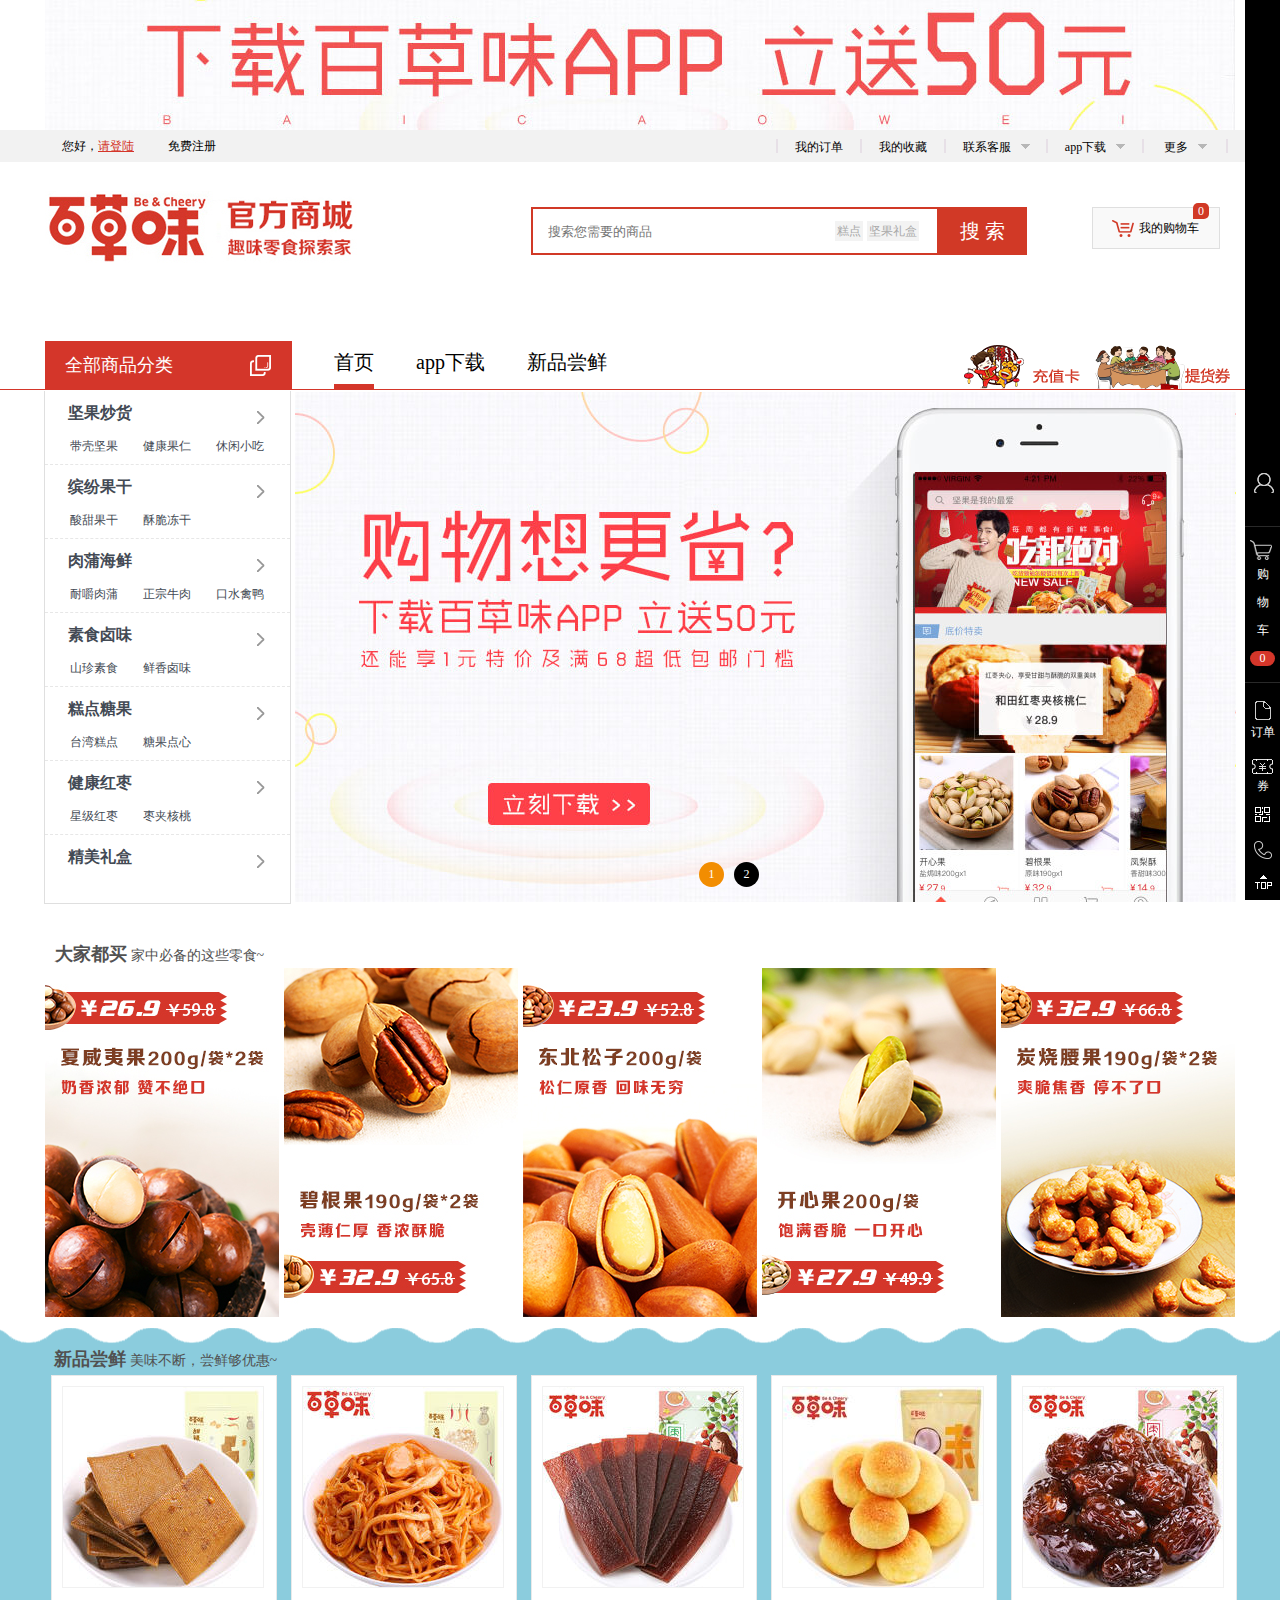
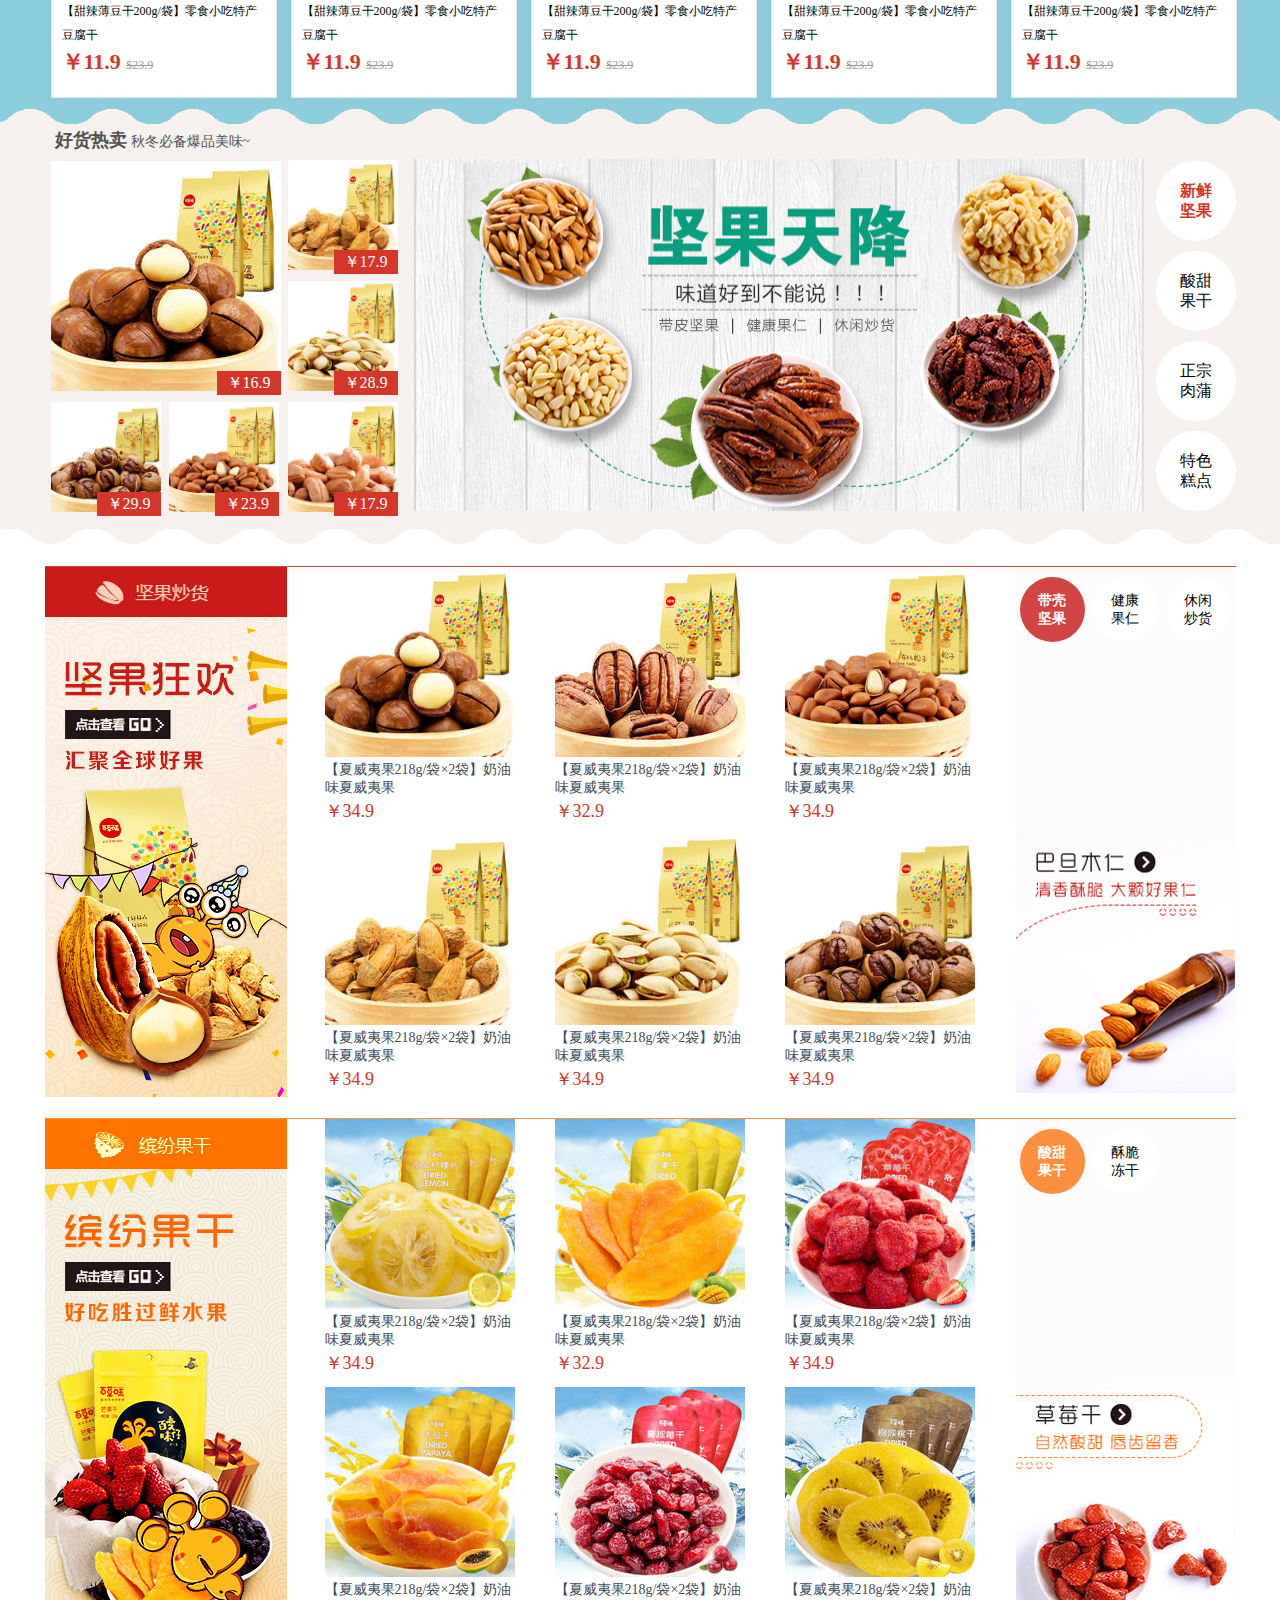
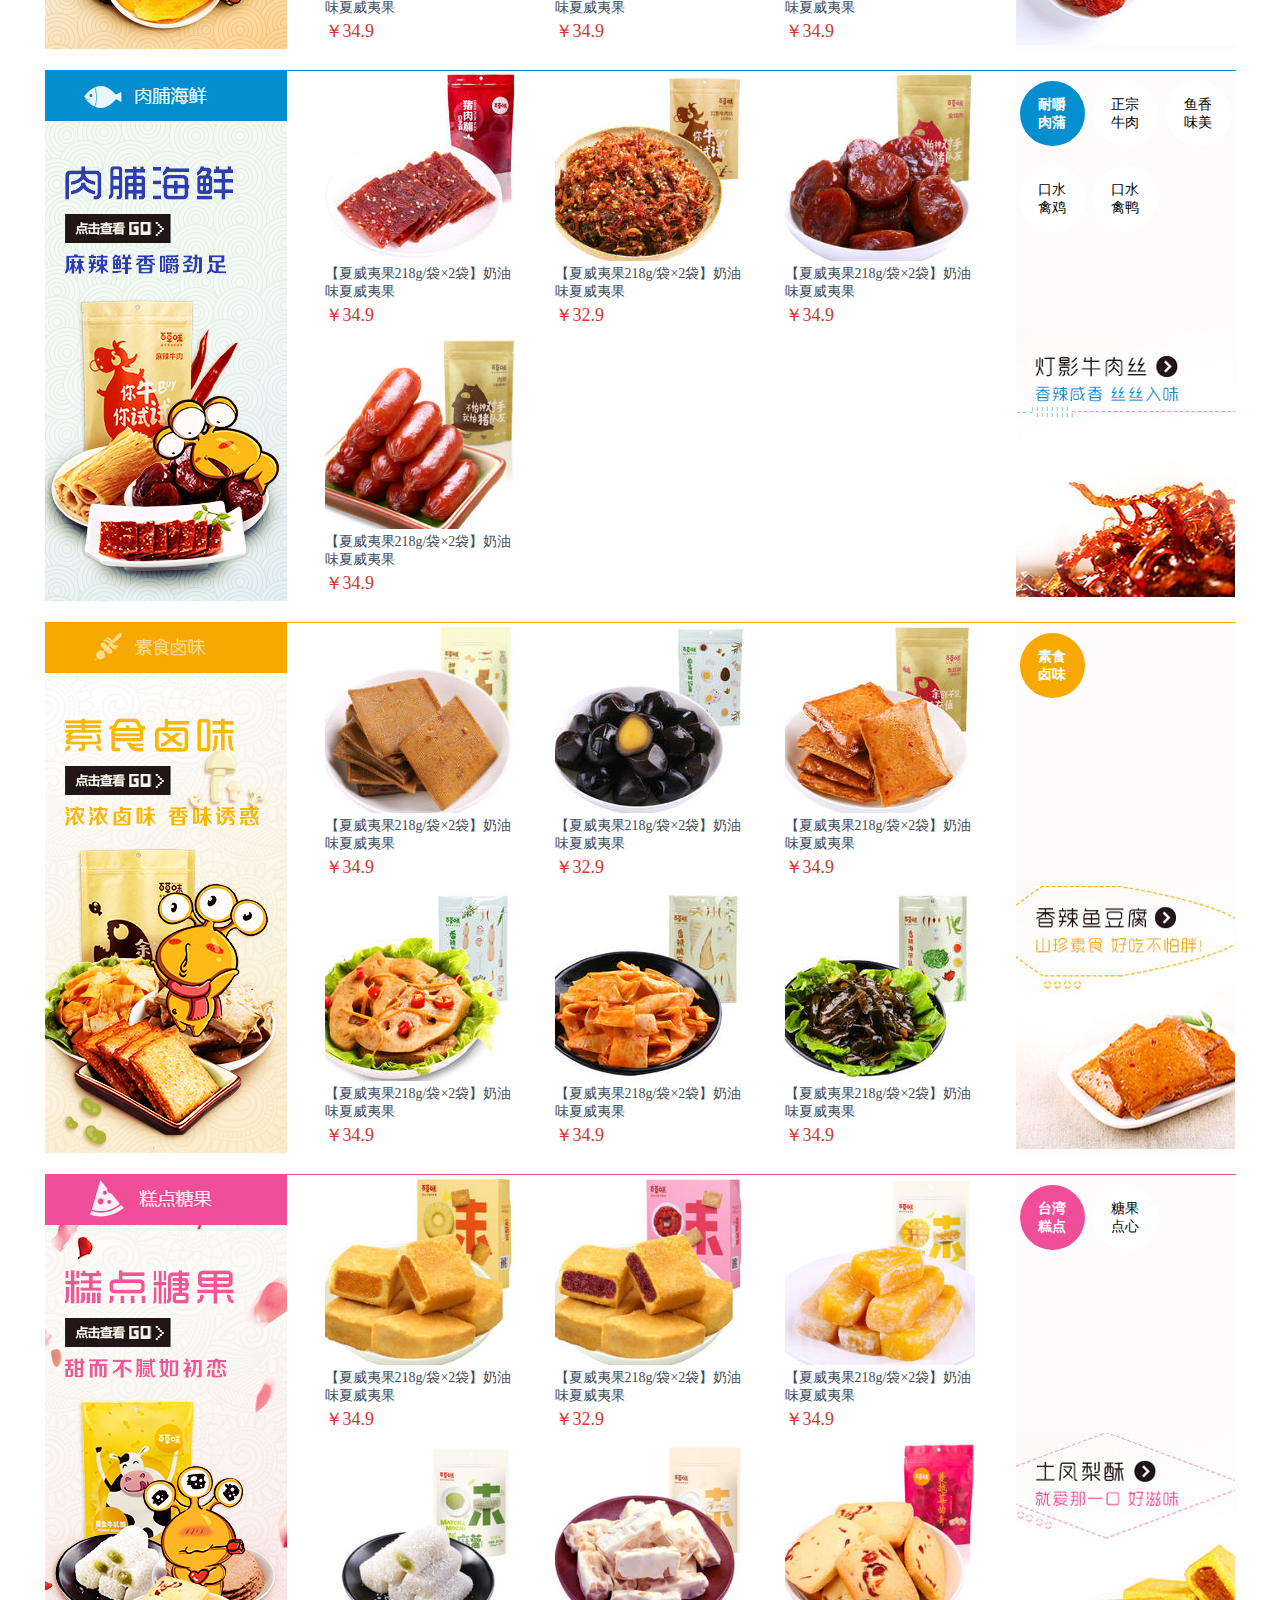
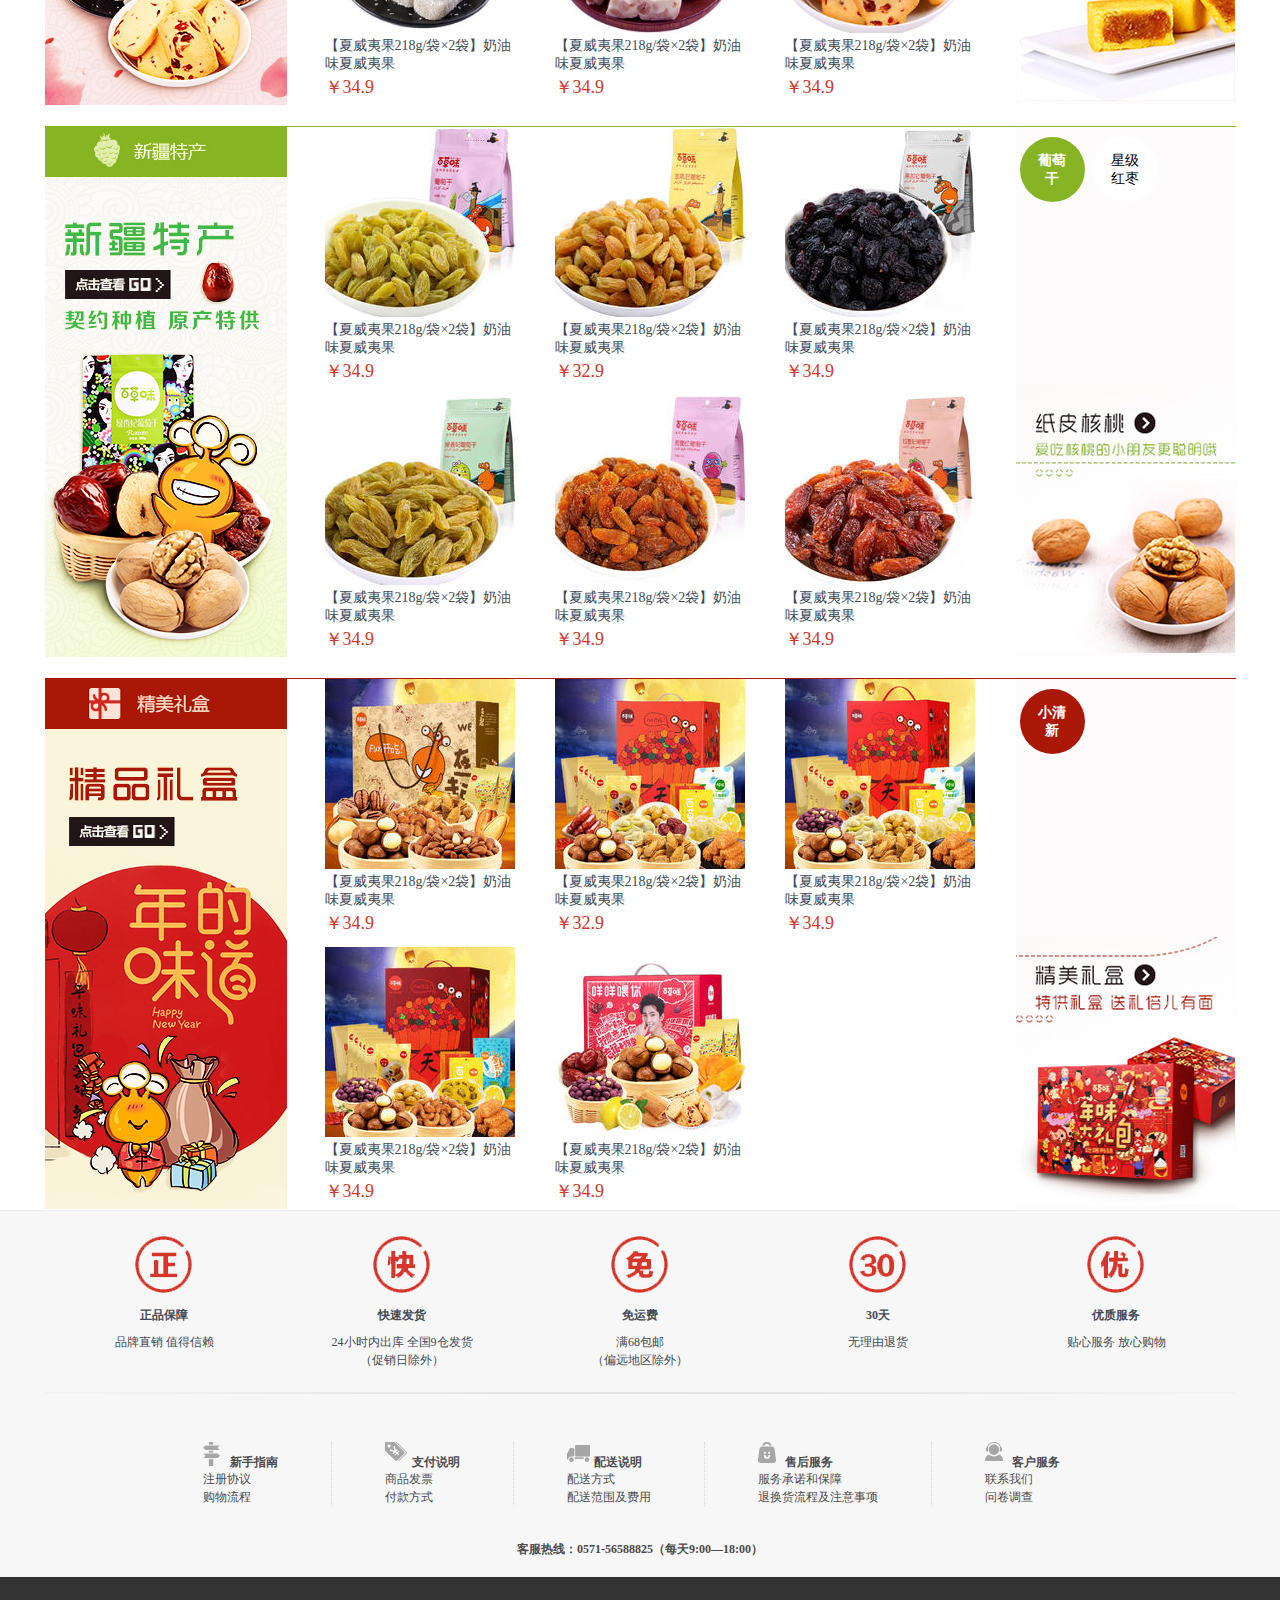
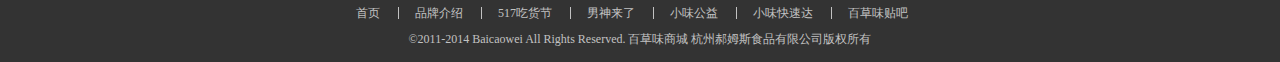
<file: index.html>
<!DOCTYPE html>
<html lang="en">
<head>
	<meta name="baidu-site-verification" content="Mb16pUFyH0" />
    <meta charset="utf-8"/>
    <title>百草味官方商城—趣味零食探索家丨百草味官网</title>
    <meta name="Keywords" content="百草味,百草味官网,百草味官方商城,零食,坚果,干果,炒货,果干,特产,夏威夷果,碧根果,进口零食"/>
    <meta name="Description" content="百草味官方商城是百草味互联网平台唯一官方独立商城，在线销售坚果炒货、肉脯海鲜、水果果干、新疆特产、进口食品等美味零食，历经12年的发展，2011年百草味被评为浙江省优秀特许品牌，2012年被评为中国连锁经营金麒麟之最具成长力品牌，2013年被评为浙江省消费者最满意品牌。"/>
</head>
<link rel="stylesheet" href="css/reset.css">
<link rel="stylesheet" href="css/common.css">
<link rel="stylesheet" href="css/index.css">
<script src="assets/jquery-1.12.0.js"></script>
<script src="js/common.js"></script>
<script src="js/index.js"></script>
<body>
	<!-- top -->
	<div class="topBanner">
		<a href="#" target="_blank">
			<img src="img/index/topBanner0.jpg" alt="">
		</a>
	</div>

	<!-- nav -->
	<div class="navWrap">
		<div class="nav">
			<p class="firstline">您好，<span><a href="html/register.html">请登陆</a></span></p>
			<p class="freeToLogin"><a href="html/login.html">免费注册</a></p>
			<ul>
				<li><a href="#" class="navlist">我的订单</a></li>
				<li><a href="#" class="navlist">我的收藏</a></li>
				<li class="box">
					<a href="#" class="contactService">联系客服<span></span></a>
					<div class="serviceBox">
						<p>联系客服<span></span></p>
						<p class="teleNum">0571-56588825</p>
						<p>电话咨询</p>
					</div>
				</li>
				
				<li class="box">
					<a href="#" class="appDownload">app下载<span></span></a>
					<div class="appDownloadBox">
						<p>app下载<span></span></p>
						<img src="img/index/app_code300.png" alt="">
					</div>
				</li>
				<li class="box">
					<a href="#" class="more">更多<span></span></a>
					<div class="moreBox">
						<p>更多<span></span></p>
						<ul>
							<li><a href="#">收藏本站</a></li>
							<li><a href="#">新浪微博</a></li>
							<li><a href="#">百度贴吧</a></li>
						</ul>	
					</div>
				</li>
			</ul>	
		</div>
	</div>


	<!-- logo -->
	<div class="logoWrap">
		<div class="logo">
			<a href="index.html"><img src="img/index/logo.jpg" alt="" class="logoImg"></a>
			<div class="searchDiv">
				<input type="text" placeholder="搜索您需要的商品" class="searchBox">
				<span class="first">糕点</span>
				<span class="second">坚果礼盒</span>
				<input type="button" value="搜 索" class="search">	
			</div>
			<div class="shoppingcart">
				<span class="shoppingIcon"></span>
				<a href="html/cart.html">我的购物车</a>
				<span class="counts acounts">0</span>
			</div>	
		</div>
	</div>

	
	<!-- Banner -->
	<div class="bannerWrap">
		<div class="bannerTopWrap">
			<div class="bannerTop">
				<div class="bannerList">
					<div class="allClassfy">
						全部商品分类
					</div>
					<ul>
						<li id="active"><a href="index.html">首页</a></li>
						<li><a href="#">app下载</a></li>
						<li><a href="#">新品尝鲜</a></li>
					</ul>
					<span class="borderSpan"></span>
					<div class="cards">
						<a href="#" class="czcard"><span ></span></a>
						<a href="#" class="thcard"><span></span></a>
					</div>
					
				</div>
			</div>	
		</div>

		<!-- 下半部分Banner -->
		<div class="bannerMain">
			<div class="classify">
				<div class="menu1 menus">
					<h3><a href="#">坚果炒货</a></h3>
					<span></span>
					<ul class="leftList">
						<li><a href="#">带壳坚果</a></li>
						<li><a href="#">健康果仁</a></li>
						<li><a href="#">休闲小吃</a></li>
					</ul>
					
				</div>
				<div class="menu2 menus">
					<h3><a href="#">缤纷果干</a></h3>
					<span></span>
					<ul class="leftList">
						<li><a href="#">酸甜果干</a></li>
						<li><a href="#">酥脆冻干</a></li>
					</ul>
					
				</div>
				<div class="menu3 menus">
					<h3><a href="#">肉蒲海鲜</a></h3>
					<span></span>
					<ul class="leftList">
						<li><a href="#">耐嚼肉蒲</a></li>
						<li><a href="#">正宗牛肉</a></li>
						<li><a href="#">口水禽鸭</a></li>
					</ul>
					
				</div>
				<div class="menu4 menus">
					<h3><a href="#">素食卤味</a></h3>
					<span></span>
					<ul class="leftList">
						<li><a href="#">山珍素食</a></li>
						<li><a href="#">鲜香卤味</a></li>
					</ul>
					
				</div>
				<div class="menu5 menus">
					<h3><a href="#">糕点糖果</a></h3>
					<span></span>
					<ul class="leftList">
						<li><a href="#">台湾糕点</a></li>
						<li><a href="#">糖果点心</a></li>
					</ul>
					
				</div>
				<div class="menu6 menus">
					<h3><a href="#">健康红枣</a></h3>
					<span></span>
					<ul class="leftList">
						<li><a href="#">星级红枣</a></li>
						<li><a href="#">枣夹核桃</a></li>
					</ul>
					
				</div>
				<div class="menu7 menus">
					<h3><a href="#">精美礼盒</a></h3>
					<span></span>
					
				</div>
			</div>

			<div class="boxes">
				<div class="hideBox hideBox1">
					<h3>带壳坚果</h3>
					<ul>
						<li><a href="#">碧根果</a></li>
						<li><a href="#">巴旦木</a></li>
						<li><a href="#">夏威夷果</a></li>
						<li><a href="#">巴西松子</a></li>
						<li><a href="#">开心果</a></li>
						<li><a href="#">手剥山核桃</a></li><br><br>
						<li><a href="#">小白杏</a></li>
						<li><a href="#">红松子</a></li>
						<li><a href="#">诸暨香榧</a></li>
						<li><a href="#">东北松子</a></li>
						<li><a href="#">榛子</a></li>
						<li><a href="#">黑珍珠山核桃</a></li>
					</ul>
					<h3>健康果仁</h3>
					<ul>
						<li><a href="#">炭烧腰果</a></li>
						<li><a href="#">盐焗腰果</a></li>
						<li><a href="#">带皮腰果</a></li>
						<li><a href="#">巴旦木仁</a></li>
						<li><a href="#">松子仁</a></li>
						<li><a href="#">大山核桃仁</a></li><br><br>
						<li><a href="#">山核桃仁</a></li>
						<li><a href="#">琥珀桃仁</a></li>
						<li><a href="#">碧根果仁</a></li>
						<li><a href="#">夏威夷果仁</a></li>
						<li><a href="#">香酥杏仁</a></li>
					</ul>
					<h3>休闲小吃</h3>
					<ul>
						<li><a href="#"></a>黑皮花生</li>
						<li><a href="#">黑芸豆</a></li>
						<li><a href="#">奶油花生</a></li>
						<li><a href="#">多味花生</a></li>
						<li><a href="#">熟板栗仁</a></li>
						<li><a href="#">珍珠莲子</a></li><br><br>
						<li><a href="#">南瓜子</a></li>
						<li><a href="#">白芸豆</a></li>
						<li><a href="#">蟹黄蚕豆</a></li>
						<li><a href="#">蟹黄青豆</a></li>
						<li><a href="#">笑口板栗</a></li>
						<li><a href="#">奶油黄金豆</a></li><br><br>
						<li><a href="#">蟹黄瓜子仁</a></li>
						<li><a href="#">原味薯条</a></li>
						<li><a href="#">番茄味薯条</a></li>
						<li><a href="#">盐焗兰花豆</a></li>
						<li><a href="#">盐焗花生米</a></li><br><br>
						<li><a href="#">话梅西瓜子</a></li>
						<li><a href="#">五香葵花籽</a></li>
						<li><a href="#">奶油葵花籽</a></li>
						<li><a href="#">牛肉味兰花豆</a></li>
						<li><a href="#">香辣味薯条</a></li><br><br>
						<li><a href="#">蒜香青豆</a></li>
						<li><a href="#">蜂蜜黄油味薯条</a></li>
					</ul>
					<h3>新疆核桃</h3>
					<ul>
						<li><a href="#">纸皮核桃</a></li>
						<li><a href="#">薄皮核桃</a></li>
					</ul>
				</div>
				<div class="hideBox">
					<h3>带壳坚果</h3>
					<ul>
						<li><a href="#">碧根果</a></li>
						<li><a href="#">巴旦木</a></li>
						<li><a href="#">夏威夷果</a></li>
						<li><a href="#">巴西松子</a></li>
						<li><a href="#">开心果</a></li>
						<li><a href="#">手剥山核桃</a></li><br><br>
						<li><a href="#">小白杏</a></li>
						<li><a href="#">红松子</a></li>
						<li><a href="#">诸暨香榧</a></li>
						<li><a href="#">东北松子</a></li>
						<li><a href="#">榛子</a></li>
						<li><a href="#">黑珍珠山核桃</a></li>
					</ul>
					<h3>健康果仁</h3>
					<ul>
						<li><a href="#">炭烧腰果</a></li>
						<li><a href="#">盐焗腰果</a></li>
						<li><a href="#">带皮腰果</a></li>
						<li><a href="#">巴旦木仁</a></li>
						<li><a href="#">松子仁</a></li>
						<li><a href="#">大山核桃仁</a></li><br><br>
						<li><a href="#">山核桃仁</a></li>
						<li><a href="#">琥珀桃仁</a></li>
						<li><a href="#">碧根果仁</a></li>
						<li><a href="#">夏威夷果仁</a></li>
						<li><a href="#">香酥杏仁</a></li>
					</ul>
					<h3>休闲小吃</h3>
					<ul>
						<li><a href="#"></a>黑皮花生</li>
						<li><a href="#">黑芸豆</a></li>
						<li><a href="#">奶油花生</a></li>
						<li><a href="#">多味花生</a></li>
						<li><a href="#">熟板栗仁</a></li>
						<li><a href="#">珍珠莲子</a></li><br><br>
						<li><a href="#">南瓜子</a></li>
						<li><a href="#">白芸豆</a></li>
						<li><a href="#">蟹黄蚕豆</a></li>
						<li><a href="#">蟹黄青豆</a></li>
						<li><a href="#">笑口板栗</a></li><br><br>
						<li><a href="#">奶油黄金豆</a></li>
						<li><a href="#">蟹黄瓜子仁</a></li>
					</ul>
					<h3>新疆核桃</h3>
					<ul>
						<li><a href="#">纸皮核桃</a></li>
						<li><a href="#">薄皮核桃</a></li>
					</ul>
				</div>
				<div class="hideBox">
					<h3>带壳坚果</h3>
					<ul>
						<li><a href="#">碧根果</a></li>
						<li><a href="#">巴旦木</a></li>
						<li><a href="#">夏威夷果</a></li>
						<li><a href="#">巴西松子</a></li>
						<li><a href="#">开心果</a></li>
						<li><a href="#">手剥山核桃</a></li><br><br>
						<li><a href="#">小白杏</a></li>
						<li><a href="#">红松子</a></li>
						<li><a href="#">诸暨香榧</a></li>
						<li><a href="#">东北松子</a></li>
						<li><a href="#">榛子</a></li>
						<li><a href="#">黑珍珠山核桃</a></li>
					</ul>
					<h3>健康果仁</h3>
					<ul>
						<li><a href="#">炭烧腰果</a></li>
						<li><a href="#">盐焗腰果</a></li>
						<li><a href="#">带皮腰果</a></li>
						<li><a href="#">巴旦木仁</a></li>
						<li><a href="#">松子仁</a></li>
						<li><a href="#">大山核桃仁</a></li><br><br>
						<li><a href="#">山核桃仁</a></li>
						<li><a href="#">琥珀桃仁</a></li>
						<li><a href="#">碧根果仁</a></li>
						<li><a href="#">夏威夷果仁</a></li>
						<li><a href="#">香酥杏仁</a></li>
					</ul>
					<h3>新疆核桃</h3>
					<ul>
						<li><a href="#">纸皮核桃</a></li>
						<li><a href="#">薄皮核桃</a></li>
					</ul>
				</div>
				<div class="hideBox">
					<h3>带壳坚果</h3>
					<ul>
						<li><a href="#">碧根果</a></li>
						<li><a href="#">巴旦木</a></li>
						<li><a href="#">夏威夷果</a></li>
						<li><a href="#">巴西松子</a></li>
						<li><a href="#">开心果</a></li>
						<li><a href="#">手剥山核桃</a></li><br><br>
						<li><a href="#">小白杏</a></li>
						<li><a href="#">红松子</a></li>
						<li><a href="#">诸暨香榧</a></li>
						<li><a href="#">东北松子</a></li>
						<li><a href="#">榛子</a></li>
						<li><a href="#">黑珍珠山核桃</a></li>
					</ul>
					<h3>健康果仁</h3>
					<ul>
						<li><a href="#">炭烧腰果</a></li>
						<li><a href="#">盐焗腰果</a></li>
						<li><a href="#">带皮腰果</a></li>
						<li><a href="#">巴旦木仁</a></li>
						<li><a href="#">松子仁</a></li>
						<li><a href="#">大山核桃仁</a></li><br><br>
						<li><a href="#">山核桃仁</a></li>
						<li><a href="#">琥珀桃仁</a></li>
						<li><a href="#">碧根果仁</a></li>
						<li><a href="#">夏威夷果仁</a></li>
						<li><a href="#">香酥杏仁</a></li>
					</ul>
				</div>
				<div class="hideBox">
					<h3>带壳坚果</h3>
					<ul>
						<li><a href="#">碧根果</a></li>
						<li><a href="#">巴旦木</a></li>
						<li><a href="#">夏威夷果</a></li>
						<li><a href="#">巴西松子</a></li>
						<li><a href="#">开心果</a></li>
						<li><a href="#">手剥山核桃</a></li><br><br>
						<li><a href="#">小白杏</a></li>
						<li><a href="#">红松子</a></li>
						<li><a href="#">诸暨香榧</a></li>
						<li><a href="#">东北松子</a></li>
						<li><a href="#">榛子</a></li>
						<li><a href="#">黑珍珠山核桃</a></li>
					</ul>
					<h3>新疆核桃</h3>
					<ul>
						<li><a href="#">纸皮核桃</a></li>
						<li><a href="#">薄皮核桃</a></li>
					</ul>
				</div>
				<div class="hideBox">
					<h3>带壳坚果</h3>
					<ul>
						<li><a href="#">碧根果</a></li>
						<li><a href="#">巴旦木</a></li>
						<li><a href="#">夏威夷果</a></li>
						<li><a href="#">巴西松子</a></li>
						<li><a href="#">开心果</a></li>
						<li><a href="#">手剥山核桃</a></li><br><br>
						<li><a href="#">黑珍珠山核桃</a></li>
					</ul>
					<h3>健康果仁</h3>
					<ul>
						<li><a href="#">炭烧腰果</a></li>
						<li><a href="#">盐焗腰果</a></li>
						<li><a href="#">带皮腰果</a></li>
						<li><a href="#">巴旦木仁</a></li>
						<li><a href="#">松子仁</a></li>
						<li><a href="#">大山核桃仁</a></li><br><br>
						<li><a href="#">山核桃仁</a></li>
					</ul>
					<h3>新疆核桃</h3>
					<ul>
						<li><a href="#">纸皮核桃</a></li>
						<li><a href="#">薄皮核桃</a></li>
					</ul>
				</div>
				<div class="hideBox">
					<h3>带壳坚果</h3>
					<ul>
						<li><a href="#">碧根果</a></li>
						<li><a href="#">巴旦木</a></li>
						<li><a href="#">夏威夷果</a></li>
						<li><a href="#">巴西松子</a></li>
						<li><a href="#">开心果</a></li>
						<li><a href="#">手剥山核桃</a></li><br><br>
						<li><a href="#">小白杏</a></li>
						<li><a href="#">红松子</a></li>
					</ul>
				</div>
			</div>
			<div class="bannerPic">
				<a href="#" class="banner1"></a>
				<a href="html/euro.html" class="banner2"></a>
				<div class="one num">1</div>
				<div class="two num">2</div>
			</div>
		</div>
	</div>
	

	<!-- 1F大家都买，家中必备粮食 -->
	<div class="necessarySnacks">
		<h3 class="title1">大家都买<span>家中必备的这些零食~</span></h3>
		<ul>
			<li><a href="proDetail.html"><img src="img/index/floor1-1.jpg" alt=""></a></li>
			<li><a href="#"><img src="img/index/floor1-2.jpg" alt=""></a></li>
			<li><a href="#"><img src="img/index/floor1-3.jpg" alt=""></a></li>
			<li><a href="#"><img src="img/index/floor1-4.jpg" alt=""></a></li>
			<li><a href="#"><img src="img/index/floor1-5.jpg" alt=""></a></li>
		</ul>
	</div>

	<!-- 2F新品尝鲜 -->
	<div class="newToTry">
		<div class="bg1"></div>
		<div class="newToTryWrap">
			<div class="try">
				<h3 class="title1">新品尝鲜<span>美味不断，尝鲜够优惠~</span></h3>
				<ul>
					<li>
						<a href="#"><img src="img/index/try1.jpg" alt=""></a>
						<p class="proName">【甜辣薄豆干200g/袋】零食小吃特产豆腐干</p>
						<p class="price">￥11.9 <span>$23.9</span></p>
					</li>
					<li>
						<a href="#"><img src="img/index/try2.jpg" alt=""></a>
						<p class="proName">【甜辣薄豆干200g/袋】零食小吃特产豆腐干</p>
						<p class="price">￥11.9 <span>$23.9</span></p>
					</li>
					<li>
						<a href="#"><img src="img/index/try3.jpg" alt=""></a>
						<p class="proName">【甜辣薄豆干200g/袋】零食小吃特产豆腐干</p>
						<p class="price">￥11.9 <span>$23.9</span></p>
					</li>
					<li>
						<a href="#"><img src="img/index/try4.jpg" alt=""></a>
						<p class="proName">【甜辣薄豆干200g/袋】零食小吃特产豆腐干</p>
						<p class="price">￥11.9 <span>$23.9</span></p>
					</li>
					<li>
						<a href="#"><img src="img/index/try5.jpg" alt=""></a>
						<p class="proName">【甜辣薄豆干200g/袋】零食小吃特产豆腐干</p>
						<p class="price">￥11.9 <span>$23.9</span></p>
					</li>
				</ul>
			</div>
		</div>
		<div class="bg2"></div>
	</div>

	<!-- 3F好货热卖 -->
	<div class="goodSellingWrap">
		<div class="goodSelling">
			<div class="freshNuts">
				<h3 class="title1">好货热卖<span>秋冬必备爆品美味~</span></h3>
				<table cellspacing="5" class="gooodSellTable">
					<tr>
						<td colspan="2" rowspan="2"><a href="#"><img src="img/index/floor3-1.jpg" alt="" class="big"><span class="tablePrice">￥16.9</span></a></td>
						<td><a href="#"><img src="img/index/floor3-2.jpg" alt=""><span class="tablePrice">￥17.9</span></a></td>
					</tr>
					<tr>
						<td><a href="#"><img src="img/index/floor3-3.jpg" alt=""><span class="tablePrice">￥28.9</span></a></td>
					</tr>
					<tr>
						<td><a href="#"><img src="img/index/floor3-4.jpg" alt=""><span class="tablePrice">￥29.9</span></a></td>
						<td><a href="#"><img src="img/index/floor3-5.jpg" alt=""><span class="tablePrice">￥23.9</span></a></td>
						<td><a href="#"><img src="img/index/floor3-6.jpg" alt=""><span class="tablePrice">￥17.9</span></a></td>
					</tr>
				</table>
				<a href="#" class="floor3"><img src="img/index/floor3-r0.jpg" alt=""></a>
			</div>

			<div class="sweetDriedFruits">
				<h3 class="title1">好货热卖<span>秋冬必备爆品美味~</span></h3>
				<table cellspacing="5" class="gooodSellTable">
					<tr>
						<td colspan="2" rowspan="2"><a href="#"><img src="img/index/fruit1.jpg" alt="" class="big"><span class="tablePrice">￥16.9</span></a></td>
						<td><a href="#"><img src="img/index/fruit2.jpg" alt=""><span class="tablePrice">￥17.9</span></a></td>
					</tr>
					<tr>
						<td><a href="#"><img src="img/index/fruit3.jpg" alt=""><span class="tablePrice">￥28.9</span></a></td>
					</tr>
					<tr>
						<td><a href="#"><img src="img/index/fruit4.jpg" alt=""><span class="tablePrice">￥29.9</span></a></td>
						<td><a href="#"><img src="img/index/fruit5.jpg" alt=""><span class="tablePrice">￥23.9</span></a></td>
						<td><a href="#"><img src="img/index/fruit6.jpg" alt=""><span class="tablePrice">￥17.9</span></a></td>
					</tr>
				</table>
				<a href="#" class="floor3"><img src="img/index/floor3-r1.jpg" alt=""></a>
			</div>

			<div class="realMeat">
				<h3 class="title1">好货热卖<span>秋冬必备爆品美味~</span></h3>
				<table cellspacing="5" class="gooodSellTable">
					<tr>
						<td colspan="2" rowspan="2"><a href="#"><img src="img/index/meat1.jpg" alt="" class="big"><span class="tablePrice">￥16.9</span></a></td>
						<td><a href="#"><img src="img/index/meat2.jpg" alt=""><span class="tablePrice">￥17.9</span></a></td>
					</tr>
					<tr>
						<td><a href="#"><img src="img/index/meat3.jpg" alt=""><span class="tablePrice">￥28.9</span></a></td>
					</tr>
					<tr>
						<td><a href="#"><img src="img/index/meat4.jpg" alt=""><span class="tablePrice">￥29.9</span></a></td>
						<td><a href="#"><img src="img/index/meat5.jpg" alt=""><span class="tablePrice">￥23.9</span></a></td>
						<td><a href="#"><img src="img/index/meat6.jpg" alt=""><span class="tablePrice">￥17.9</span></a></td>
					</tr>
				</table>
				<a href="#" class="floor3"><img src="img/index/floor3-r2.jpg" alt=""></a>
			</div>

			<div class="characteristicCake">
				<h3 class="title1">好货热卖<span>秋冬必备爆品美味~</span></h3>
				<table cellspacing="5" class="gooodSellTable">
					<tr>
						<td colspan="2" rowspan="2"><a href="#"><img src="img/index/cake1.jpg" alt="" class="big"><span class="tablePrice">￥16.9</span></a></td>
						<td><a href="#"><img src="img/index/cake2.jpg" alt=""><span class="tablePrice">￥17.9</span></a></td>
					</tr>
					<tr>
						<td><a href="#"><img src="img/index/cake3.jpg" alt=""><span class="tablePrice">￥28.9</span></a></td>
					</tr>
					<tr>
						<td><a href="#"><img src="img/index/cake4.jpg" alt=""><span class="tablePrice">￥29.9</span></a></td>
						<td><a href="#"><img src="img/index/cake5.jpg" alt=""><span class="tablePrice">￥23.9</span></a></td>
						<td><a href="#"><img src="img/index/cake6.jpg" alt=""><span class="tablePrice">￥17.9</span></a></td>
					</tr>
				</table>
				<a href="#" class="floor3"><img src="img/index/floor3-r3.jpg" alt=""></a>
			</div>

			<ul class="F3rightBtn">
				<li><a href="#">新鲜坚果</a></li>
				<li><a href="#">酸甜果干</a></li>
				<li><a href="#">正宗肉蒲</a></li>
				<li><a href="#">特色糕点</a></li>
			</ul>
		</div>
		<div class="bg3"></div>
	</div>

	<!-- 4F坚果炒货 -->
	<div class="contents nuts">
		<a href="#" class="titleName"><img src="img/index/floor4.jpg" alt=""></a>

		<div class="listOfGoods">
			<!-- 带壳坚果 -->
			<div class="shelledNuts foods">
				<div class="bd">
					<ul class="lists">
						<li>
							<a href="#"><img src="img/index/floor3-1.jpg" alt=""></a>
							<p class="listTitle"><a href="#">【夏威夷果218g/袋&times;2袋】奶油味夏威夷果</a></p>
							<p class="listPrices">￥34.9</p>
						</li>
						<li>
							<a href="#"><img src="img/index/f4-1-2.jpg" alt=""></a>
							<p class="listTitle"><a href="#">【夏威夷果218g/袋&times;2袋】奶油味夏威夷果</a></p>
							<p class="listPrices">￥32.9</p>
						</li>
						<li>
							<a href="#"><img src="img/index/floor3-5.jpg" alt=""></a>
							<p class="listTitle"><a href="#">【夏威夷果218g/袋&times;2袋】奶油味夏威夷果</a></p>
							<p class="listPrices">￥34.9</p>
						</li>
						<li>
							<a href="#"><img src="img/index/floor3-2.jpg" alt=""></a>
							<p class="listTitle"><a href="#">【夏威夷果218g/袋&times;2袋】奶油味夏威夷果</a></p>
							<p class="listPrices">￥34.9</p>
						</li>
						<li>
							<a href="#"><img src="img/index/floor3-3.jpg" alt=""></a>
							<p class="listTitle"><a href="#">【夏威夷果218g/袋&times;2袋】奶油味夏威夷果</a></p>
							<p class="listPrices">￥34.9</p>
						</li>
						<li>
							<a href="#"><img src="img/index/floor3-4.jpg" alt=""></a>
							<p class="listTitle"><a href="#">【夏威夷果218g/袋&times;2袋】奶油味夏威夷果</a></p>
							<p class="listPrices">￥34.9</p>
						</li>
					</ul>
				</div>
			</div>
			
			<!-- 健康果仁 -->
			<div class="healthNut foods">
				<div class="bd">
					<ul class="lists">
						<li>
							<a href="#"><img src="img/index/health1.jpg" alt=""></a>
							<p class="listTitle"><a href="#">【夏威夷果218g/袋&times;2袋】奶油味夏威夷果</a></p>
							<p class="listPrices">￥34.9</p>
						</li>
						<li>
							<a href="#"><img src="img/index/health2.jpg" alt=""></a>
							<p class="listTitle"><a href="#">【夏威夷果218g/袋&times;2袋】奶油味夏威夷果</a></p>
							<p class="listPrices">￥32.9</p>
						</li>
						<li>
							<a href="#"><img src="img/index/health3.jpg" alt=""></a>
							<p class="listTitle"><a href="#">【夏威夷果218g/袋&times;2袋】奶油味夏威夷果</a></p>
							<p class="listPrices">￥34.9</p>
						</li>
						<li>
							<a href="#"><img src="img/index/health4.jpg" alt=""></a>
							<p class="listTitle"><a href="#">【夏威夷果218g/袋&times;2袋】奶油味夏威夷果</a></p>
							<p class="listPrices">￥34.9</p>
						</li>
						<li>
							<a href="#"><img src="img/index/health5.jpg" alt=""></a>
							<p class="listTitle"><a href="#">【夏威夷果218g/袋&times;2袋】奶油味夏威夷果</a></p>
							<p class="listPrices">￥34.9</p>
						</li>
						<li>
							<a href="#"><img src="img/index/health6.jpg" alt=""></a>
							<p class="listTitle"><a href="#">【夏威夷果218g/袋&times;2袋】奶油味夏威夷果</a></p>
							<p class="listPrices">￥34.9</p>
						</li>
					</ul>
				</div>
			</div>

			<!-- 休闲炒货 -->
			<div class="leisureFood foods">
				<div class="bd">
					<ul class="lists">
						<li>
							<a href="#"><img src="img/index/leisure1.jpg" alt=""></a>
							<p class="listTitle"><a href="#">【夏威夷果218g/袋&times;2袋】奶油味夏威夷果</a></p>
							<p class="listPrices">￥34.9</p>
						</li>
						<li>
							<a href="#"><img src="img/index/leisure2.jpg" alt=""></a>
							<p class="listTitle"><a href="#">【夏威夷果218g/袋&times;2袋】奶油味夏威夷果</a></p>
							<p class="listPrices">￥32.9</p>
						</li>
						<li>
							<a href="#"><img src="img/index/leisure3.jpg" alt=""></a>
							<p class="listTitle"><a href="#">【夏威夷果218g/袋&times;2袋】奶油味夏威夷果</a></p>
							<p class="listPrices">￥34.9</p>
						</li>
						<li>
							<a href="#"><img src="img/index/leisure4.jpg" alt=""></a>
							<p class="listTitle"><a href="#">【夏威夷果218g/袋&times;2袋】奶油味夏威夷果</a></p>
							<p class="listPrices">￥34.9</p>
						</li>
						<li>
							<a href="#"><img src="img/index/leisure5.jpg" alt=""></a>
							<p class="listTitle"><a href="#">【夏威夷果218g/袋&times;2袋】奶油味夏威夷果</a></p>
							<p class="listPrices">￥34.9</p>
						</li>
						<li>
							<a href="#"><img src="img/index/leisure6.jpg" alt=""></a>
							<p class="listTitle"><a href="#">【夏威夷果218g/袋&times;2袋】奶油味夏威夷果</a></p>
							<p class="listPrices">￥34.9</p>
						</li>
					</ul>
				</div>
			</div>


			<div class="labelList">
				<ul>
					<li><a href="#">带壳坚果</a></li>
					<li><a href="#">健康果仁</a></li>
					<li><a href="#">休闲炒货</a></li>
				</ul>
				<a href="#" class="bottomImg"><img src="img/index/right_bg4.jpg" alt=""></a>
			</div>
		</div>
	</div>

	<!-- 5F缤纷果干 -->
	<div class="contents colorfulFruits">
		<a href="#" class="titleName"><img src="img/index/floor5.jpg" alt=""></a>

		<div class="listOfGoods">
			<!-- 酸甜果干 -->
			<div class="sweetAndSort foods">
				<div class="bd">
					<ul class="lists">
						<li>
							<a href="#"><img src="img/index/fruit4.jpg" alt=""></a>
							<p class="listTitle"><a href="#">【夏威夷果218g/袋&times;2袋】奶油味夏威夷果</a></p>
							<p class="listPrices">￥34.9</p>
						</li>
						<li>
							<a href="#"><img src="img/index/fruit2.jpg" alt=""></a>
							<p class="listTitle"><a href="#">【夏威夷果218g/袋&times;2袋】奶油味夏威夷果</a></p>
							<p class="listPrices">￥32.9</p>
						</li>
						<li>
							<a href="#"><img src="img/index/fruit1.jpg" alt=""></a>
							<p class="listTitle"><a href="#">【夏威夷果218g/袋&times;2袋】奶油味夏威夷果</a></p>
							<p class="listPrices">￥34.9</p>
						</li>
						<li>
							<a href="#"><img src="img/index/fruit3.jpg" alt=""></a>
							<p class="listTitle"><a href="#">【夏威夷果218g/袋&times;2袋】奶油味夏威夷果</a></p>
							<p class="listPrices">￥34.9</p>
						</li>
						<li>
							<a href="#"><img src="img/index/fruit7.jpg" alt=""></a>
							<p class="listTitle"><a href="#">【夏威夷果218g/袋&times;2袋】奶油味夏威夷果</a></p>
							<p class="listPrices">￥34.9</p>
						</li>
						<li>
							<a href="#"><img src="img/index/fruit8.jpg" alt=""></a>
							<p class="listTitle"><a href="#">【夏威夷果218g/袋&times;2袋】奶油味夏威夷果</a></p>
							<p class="listPrices">￥34.9</p>
						</li>
					</ul>
				</div>
			</div>
			
			<!-- 酥脆冻干 -->
			<div class="freezeDried foods">
				<div class="bd">
					<ul class="lists">
						<li>
							<a href="#"><img src="img/index/freeze1.jpg" alt=""></a>
							<p class="listTitle"><a href="#">【夏威夷果218g/袋&times;2袋】奶油味夏威夷果</a></p>
							<p class="listPrices">￥34.9</p>
						</li>
						<li>
							<a href="#"><img src="img/index/freeze2.jpg" alt=""></a>
							<p class="listTitle"><a href="#">【夏威夷果218g/袋&times;2袋】奶油味夏威夷果</a></p>
							<p class="listPrices">￥32.9</p>
						</li>
						<li>
							<a href="#"><img src="img/index/freeze3.jpg" alt=""></a>
							<p class="listTitle"><a href="#">【夏威夷果218g/袋&times;2袋】奶油味夏威夷果</a></p>
							<p class="listPrices">￥34.9</p>
						</li>
						<li>
							<a href="#"><img src="img/index/freeze4.jpg" alt=""></a>
							<p class="listTitle"><a href="#">【夏威夷果218g/袋&times;2袋】奶油味夏威夷果</a></p>
							<p class="listPrices">￥34.9</p>
						</li>
					</ul>
				</div>
			</div>


			<div class="labelList">
				<ul>
					<li><a href="#">酸甜果干</a></li>
					<li><a href="#">酥脆冻干</a></li>
				</ul>
				<a href="#" class="bottomImg"><img src="img/index/right_bg5.jpg" alt=""></a>
			</div>
		</div>
	</div>


	<!-- 6F肉蒲海鲜 -->
	<div class="contents meatAndSeafood">
		<a href="#" class="titleName"><img src="img/index/floor6.jpg" alt=""></a>
		
		<div class="listOfGoods">
			<!-- 耐嚼肉蒲 -->
			<div class="chewyMeat foods">
				<div class="bd">
					<ul class="lists">
						<li>
							<a href="#"><img src="img/index/chewy1.jpg" alt=""></a>
							<p class="listTitle"><a href="#">【夏威夷果218g/袋&times;2袋】奶油味夏威夷果</a></p>
							<p class="listPrices">￥34.9</p>
						</li>
						<li>
							<a href="#"><img src="img/index/chewy2.jpg" alt=""></a>
							<p class="listTitle"><a href="#">【夏威夷果218g/袋&times;2袋】奶油味夏威夷果</a></p>
							<p class="listPrices">￥32.9</p>
						</li>
						<li>
							<a href="#"><img src="img/index/meat4.jpg" alt=""></a>
							<p class="listTitle"><a href="#">【夏威夷果218g/袋&times;2袋】奶油味夏威夷果</a></p>
							<p class="listPrices">￥34.9</p>
						</li>
						<li>
							<a href="#"><img src="img/index/meat5.jpg" alt=""></a>
							<p class="listTitle"><a href="#">【夏威夷果218g/袋&times;2袋】奶油味夏威夷果</a></p>
							<p class="listPrices">￥34.9</p>
						</li>
					</ul>
				</div>
			</div>

			<!-- 正宗牛肉 -->
			<div class="authenticBeef foods">
				<div class="bd">
					<ul class="lists">
						<li>
							<a href="#"><img src="img/index/meat1.jpg" alt=""></a>
							<p class="listTitle"><a href="#">【夏威夷果218g/袋&times;2袋】奶油味夏威夷果</a></p>
							<p class="listPrices">￥34.9</p>
						</li>
						<li>
							<a href="#"><img src="img/index/meat2.jpg" alt=""></a>
							<p class="listTitle"><a href="#">【夏威夷果218g/袋&times;2袋】奶油味夏威夷果</a></p>
							<p class="listPrices">￥32.9</p>
						</li>
						<li>
							<a href="#"><img src="img/index/meat3.jpg" alt=""></a>
							<p class="listTitle"><a href="#">【夏威夷果218g/袋&times;2袋】奶油味夏威夷果</a></p>
							<p class="listPrices">￥34.9</p>
						</li>
						<li>
							<a href="#"><img src="img/index/meat4.jpg" alt=""></a>
							<p class="listTitle"><a href="#">【夏威夷果218g/袋&times;2袋】奶油味夏威夷果</a></p>
							<p class="listPrices">￥34.9</p>
						</li>
					</ul>
				</div>
			</div>

			<!-- 鱼香味美 -->
			<div class="fish foods">
				<div class="bd">
					<ul class="lists">
						<li>
							<a href="#"><img src="img/index/fish1.jpg" alt=""></a>
							<p class="listTitle"><a href="#">【夏威夷果218g/袋&times;2袋】奶油味夏威夷果</a></p>
							<p class="listPrices">￥34.9</p>
						</li>
						<li>
							<a href="#"><img src="img/index/fish2.jpg" alt=""></a>
							<p class="listTitle"><a href="#">【夏威夷果218g/袋&times;2袋】奶油味夏威夷果</a></p>
							<p class="listPrices">￥32.9</p>
						</li>
						<li>
							<a href="#"><img src="img/index/fish3.jpg" alt=""></a>
							<p class="listTitle"><a href="#">【夏威夷果218g/袋&times;2袋】奶油味夏威夷果</a></p>
							<p class="listPrices">￥34.9</p>
						</li>
						<li>
							<a href="#"><img src="img/index/fish4.jpg" alt=""></a>
							<p class="listTitle"><a href="#">【夏威夷果218g/袋&times;2袋】奶油味夏威夷果</a></p>
							<p class="listPrices">￥34.9</p>
						</li>
						<li>
							<a href="#"><img src="img/index/fish5.jpg" alt=""></a>
							<p class="listTitle"><a href="#">【夏威夷果218g/袋&times;2袋】奶油味夏威夷果</a></p>
							<p class="listPrices">￥34.9</p>
						</li>
						<li>
							<a href="#"><img src="img/index/fish6.jpg" alt=""></a>
							<p class="listTitle"><a href="#">【夏威夷果218g/袋&times;2袋】奶油味夏威夷果</a></p>
							<p class="listPrices">￥34.9</p>
						</li>
					</ul>
				</div>
			</div>

			<!-- 口水禽鸡 -->
			<div class="chicken foods">
				<div class="bd">
					<ul class="lists">
						<li>
							<a href="#"><img src="img/index/chicken1.jpg" alt=""></a>
							<p class="listTitle"><a href="#">【夏威夷果218g/袋&times;2袋】奶油味夏威夷果</a></p>
							<p class="listPrices">￥34.9</p>
						</li>
						<li>
							<a href="#"><img src="img/index/chicken2.jpg" alt=""></a>
							<p class="listTitle"><a href="#">【夏威夷果218g/袋&times;2袋】奶油味夏威夷果</a></p>
							<p class="listPrices">￥32.9</p>
						</li>
						<li>
							<a href="#"><img src="img/index/chicken3.jpg" alt=""></a>
							<p class="listTitle"><a href="#">【夏威夷果218g/袋&times;2袋】奶油味夏威夷果</a></p>
							<p class="listPrices">￥34.9</p>
						</li>
					</ul>
				</div>
			</div>

			<!-- 口水禽鸭 -->
			<div class="duck foods">
				<div class="bd">
					<ul class="lists">
						<li>
							<a href="#"><img src="img/index/duck1.jpg" alt=""></a>
							<p class="listTitle"><a href="#">【夏威夷果218g/袋&times;2袋】奶油味夏威夷果</a></p>
							<p class="listPrices">￥34.9</p>
						</li>
						<li>
							<a href="#"><img src="img/index/duck2.jpg" alt=""></a>
							<p class="listTitle"><a href="#">【夏威夷果218g/袋&times;2袋】奶油味夏威夷果</a></p>
							<p class="listPrices">￥32.9</p>
						</li>
						<li>
							<a href="#"><img src="img/index/duck3.jpg" alt=""></a>
							<p class="listTitle"><a href="#">【夏威夷果218g/袋&times;2袋】奶油味夏威夷果</a></p>
							<p class="listPrices">￥34.9</p>
						</li>
					</ul>
				</div>
			</div>


			<div class="labelList">
				<ul>
					<li><a href="#">耐嚼肉蒲</a></li>
					<li><a href="#">正宗牛肉</a></li>
					<li><a href="#">鱼香味美</a></li>
					<li><a href="#">口水禽鸡</a></li>
					<li><a href="#">口水禽鸭</a></li>
				</ul>
				<a href="#" class="bottomImg"><img src="img/index/right_bg6.jpg" alt=""></a>
			</div>


		</div>
	</div>

	<!-- 7F素食卤味 -->
	<div class="contents braisedFood">
		<a href="#" class="titleName"><img src="img/index/floor11.jpg" alt=""></a>
		
		<!-- 素食卤味 -->
		<div class="listOfGoods">
			<div class="VegetarianFood foods">
				<div class="bd">
						<ul class="lists">
							<li>
								<a href="#"><img src="img/index/try1.jpg" alt=""></a>
								<p class="listTitle"><a href="#">【夏威夷果218g/袋&times;2袋】奶油味夏威夷果</a></p>
								<p class="listPrices">￥34.9</p>
							</li>
							<li>
								<a href="#"><img src="img/index/braised2.jpg" alt=""></a>
								<p class="listTitle"><a href="#">【夏威夷果218g/袋&times;2袋】奶油味夏威夷果</a></p>
								<p class="listPrices">￥32.9</p>
							</li>
							<li>
								<a href="#"><img src="img/index/braised3.jpg" alt=""></a>
								<p class="listTitle"><a href="#">【夏威夷果218g/袋&times;2袋】奶油味夏威夷果</a></p>
								<p class="listPrices">￥34.9</p>
							</li>
							<li>
								<a href="#"><img src="img/index/braised4.jpg" alt=""></a>
								<p class="listTitle"><a href="#">【夏威夷果218g/袋&times;2袋】奶油味夏威夷果</a></p>
								<p class="listPrices">￥34.9</p>
							</li>
							<li>
								<a href="#"><img src="img/index/braised5.jpg" alt=""></a>
								<p class="listTitle"><a href="#">【夏威夷果218g/袋&times;2袋】奶油味夏威夷果</a></p>
								<p class="listPrices">￥34.9</p>
							</li>
							<li>
								<a href="#"><img src="img/index/braised6.jpg" alt=""></a>
								<p class="listTitle"><a href="#">【夏威夷果218g/袋&times;2袋】奶油味夏威夷果</a></p>
								<p class="listPrices">￥34.9</p>
							</li>
						</ul>
					</div>
			</div>

			<div class="labelList">
				<ul>
					<li><a href="#">素食卤味</a></li>
				</ul>
				<a href="#" class="bottomImg"><img src="img/index/right_bg11.jpg" alt=""></a>
			</div>
			
		</div>
	</div>

	<!-- 8F糕点糖果 -->
	<div class="contents confectionery">
		<a href="#" class="titleName"><img src="img/index/floor7.jpg" alt=""></a>
		
		<div class="listOfGoods">
			<!-- 台湾糕点 -->
			<div class="Taiwan foods">
				<div class="bd">
						<ul class="lists">
							<li>
								<a href="#"><img src="img/index/cake1.jpg" alt=""></a>
								<p class="listTitle"><a href="#">【夏威夷果218g/袋&times;2袋】奶油味夏威夷果</a></p>
								<p class="listPrices">￥34.9</p>
							</li>
							<li>
								<a href="#"><img src="img/index/cake2.jpg" alt=""></a>
								<p class="listTitle"><a href="#">【夏威夷果218g/袋&times;2袋】奶油味夏威夷果</a></p>
								<p class="listPrices">￥32.9</p>
							</li>
							<li>
								<a href="#"><img src="img/index/cake3.jpg" alt=""></a>
								<p class="listTitle"><a href="#">【夏威夷果218g/袋&times;2袋】奶油味夏威夷果</a></p>
								<p class="listPrices">￥34.9</p>
							</li>
							<li>
								<a href="#"><img src="img/index/cake4.jpg" alt=""></a>
								<p class="listTitle"><a href="#">【夏威夷果218g/袋&times;2袋】奶油味夏威夷果</a></p>
								<p class="listPrices">￥34.9</p>
							</li>
							<li>
								<a href="#"><img src="img/index/cake5.jpg" alt=""></a>
								<p class="listTitle"><a href="#">【夏威夷果218g/袋&times;2袋】奶油味夏威夷果</a></p>
								<p class="listPrices">￥34.9</p>
							</li>
							<li>
								<a href="#"><img src="img/index/cake6.jpg" alt=""></a>
								<p class="listTitle"><a href="#">【夏威夷果218g/袋&times;2袋】奶油味夏威夷果</a></p>
								<p class="listPrices">￥34.9</p>
							</li>
						</ul>
				</div>
			</div>

			<!-- 糖果点心 -->
			<div class="cake foods">
				<div class="bd">
						<ul class="lists">
							<li>
								<a href="#"><img src="img/index/cake3.jpg" alt=""></a>
								<p class="listTitle"><a href="#">【夏威夷果218g/袋&times;2袋】奶油味夏威夷果</a></p>
								<p class="listPrices">￥34.9</p>
							</li>
							<li>
								<a href="#"><img src="img/index/cake4.jpg" alt=""></a>
								<p class="listTitle"><a href="#">【夏威夷果218g/袋&times;2袋】奶油味夏威夷果</a></p>
								<p class="listPrices">￥34.9</p>
							</li>
							<li>
								<a href="#"><img src="img/index/cake5.jpg" alt=""></a>
								<p class="listTitle"><a href="#">【夏威夷果218g/袋&times;2袋】奶油味夏威夷果</a></p>
								<p class="listPrices">￥34.9</p>
							</li>
							<li>
								<a href="#"><img src="img/index/cake6.jpg" alt=""></a>
								<p class="listTitle"><a href="#">【夏威夷果218g/袋&times;2袋】奶油味夏威夷果</a></p>
								<p class="listPrices">￥34.9</p>
							</li>
						</ul>
				</div>
			</div>

			<div class="labelList">
				<ul>
					<li><a href="#">台湾糕点</a></li>
					<li><a href="#">糖果点心</a></li>
				</ul>
				<a href="#" class="bottomImg"><img src="img/index/right_bg7.jpg" alt=""></a>
			</div>
			
		</div>
	</div>


	<!-- 9F新疆特产 -->
	<div class="contents Xinjiang">
		<a href="#" class="titleName"><img src="img/index/floor8.jpg" alt=""></a>
		
		<div class="listOfGoods">
			<!-- 葡萄干 -->
			<div class="raisins foods">
				<div class="bd">
						<ul class="lists">
							<li>
								<a href="#"><img src="img/index/raisins1.jpg" alt=""></a>
								<p class="listTitle"><a href="#">【夏威夷果218g/袋&times;2袋】奶油味夏威夷果</a></p>
								<p class="listPrices">￥34.9</p>
							</li>
							<li>
								<a href="#"><img src="img/index/raisins2.jpg" alt=""></a>
								<p class="listTitle"><a href="#">【夏威夷果218g/袋&times;2袋】奶油味夏威夷果</a></p>
								<p class="listPrices">￥32.9</p>
							</li>
							<li>
								<a href="#"><img src="img/index/raisins3.jpg" alt=""></a>
								<p class="listTitle"><a href="#">【夏威夷果218g/袋&times;2袋】奶油味夏威夷果</a></p>
								<p class="listPrices">￥34.9</p>
							</li>
							<li>
								<a href="#"><img src="img/index/raisins4.jpg" alt=""></a>
								<p class="listTitle"><a href="#">【夏威夷果218g/袋&times;2袋】奶油味夏威夷果</a></p>
								<p class="listPrices">￥34.9</p>
							</li>
							<li>
								<a href="#"><img src="img/index/raisins5.jpg" alt=""></a>
								<p class="listTitle"><a href="#">【夏威夷果218g/袋&times;2袋】奶油味夏威夷果</a></p>
								<p class="listPrices">￥34.9</p>
							</li>
							<li>
								<a href="#"><img src="img/index/raisins6.jpg" alt=""></a>
								<p class="listTitle"><a href="#">【夏威夷果218g/袋&times;2袋】奶油味夏威夷果</a></p>
								<p class="listPrices">￥34.9</p>
							</li>
						</ul>
				</div>
			</div>

			<!-- 星级红枣 -->
			<div class="redJujube foods">
				<div class="bd">
						<ul class="lists">
							<li>
								<a href="#"><img src="img/index/red1.jpg" alt=""></a>
								<p class="listTitle"><a href="#">【夏威夷果218g/袋&times;2袋】奶油味夏威夷果</a></p>
								<p class="listPrices">￥34.9</p>
							</li>
							<li>
								<a href="#"><img src="img/index/red2.jpg" alt=""></a>
								<p class="listTitle"><a href="#">【夏威夷果218g/袋&times;2袋】奶油味夏威夷果</a></p>
								<p class="listPrices">￥32.9</p>
							</li>
							<li>
								<a href="#"><img src="img/index/red3.jpg" alt=""></a>
								<p class="listTitle"><a href="#">【夏威夷果218g/袋&times;2袋】奶油味夏威夷果</a></p>
								<p class="listPrices">￥34.9</p>
							</li>
							<li>
								<a href="#"><img src="img/index/red4.jpg" alt=""></a>
								<p class="listTitle"><a href="#">【夏威夷果218g/袋&times;2袋】奶油味夏威夷果</a></p>
								<p class="listPrices">￥34.9</p>
							</li>
							<li>
								<a href="#"><img src="img/index/red5.jpg" alt=""></a>
								<p class="listTitle"><a href="#">【夏威夷果218g/袋&times;2袋】奶油味夏威夷果</a></p>
								<p class="listPrices">￥34.9</p>
							</li>
						</ul>
				</div>
			</div>

			<div class="labelList">
				<ul>
					<li><a href="#">葡萄干</a></li>
					<li><a href="#">星级红枣</a></li>
				</ul>
				<a href="#" class="bottomImg"><img src="img/index/right_bg8.jpg" alt=""></a>
			</div>
			
		</div>
	</div>

	<!-- 10F精美礼盒 -->
	<div class="contents giftBox">
		<a href="#" class="titleName"><img src="img/index/floor9.jpg" alt=""></a>

		<div class="listOfGoods">
			<!-- 小清新 -->
			<div class="presents foods">
				<div class="bd">
						<ul class="lists">
							<li>
								<a href="#"><img src="img/index/gift1.jpg" alt=""></a>
								<p class="listTitle"><a href="#">【夏威夷果218g/袋&times;2袋】奶油味夏威夷果</a></p>
								<p class="listPrices">￥34.9</p>
							</li>
							<li>
								<a href="#"><img src="img/index/gift2.jpg" alt=""></a>
								<p class="listTitle"><a href="#">【夏威夷果218g/袋&times;2袋】奶油味夏威夷果</a></p>
								<p class="listPrices">￥32.9</p>
							</li>
							<li>
								<a href="#"><img src="img/index/gift3.jpg" alt=""></a>
								<p class="listTitle"><a href="#">【夏威夷果218g/袋&times;2袋】奶油味夏威夷果</a></p>
								<p class="listPrices">￥34.9</p>
							</li>
							<li>
								<a href="#"><img src="img/index/gift4.jpg" alt=""></a>
								<p class="listTitle"><a href="#">【夏威夷果218g/袋&times;2袋】奶油味夏威夷果</a></p>
								<p class="listPrices">￥34.9</p>
							</li>
							<li>
								<a href="#"><img src="img/index/gift5.jpg" alt=""></a>
								<p class="listTitle"><a href="#">【夏威夷果218g/袋&times;2袋】奶油味夏威夷果</a></p>
								<p class="listPrices">￥34.9</p>
							</li>
						</ul>
				</div>
			</div>
			
			<div class="labelList">
				<ul>
					<li><a href="#">小清新</a></li>
				</ul>
				<a href="#" class="bottomImg"><img src="img/index/right_bg9.jpg" alt=""></a>
			</div>
			
		</div>
	</div>



	<!-- footer -->
	<div class="footerWrap">
		<footer>
			<ul>
				<li class="firstList footerLists">
					<span></span>
					<a href="#">
						<p class="footerTit">正品保障</p>
						<p class="slogan">品牌直销 值得信赖</p>
					</a>
				</li>
				<li class="secondList footerLists">
					<span></span>
					<a href="#">
						<p class="footerTit">快速发货</p>
						<p class="slogan">24小时内出库 全国9仓发货<br>（促销日除外）</p>
					</a>
				</li>
				<li class="thirdList footerLists">
					<span></span>
					<a href="#">
						<p class="footerTit">免运费</p>
						<p class="slogan">满68包邮<br>（偏远地区除外）</p>
					</a>
				</li>
				<li class="forthList footerLists">
					<span></span>
					<a href="#">
						<p class="footerTit">30天</p>
						<p class="slogan">无理由退货</p>
					</a>
				</li>
				<li class="fifthList footerLists">
					<span></span>
					<a href="#">
						<p class="footerTit">优质服务</p>
						<p class="slogan">贴心服务 放心购物</p>
					</a>
				</li>
			</ul>

			<img src="img/index/footer_line.png" alt="" class="footer_line">
			
			<div class="footerUl">
				<ul class="f_ul">
					<li class="f_ul_tit">
						<span class="xinshou"></span>
						<a href="#">新手指南</a>
					</li>
					<li><a href="#">注册协议</a></li>
					<li><a href="#">购物流程</a></li>
				</ul>
				<ul class="f_ul">
					<li class="f_ul_tit">
						<span class="zhifu"></span>
						<a href="#">支付说明</a>
					</li>
					<li><a href="#">商品发票</a></li>
					<li><a href="#">付款方式</a></li>
				</ul>
				<ul class="f_ul">
					<li class="f_ul_tit">
						<span class="peisong"></span>
						<a href="#">配送说明</a>
					</li>
					<li><a href="#">配送方式</a></li>
					<li><a href="#">配送范围及费用</a></li>
				</ul>
				<ul class="f_ul">
					<li class="f_ul_tit">
						<span class="shouhou"></span>
						<a href="#">售后服务</a>
					</li>
					<li><a href="#">服务承诺和保障</a></li>
					<li><a href="#">退换货流程及注意事项</a></li>
				</ul>
				<ul class="f_ul">
					<li class="f_ul_tit">
						<span class="kehu"></span>
						<a href="#">客户服务</a>
					</li>
					<li><a href="#">联系我们</a></li>
					<li><a href="#">问卷调查</a></li>
				</ul>
				
			</div>
			<p class="hotline"><i></i>客服热线：0571-56588825（每天9:00—18:00）</p>
		</footer>
	</div>


	<!-- copyright -->
	<div class="copyrightWrap">
		<div class="copyright">
			<ul>
				<li><a href="#">首页</a></li>
				<li><a href="#">品牌介绍</a></li>
				<li><a href="#">517吃货节</a></li>
				<li><a href="#">男神来了</a></li>
				<li><a href="#">小味公益</a></li>
				<li><a href="#">小味快速达</a></li>
				<li><a href="#">百草味贴吧</a></li>
			</ul>
			<p>©2011-2014 Baicaowei All Rights Reserved. 百草味商城 杭州郝姆斯食品有限公司版权所有</p>
		</div>
	</div>

	<!-- 右侧栏 -->
	<div class="rightSideWrap">
		<div class="rightSide">
			<div class="person"><i></i></div>
			<div class="shoppingCart"><i></i>购<br>物<br>车<span class="amount acounts">0</span></div>
			<div class="dingDan"><i></i><br>订单</div>
			<div class="quan"><i></i><br>券</div>
			<div class="erWeiMa"><i></i></div>
			<div class="tele"><i></i></div>
			<div class="toTop"><i></i></div>
		</div>
	</div>
</body>
</html>
</file>
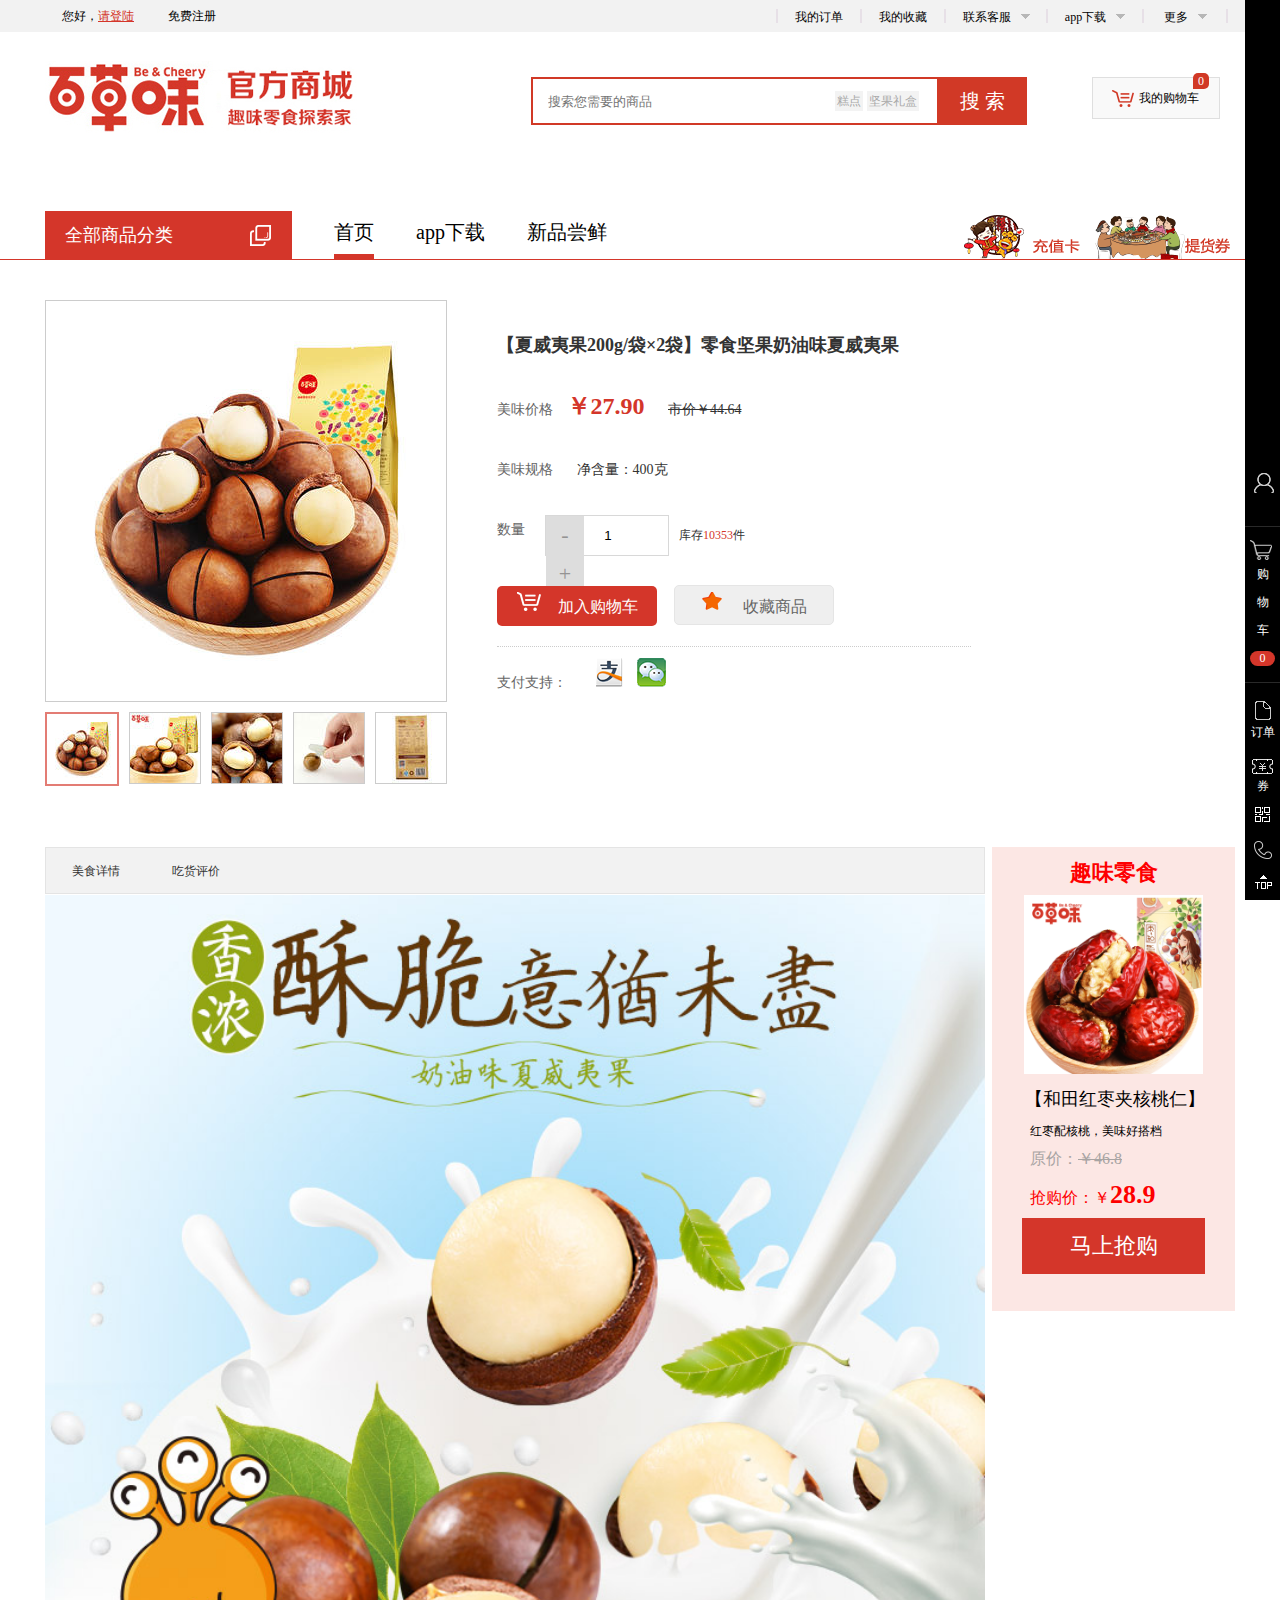
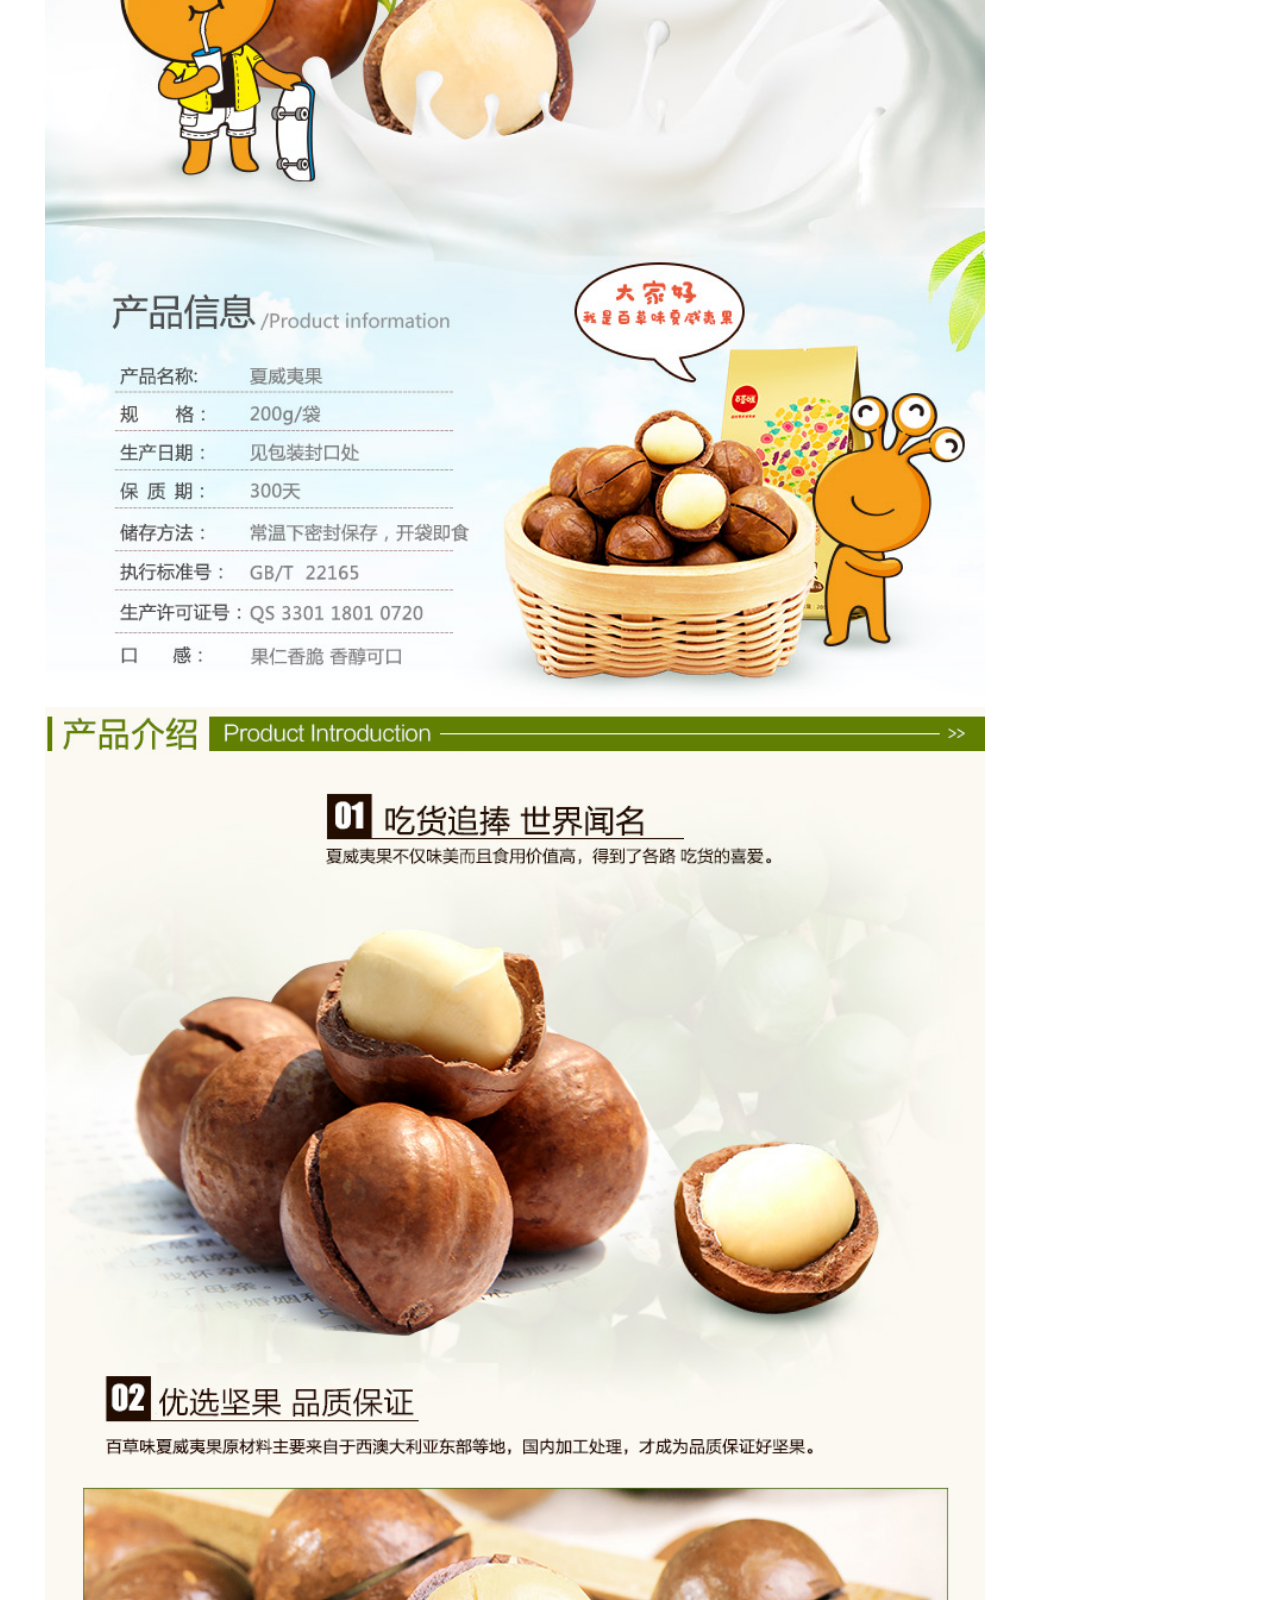
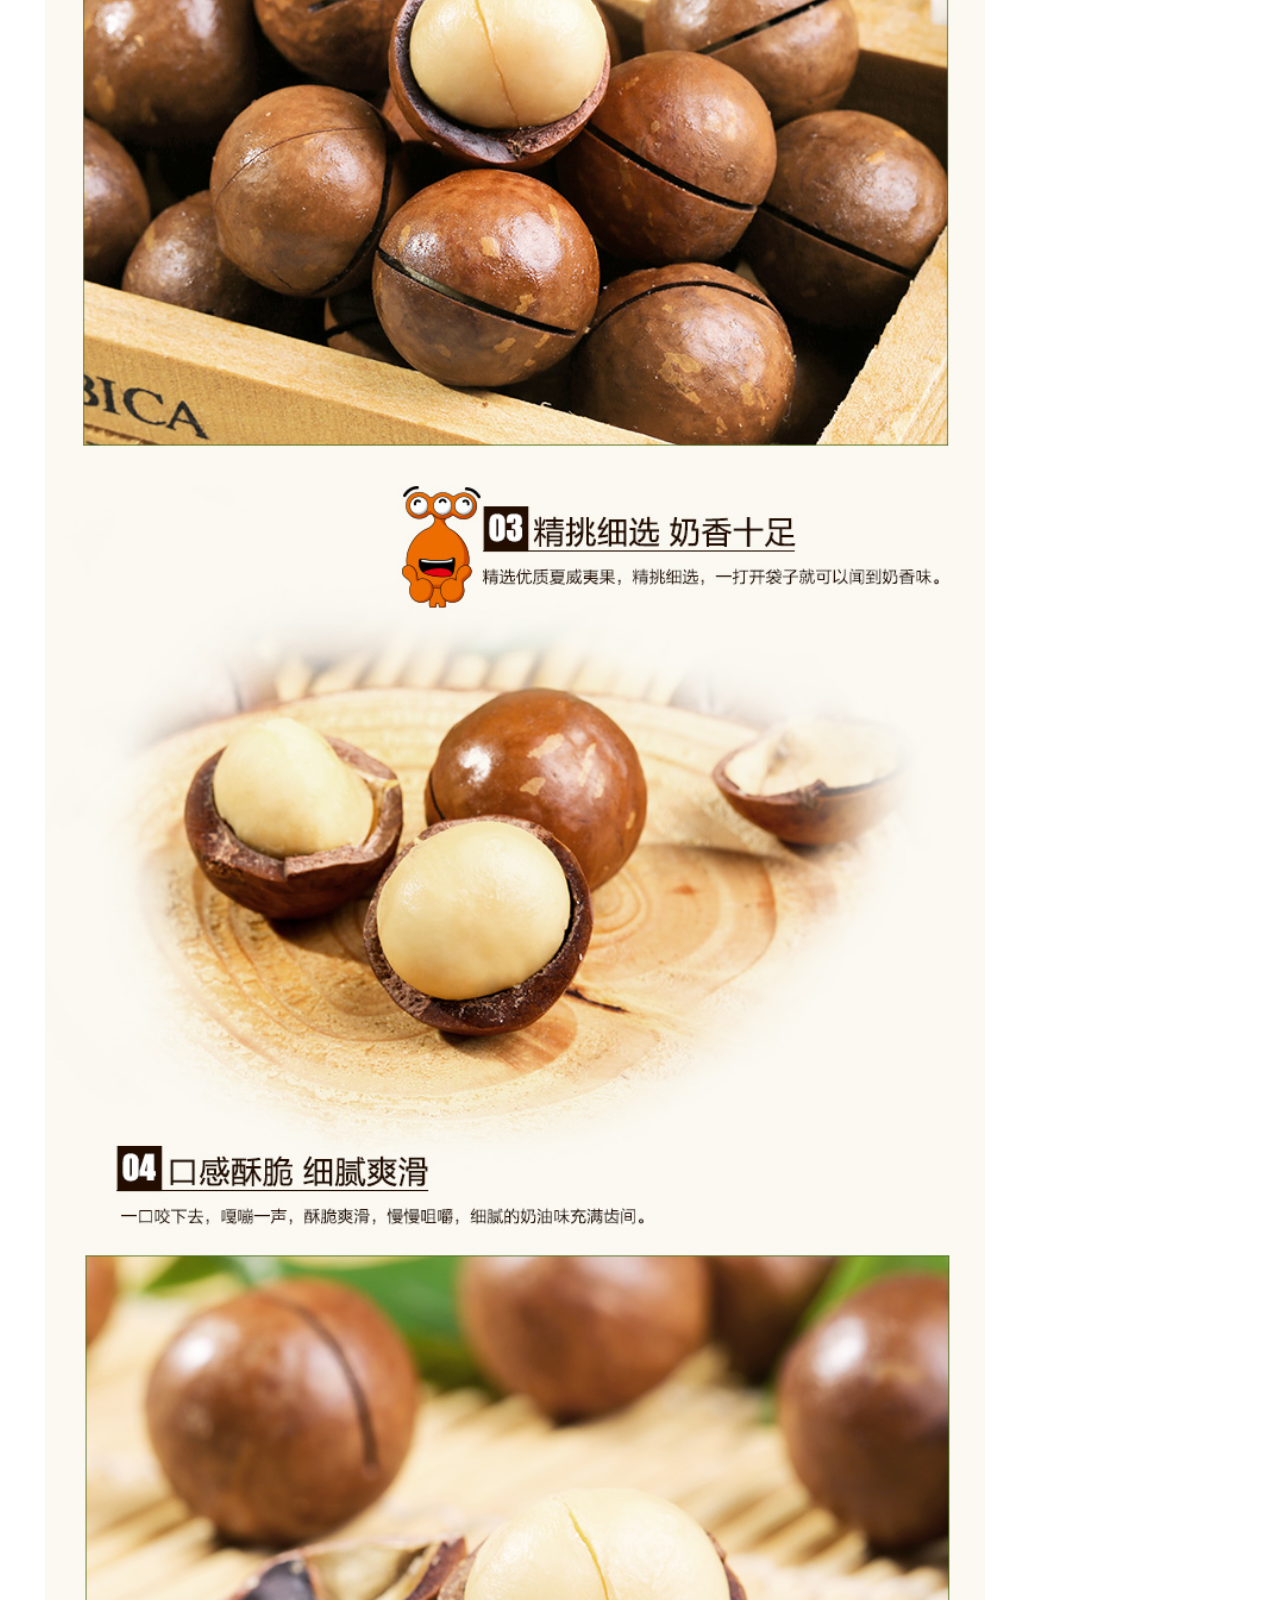
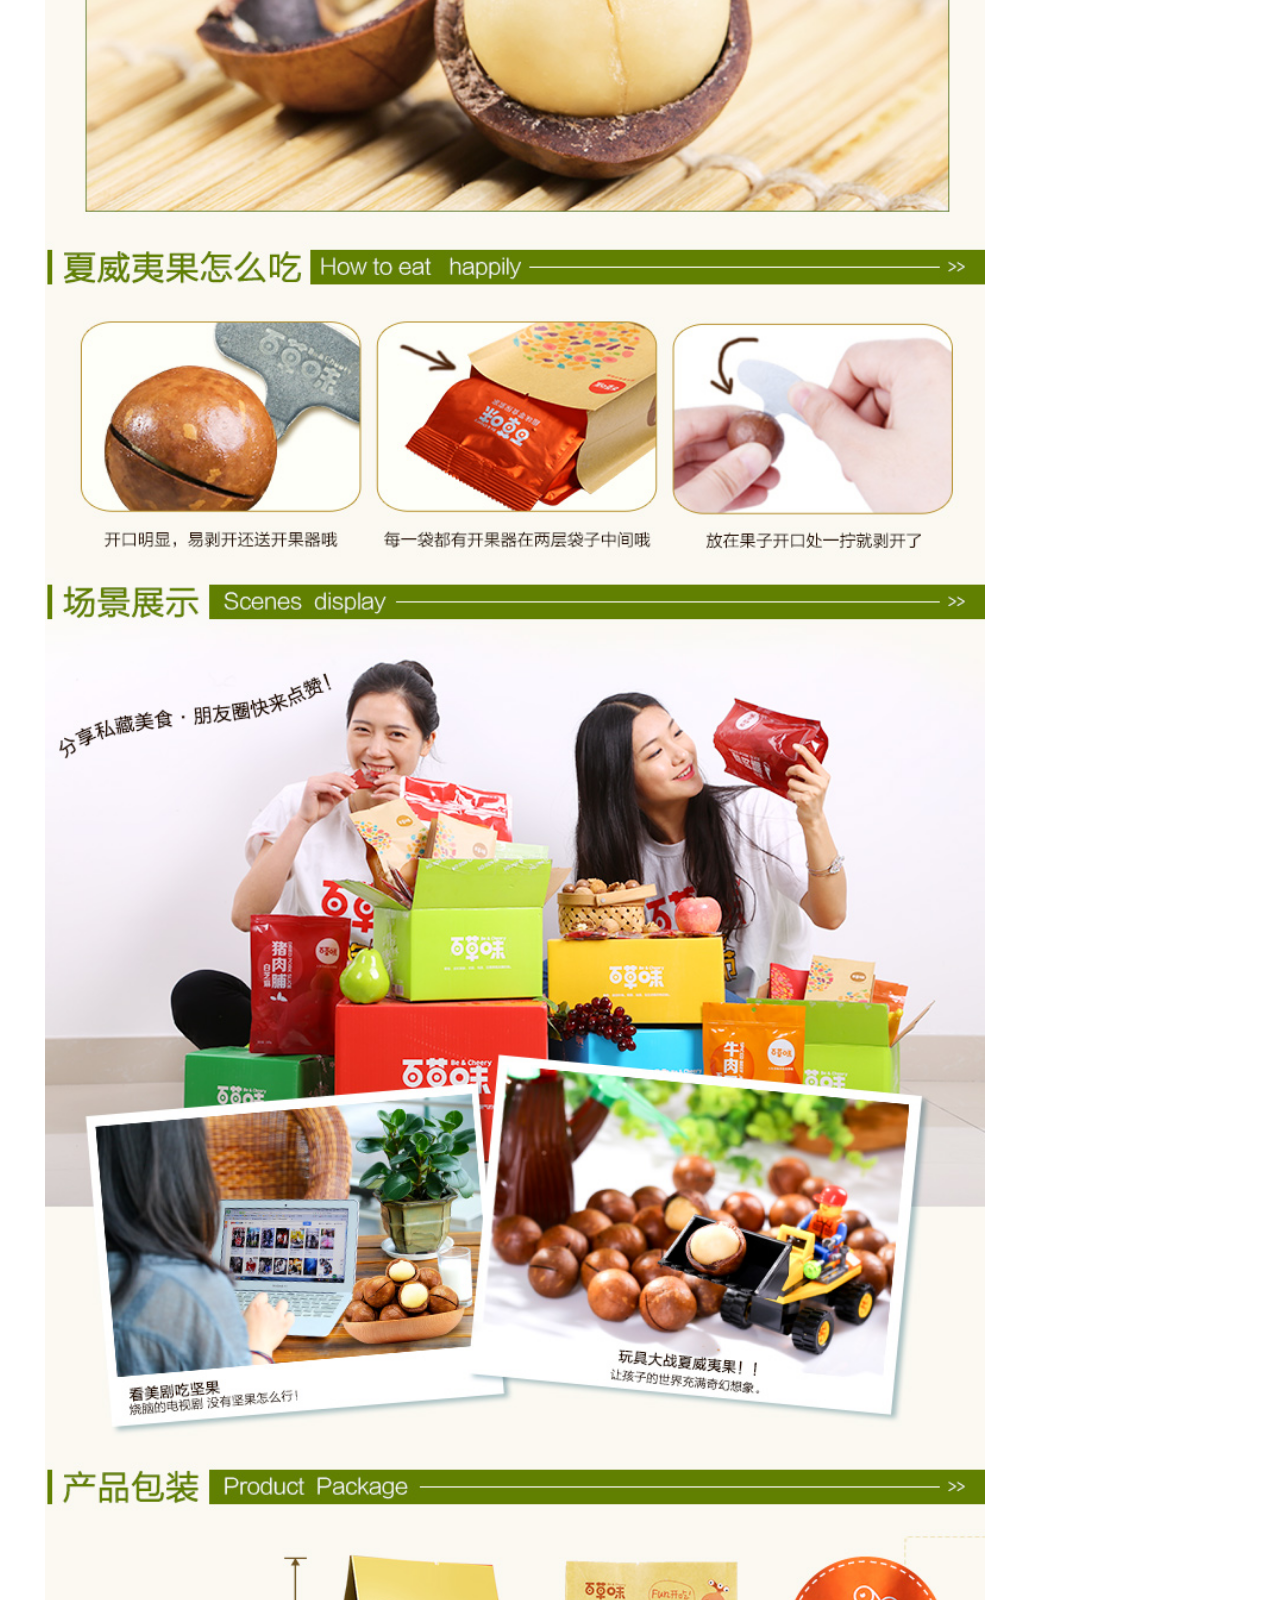
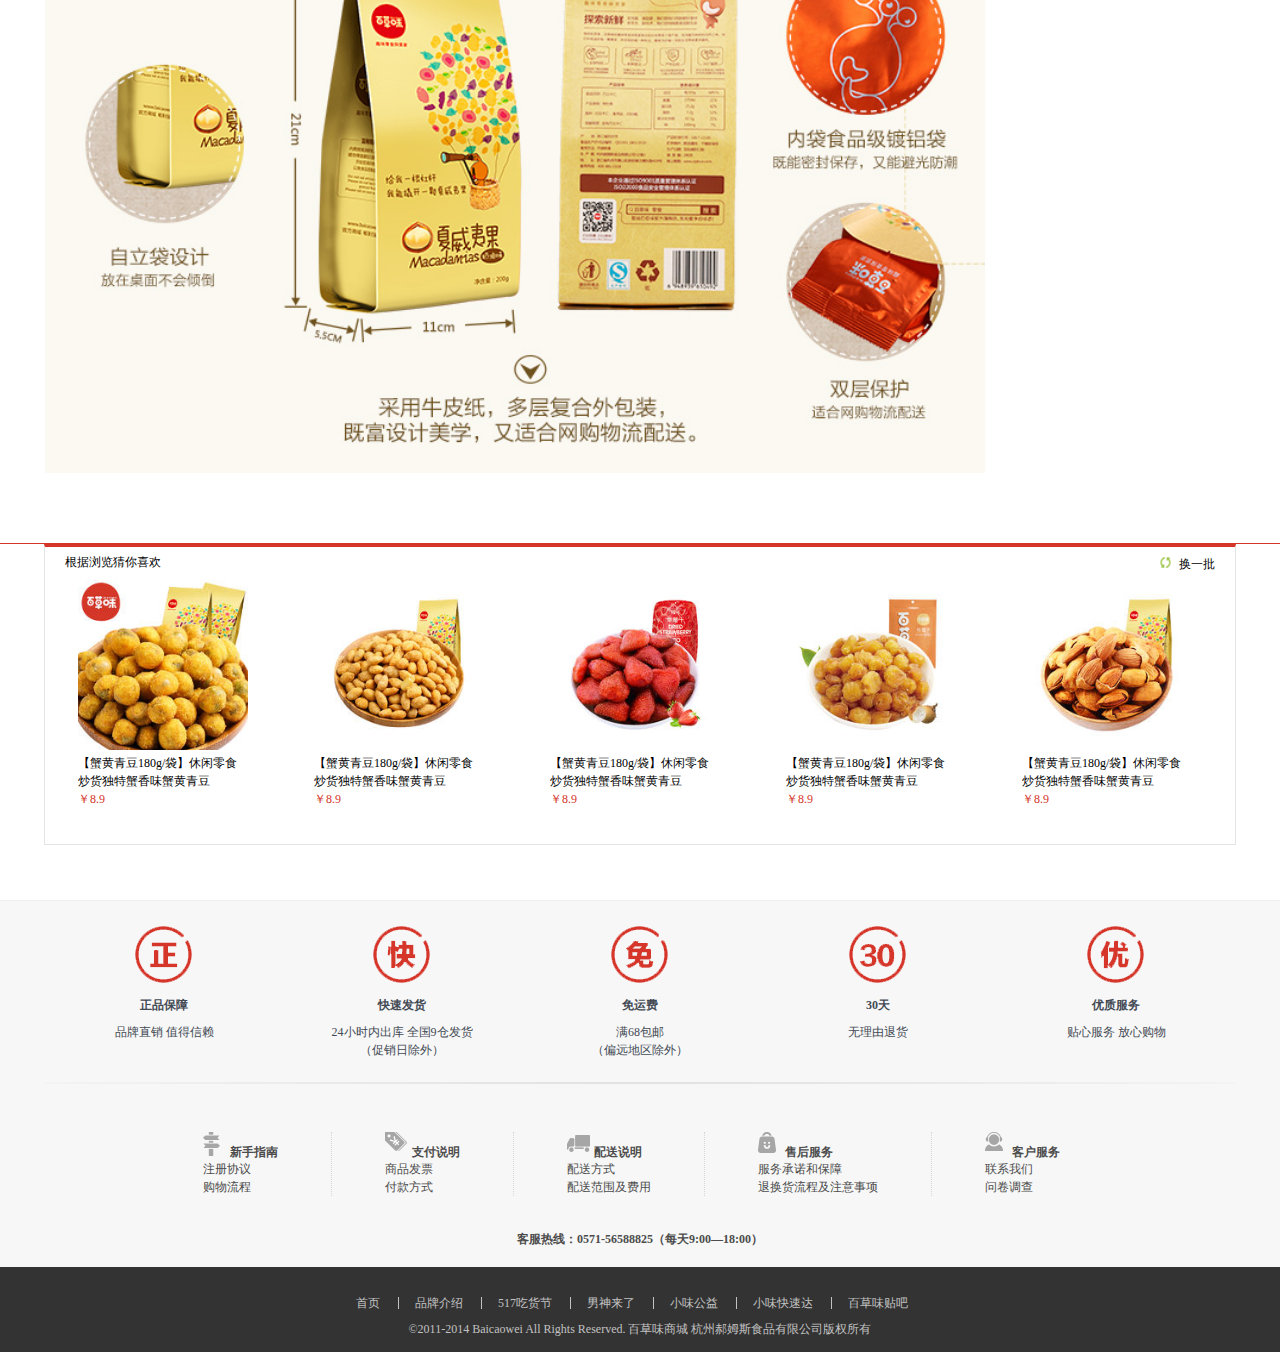
<file: proDetail.html>
<!DOCTYPE html>
<html lang="en">
<head>
	<meta name="baidu-site-verification" content="Mb16pUFyH0" />
    <meta charset="utf-8"/>
    <title>【夏威夷果200g/袋×2袋】零食坚果奶油味夏威夷果</title>
</head>
<link rel="stylesheet" href="css/reset.css">
<link rel="stylesheet" href="css/common.css">
<link rel="stylesheet" href="css/proDetail.css">
<script src="assets/jquery-1.12.0.js"></script>
<script src="js/common.js"></script>
<script src="js/proDetail.js"></script>
<body>
	<!-- nav -->
	<div class="navWrap">
		<div class="nav">
			<p class="firstline">您好，<span><a href="#">请登陆</a></span></p>
			<p class="freeToLogin"><a href="#">免费注册</a></p>
			<ul>
				<li><a href="#" class="navlist">我的订单</a></li>
				<li><a href="#" class="navlist">我的收藏</a></li>
				<li class="box">
					<a href="#" class="contactService">联系客服<span></span></a>
					<div class="serviceBox">
						<p>联系客服<span></span></p>
						<p class="teleNum">0571-56588825</p>
						<p>电话咨询</p>
					</div>
				</li>
				
				<li class="box">
					<a href="#" class="appDownload">app下载<span></span></a>
					<div class="appDownloadBox">
						<p>app下载<span></span></p>
						<img src="img/index/app_code300.png" alt="">
					</div>
				</li>
				<li class="box">
					<a href="#" class="more">更多<span></span></a>
					<div class="moreBox">
						<p>更多<span></span></p>
						<ul>
							<li><a href="#">收藏本站</a></li>
							<li><a href="#">新浪微博</a></li>
							<li><a href="#">百度贴吧</a></li>
						</ul>	
					</div>
				</li>
			</ul>	
		</div>
	</div>


	<!-- logo -->
	<div class="logoWrap">
		<div class="logo">
			<a href="index.html"><img src="img/index/logo.jpg" alt="" class="logoImg"></a>
			<div class="searchDiv">
				<input type="text" placeholder="搜索您需要的商品" class="searchBox">
				<span class="first">糕点</span>
				<span class="second">坚果礼盒</span>
				<input type="button" value="搜 索" class="search">	
			</div>
			<div class="shoppingcart">
				<span class="shoppingIcon"></span>
				<a href="html/cart.html">我的购物车</a>
				<span class="counts acounts">0</span>
			</div>	
		</div>
	</div>

	<!-- Banner -->
	<div class="bannerTopWrap">
		<div class="bannerTop">
			<div class="bannerList">
				<div class="allClassfy">
					全部商品分类
				</div>
				<ul>
					<li id="active"><a href="index.html">首页</a></li>
					<li><a href="#">app下载</a></li>
					<li><a href="#">新品尝鲜</a></li>
				</ul>
				<span class="borderSpan"></span>
				<div class="cards">
					<a href="#" class="czcard"><span ></span></a>
					<a href="#" class="thcard"><span></span></a>
				</div>
				
			</div>
		</div>	
	</div>


	<!-- 产品 -->
	<div class="pro">
		<div class="Pics">
			<ul class="bigPic">
				<li><img src="img/details/1.jpg" alt=""></li>
				<li><img src="img/details/2.jpg" alt=""></li>
				<li><img src="img/details/3.jpg" alt=""></li>
				<li><img src="img/details/4.jpg" alt=""></li>
				<li><img src="img/details/5.jpg" alt=""></li>
				<div class="bigpic_layer"></div>
				<span style="display:none" class="layoutSmall"></span>
			</ul>
			<ul class="smallPic">
				<li><img src="img/details/1 (2).jpg" alt=""></li>
				<li><img src="img/details/2 (2).jpg" alt=""></li>
				<li><img src="img/details/3 (2).jpg" alt=""></li>
				<li><img src="img/details/4 (2).jpg" alt=""></li>
				<li><img src="img/details/5 (2).jpg" alt=""></li>
			</ul>
		</div>
		<div class="info">
			<div class="layoutBig">
				<img style="z-index: 2;" src="img/details/1.jpg" alt="">
				<img src="img/details/2.jpg" alt="">
				<img src="img/details/3.jpg" alt="">
				<img src="img/details/4.jpg" alt="">
				<img src="img/details/5.jpg" alt="">
			</div>
			<p class="infoTit"><span id="tit1">【夏威夷果200g/袋×2袋】</span><span id="tit2">零食坚果奶油味夏威夷果</span></p>
			<div class="infoPrice">
				<label class="info_label">美味价格</label>
				<strong id="tejia">￥27.90</strong>
				<del>市价<span id="yuanjia">￥44.64</span></del>
			</div>
			<div class="infoNorms">
				<label class="info_label">美味规格</label>
				<p>净含量：400克</p>
			</div>
			<div class="infoNum">
				<label class="info_label">数量</label>
				<div class="amount_box">
					<span class="amountIcon sub">-</span>
                    <input type="text" value="1" class="amount_input" id="J_ItemAmount">
                    <span class="amountIcon plus">+</span>
                </div>
                <span class="goodsNumber">库存<i>10353</i>件</span>
			</div>
			<div class="infoBtn">
                <button class="add_cart" id="addCart"><i></i><span>加入购物车</span></button>
                <button class="add_collect"><i></i><span>收藏商品</span></button>
            </div>
            <div class="pay_mode">
                <label class="info_label">支付支持：</label>
                <span class="mode_icon zfb"></span>
                <span class="mode_icon wx"></span>
            </div>
		</div>
	</div>

	<!-- 产品详情 -->
	<div class="proDetail">
		<div class="leftPro">
			<div class="topBar">
				<p class="foodDetails">美食详情</p>
				<p class="version">吃货评价</p>
			</div>
			<div class="imgs">
				<img src="img/details/c1.jpg" alt="">
				<img src="img/details/c2.jpg" alt="">
				<img src="img/details/c3.jpg" alt="">
				<img src="img/details/c4.jpg" alt="">
				<img src="img/details/c5.jpg" alt="">
				<img src="img/details/c6.jpg" alt="">
				<img src="img/details/c7.jpg" alt="">
				<img src="img/details/c8.jpg" alt="">
				<img src="img/details/c9.jpg" alt="">
				<img src="img/details/c10.jpg" alt="">
				<img src="img/details/c11.jpg" alt="">	
			</div>
		</div>
		<div class="rightPro">
			<h3>趣味零食</h3>
			<a href="#"><img src="img/details/rightPro1.jpg" alt=""></a>
			<!-- 该图片用于购物车页的产品缩略图 -->
			<div class="proImg" style="display: none;"><img src="img/details/1.jpg" alt=""></div>
			<p class="rightProTit">【和田红枣夹核桃仁】</p>
			<p class="smallTit">红枣配核桃，美味好搭档</p>
			<p class="yuanjia">原价：<del>￥<span>46.8</span></del></p>
			<p class="qianggou">抢购价：￥<span>28.9</span></p>
			<p class="mashang">马上抢购</p>
		</div>
	</div>


	<!-- 猜你喜欢 -->
	<div class="likeWrap">
		<div class="like">
			<p class="likeTit">
				<span>根据浏览猜你喜欢</span>
				<a href="#">
					<i></i>
					换一批
				</a>
			</p>
			<div class="likeLists">
				<ul>
					<li>
						<a href="#">
							<img src="img/details/like1.jpg" alt="">
							<p>【蟹黄青豆180g/袋】休闲零食炒货独特蟹香味蟹黄青豆</p>
							<span>￥8.9</span>
						</a>
					</li>
					<li>
						<a href="#">
							<img src="img/details/like2.jpg" alt="">
							<p>【蟹黄青豆180g/袋】休闲零食炒货独特蟹香味蟹黄青豆</p>
							<span>￥8.9</span>
						</a>
					</li>
					<li>
						<a href="#">
							<img src="img/details/like3.jpg" alt="">
							<p>【蟹黄青豆180g/袋】休闲零食炒货独特蟹香味蟹黄青豆</p>
							<span>￥8.9</span>
						</a>
					</li>
					<li>
						<a href="#">
							<img src="img/details/like4.jpg" alt="">
							<p>【蟹黄青豆180g/袋】休闲零食炒货独特蟹香味蟹黄青豆</p>
							<span>￥8.9</span>
						</a>
					</li>
					<li>
						<a href="#">
							<img src="img/details/like5.jpg" alt="">
							<p>【蟹黄青豆180g/袋】休闲零食炒货独特蟹香味蟹黄青豆</p>
							<span>￥8.9</span>
						</a>
					</li>
				</ul>
			</div>
		</div>
	</div>

	
	<!-- footer -->
	<div class="footerWrap">
		<footer>
			<ul>
				<li class="firstList footerLists">
					<span></span>
					<a href="#">
						<p class="footerTit">正品保障</p>
						<p class="slogan">品牌直销 值得信赖</p>
					</a>
				</li>
				<li class="secondList footerLists">
					<span></span>
					<a href="#">
						<p class="footerTit">快速发货</p>
						<p class="slogan">24小时内出库 全国9仓发货<br>（促销日除外）</p>
					</a>
				</li>
				<li class="thirdList footerLists">
					<span></span>
					<a href="#">
						<p class="footerTit">免运费</p>
						<p class="slogan">满68包邮<br>（偏远地区除外）</p>
					</a>
				</li>
				<li class="forthList footerLists">
					<span></span>
					<a href="#">
						<p class="footerTit">30天</p>
						<p class="slogan">无理由退货</p>
					</a>
				</li>
				<li class="fifthList footerLists">
					<span></span>
					<a href="#">
						<p class="footerTit">优质服务</p>
						<p class="slogan">贴心服务 放心购物</p>
					</a>
				</li>
			</ul>

			<img src="img/index/footer_line.png" alt="" class="footer_line">
			
			<div class="footerUl">
				<ul class="f_ul">
					<li class="f_ul_tit">
						<span class="xinshou"></span>
						<a href="#">新手指南</a>
					</li>
					<li><a href="#">注册协议</a></li>
					<li><a href="#">购物流程</a></li>
				</ul>
				<ul class="f_ul">
					<li class="f_ul_tit">
						<span class="zhifu"></span>
						<a href="#">支付说明</a>
					</li>
					<li><a href="#">商品发票</a></li>
					<li><a href="#">付款方式</a></li>
				</ul>
				<ul class="f_ul">
					<li class="f_ul_tit">
						<span class="peisong"></span>
						<a href="#">配送说明</a>
					</li>
					<li><a href="#">配送方式</a></li>
					<li><a href="#">配送范围及费用</a></li>
				</ul>
				<ul class="f_ul">
					<li class="f_ul_tit">
						<span class="shouhou"></span>
						<a href="#">售后服务</a>
					</li>
					<li><a href="#">服务承诺和保障</a></li>
					<li><a href="#">退换货流程及注意事项</a></li>
				</ul>
				<ul class="f_ul">
					<li class="f_ul_tit">
						<span class="kehu"></span>
						<a href="#">客户服务</a>
					</li>
					<li><a href="#">联系我们</a></li>
					<li><a href="#">问卷调查</a></li>
				</ul>
				
			</div>
			<p class="hotline"><i></i>客服热线：0571-56588825（每天9:00—18:00）</p>
		</footer>
	</div>


	<!-- copyright -->
	<div class="copyrightWrap">
		<div class="copyright">
			<ul>
				<li><a href="#">首页</a></li>
				<li><a href="#">品牌介绍</a></li>
				<li><a href="#">517吃货节</a></li>
				<li><a href="#">男神来了</a></li>
				<li><a href="#">小味公益</a></li>
				<li><a href="#">小味快速达</a></li>
				<li><a href="#">百草味贴吧</a></li>
			</ul>
			<p>©2011-2014 Baicaowei All Rights Reserved. 百草味商城 杭州郝姆斯食品有限公司版权所有</p>
		</div>
	</div>



	<!-- 右侧栏 -->
	<div class="rightSideWrap">
		<div class="rightSide">
			<div class="person"><i></i></div>
			<div class="shoppingCart"><i></i>购<br>物<br>车<span class="amount acounts">0</span></div>
			<div class="dingDan"><i></i><br>订单</div>
			<div class="quan"><i></i><br>券</div>
			<div class="erWeiMa"><i></i></div>
			<div class="tele"><i></i></div>
			<div class="toTop"><i></i></div>
		</div>
	</div>
</body>
</html>
</file>
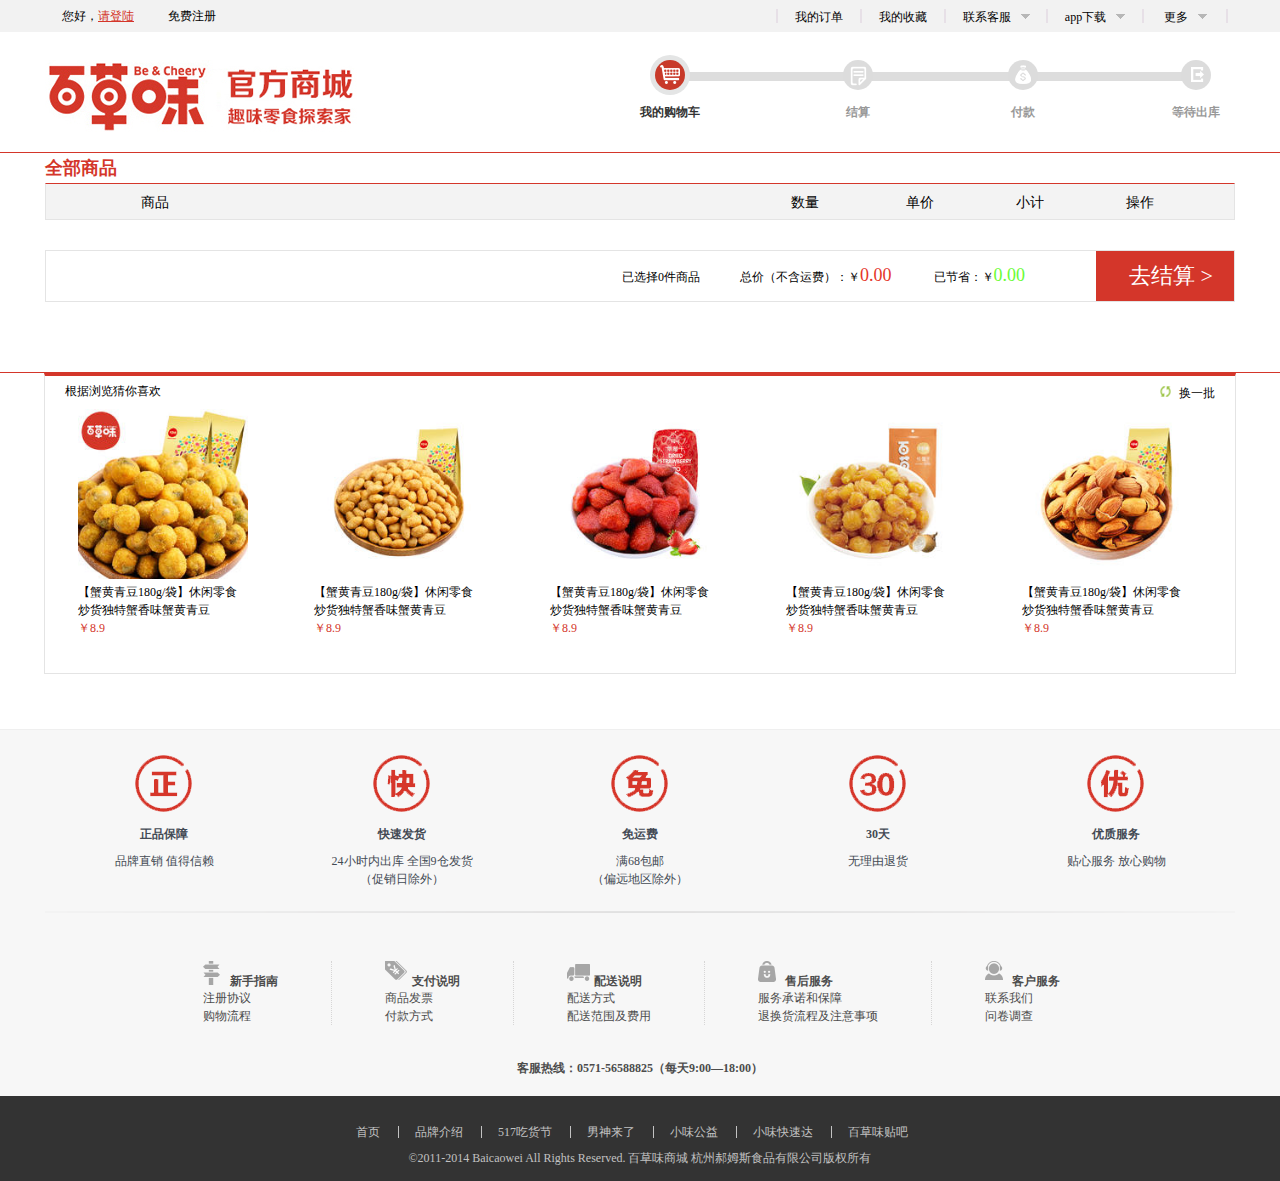
<file: html/cart.html>
<!DOCTYPE html>
<html lang="en">
<head>
	<meta charset="UTF-8">
	<title>我的购物车_百草味官方商城</title>
</head>
<link rel="stylesheet" href="../css/reset.css">
<link rel="stylesheet" href="../css/common.css">
<link rel="stylesheet" href="../css/cart.css">
<script src="../assets/jquery-1.12.0.js"></script>
<script src="../js/common.js"></script>
<script src="../js/cart.js"></script>
<body>
	<!-- nav -->
	<div class="navWrap">
		<div class="nav">
			<p class="firstline">您好，<span><a href="#">请登陆</a></span></p>
			<p class="freeToLogin"><a href="#">免费注册</a></p>
			<ul>
				<li><a href="#" class="navlist">我的订单</a></li>
				<li><a href="#" class="navlist">我的收藏</a></li>
				<li class="box">
					<a href="#" class="contactService">联系客服<span></span></a>
					<div class="serviceBox">
						<p>联系客服<span></span></p>
						<p class="teleNum">0571-56588825</p>
						<p>电话咨询</p>
					</div>
				</li>
				
				<li class="box">
					<a href="#" class="appDownload">app下载<span></span></a>
					<div class="appDownloadBox">
						<p>app下载<span></span></p>
						<img src="../img/index/app_code300.png" alt="">
					</div>
				</li>
				<li class="box">
					<a href="#" class="more">更多<span></span></a>
					<div class="moreBox">
						<p>更多<span></span></p>
						<ul>
							<li><a href="#">收藏本站</a></li>
							<li><a href="#">新浪微博</a></li>
							<li><a href="#">百度贴吧</a></li>
						</ul>	
					</div>
				</li>
			</ul>	
		</div>
	</div>

	<!-- top -->
	<div class="cartTopWrap">
		<div class="cartTop">
			<a href="../index.html">
				<img src="../img/cart/logo.jpg" alt="">
			</a>
			<div class="shopFlow">
				<div class="line"></div>
				<div class="step1">
					<p class="circleBg"></p>
					<span></span>
					<p class="stepInfo">我的购物车</p>
				</div>
				<div class="step2">
					<p class="circleBg"></p>
					<span></span>
					<p class="stepInfo">结算</p>
				</div>
				<div class="step3">
					<p class="circleBg"></p>
					<span></span>
					<p class="stepInfo">付款</p>
				</div>
				<div class="step4">
					<p class="circleBg"></p>
					<span></span>
					<p class="stepInfo">等待出库</p>
				</div>
			</div>
		</div>
	</div>
	

	<!-- 购物车内容区域 -->
	<div class="cartCont">
		<h3>全部商品</h3>
		<ul class="cartTit">
			<li>商品</li>
			<li>数量</li>
			<li>单价</li>
			<li>小计</li>
			<li>操作</li>
		</ul>
		
		<!-- 购物车的商品 -->
		<div class="products">
			<div class="proLists">
				<!-- <img src="../img/details/1.jpg" alt="" class="suoluetu"> -->
				<div class="miaoshu">
					<!-- <p class="proTitle">【夏威夷果200g/袋*2袋】</p>
					<span class="discript">零食坚果奶油夏威夷果</span> -->
				</div>
				<div class="datas">
					<div class="amount_box">
						<span class="amountIcon sub">-</span>
	                    <input type="text" value="1" class="amount_input" id="J_ItemAmount">
	                    <span class="amountIcon plus">+</span>
	                </div>
	                <!-- <p class="proPrice">￥23.90</p> -->
					<!-- <p class="totalProPrice">￥23.90</p> -->
					<div class="do">
						<p class="dele">删除</p>
						<p class="toFavorite">移入收藏夹</p>
					</div>
				</div>

			</div>
		</div>



		<div class="cartBott">
			<p class="isSelected">已选择<span>0</span>件商品</p>
			<p class="totalPrice">总价（不含运费）：￥<span>0.00</span></p>
			<p class="hasSave">已节省：￥<span>0.00</span></p>
			<button>去结算 ></button>
		</div>
	</div>



	<!-- 猜你喜欢 -->
	<div class="likeWrap">
		<div class="like">
			<p class="likeTit">
				<span>根据浏览猜你喜欢</span>
				<a href="#">
					<i></i>
					换一批
				</a>
			</p>
			<div class="likeLists">
				<ul>
					<li>
						<a href="#">
							<img src="../img/details/like1.jpg" alt="">
							<p>【蟹黄青豆180g/袋】休闲零食炒货独特蟹香味蟹黄青豆</p>
							<span>￥8.9</span>
						</a>
					</li>
					<li>
						<a href="#">
							<img src="../img/details/like2.jpg" alt="">
							<p>【蟹黄青豆180g/袋】休闲零食炒货独特蟹香味蟹黄青豆</p>
							<span>￥8.9</span>
						</a>
					</li>
					<li>
						<a href="#">
							<img src="../img/details/like3.jpg" alt="">
							<p>【蟹黄青豆180g/袋】休闲零食炒货独特蟹香味蟹黄青豆</p>
							<span>￥8.9</span>
						</a>
					</li>
					<li>
						<a href="#">
							<img src="../img/details/like4.jpg" alt="">
							<p>【蟹黄青豆180g/袋】休闲零食炒货独特蟹香味蟹黄青豆</p>
							<span>￥8.9</span>
						</a>
					</li>
					<li>
						<a href="#">
							<img src="../img/details/like5.jpg" alt="">
							<p>【蟹黄青豆180g/袋】休闲零食炒货独特蟹香味蟹黄青豆</p>
							<span>￥8.9</span>
						</a>
					</li>
				</ul>
			</div>
		</div>
	</div>

	
	<!-- footer -->
	<div class="footerWrap">
		<footer>
			<ul>
				<li class="firstList footerLists">
					<span></span>
					<a href="#">
						<p class="footerTit">正品保障</p>
						<p class="slogan">品牌直销 值得信赖</p>
					</a>
				</li>
				<li class="secondList footerLists">
					<span></span>
					<a href="#">
						<p class="footerTit">快速发货</p>
						<p class="slogan">24小时内出库 全国9仓发货<br>（促销日除外）</p>
					</a>
				</li>
				<li class="thirdList footerLists">
					<span></span>
					<a href="#">
						<p class="footerTit">免运费</p>
						<p class="slogan">满68包邮<br>（偏远地区除外）</p>
					</a>
				</li>
				<li class="forthList footerLists">
					<span></span>
					<a href="#">
						<p class="footerTit">30天</p>
						<p class="slogan">无理由退货</p>
					</a>
				</li>
				<li class="fifthList footerLists">
					<span></span>
					<a href="#">
						<p class="footerTit">优质服务</p>
						<p class="slogan">贴心服务 放心购物</p>
					</a>
				</li>
			</ul>

			<img src="../img/index/footer_line.png" alt="" class="footer_line">
			
			<div class="footerUl">
				<ul class="f_ul">
					<li class="f_ul_tit">
						<span class="xinshou"></span>
						<a href="#">新手指南</a>
					</li>
					<li><a href="#">注册协议</a></li>
					<li><a href="#">购物流程</a></li>
				</ul>
				<ul class="f_ul">
					<li class="f_ul_tit">
						<span class="zhifu"></span>
						<a href="#">支付说明</a>
					</li>
					<li><a href="#">商品发票</a></li>
					<li><a href="#">付款方式</a></li>
				</ul>
				<ul class="f_ul">
					<li class="f_ul_tit">
						<span class="peisong"></span>
						<a href="#">配送说明</a>
					</li>
					<li><a href="#">配送方式</a></li>
					<li><a href="#">配送范围及费用</a></li>
				</ul>
				<ul class="f_ul">
					<li class="f_ul_tit">
						<span class="shouhou"></span>
						<a href="#">售后服务</a>
					</li>
					<li><a href="#">服务承诺和保障</a></li>
					<li><a href="#">退换货流程及注意事项</a></li>
				</ul>
				<ul class="f_ul">
					<li class="f_ul_tit">
						<span class="kehu"></span>
						<a href="#">客户服务</a>
					</li>
					<li><a href="#">联系我们</a></li>
					<li><a href="#">问卷调查</a></li>
				</ul>
				
			</div>
			<p class="hotline"><i></i>客服热线：0571-56588825（每天9:00—18:00）</p>
		</footer>
	</div>


	<!-- copyright -->
	<div class="copyrightWrap">
		<div class="copyright">
			<ul>
				<li><a href="#">首页</a></li>
				<li><a href="#">品牌介绍</a></li>
				<li><a href="#">517吃货节</a></li>
				<li><a href="#">男神来了</a></li>
				<li><a href="#">小味公益</a></li>
				<li><a href="#">小味快速达</a></li>
				<li><a href="#">百草味贴吧</a></li>
			</ul>
			<p>©2011-2014 Baicaowei All Rights Reserved. 百草味商城 杭州郝姆斯食品有限公司版权所有</p>
		</div>
	</div>
</body>
</html>
</file>
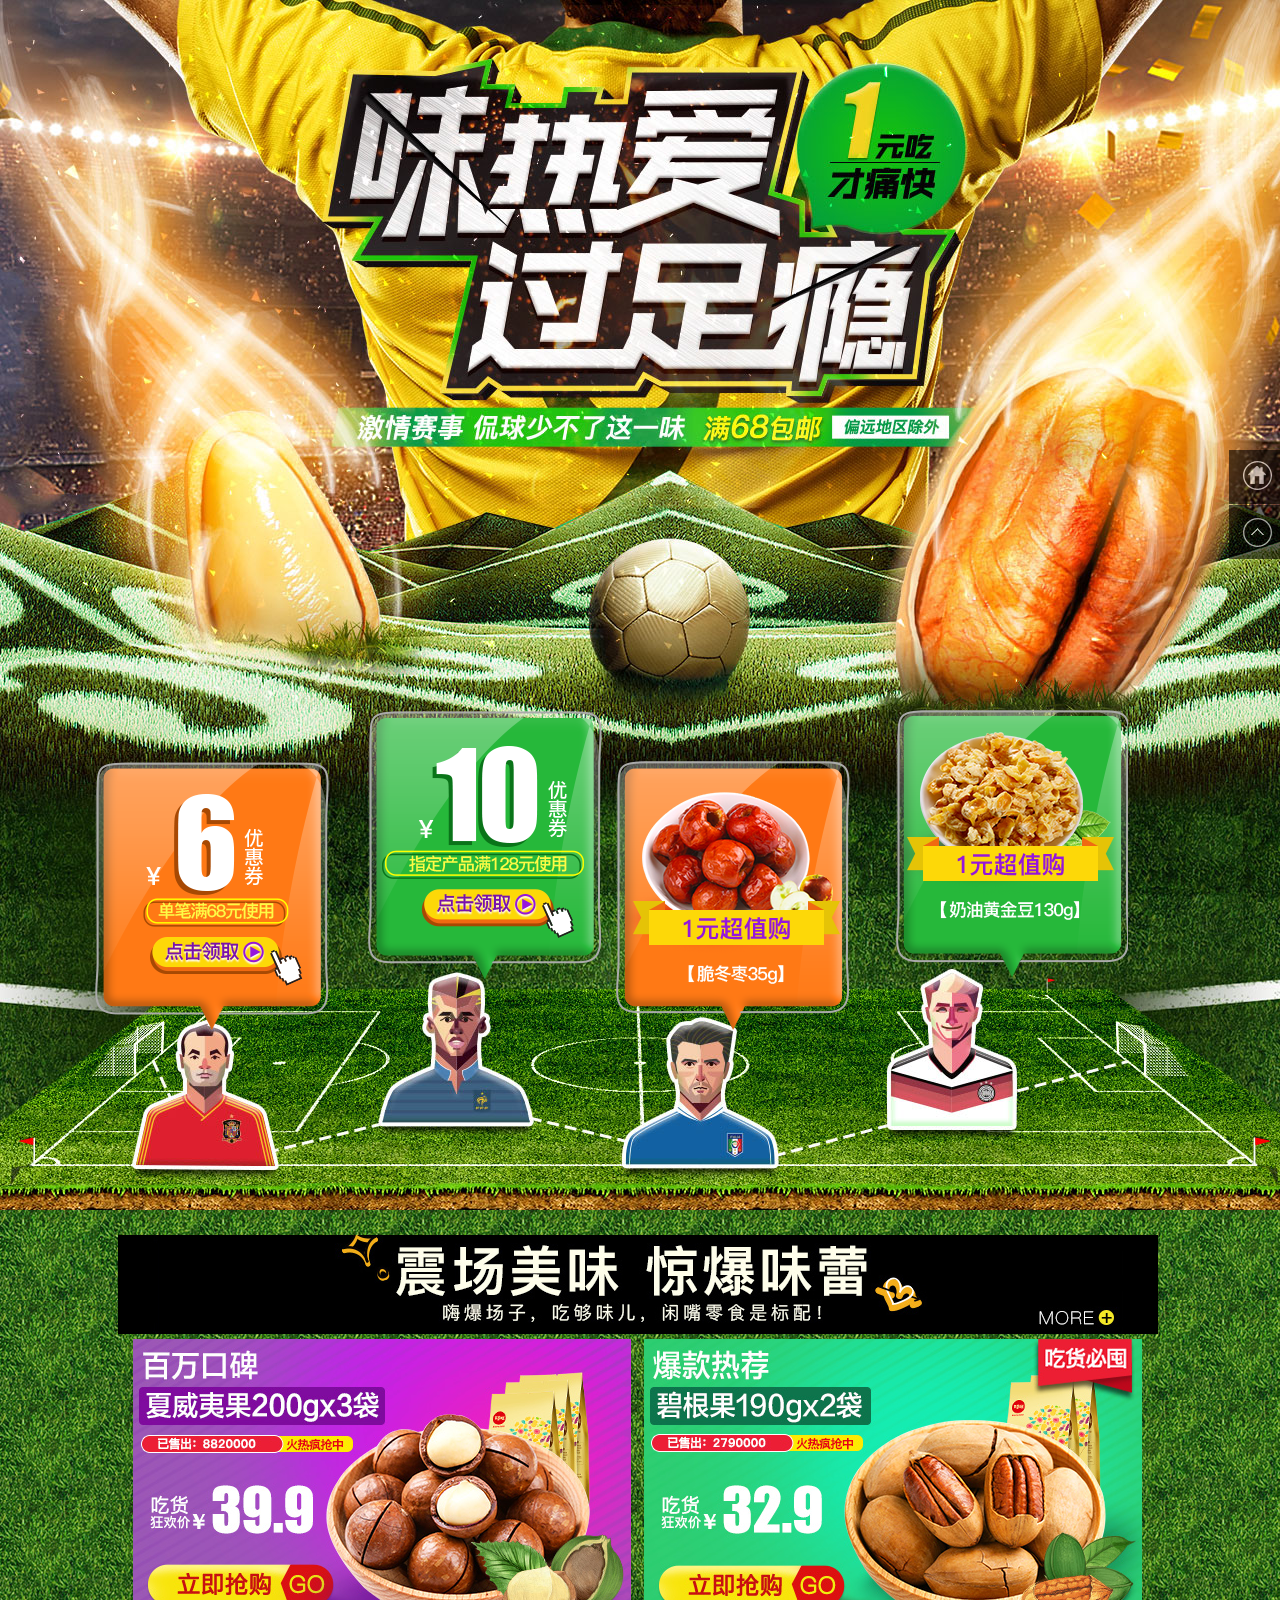
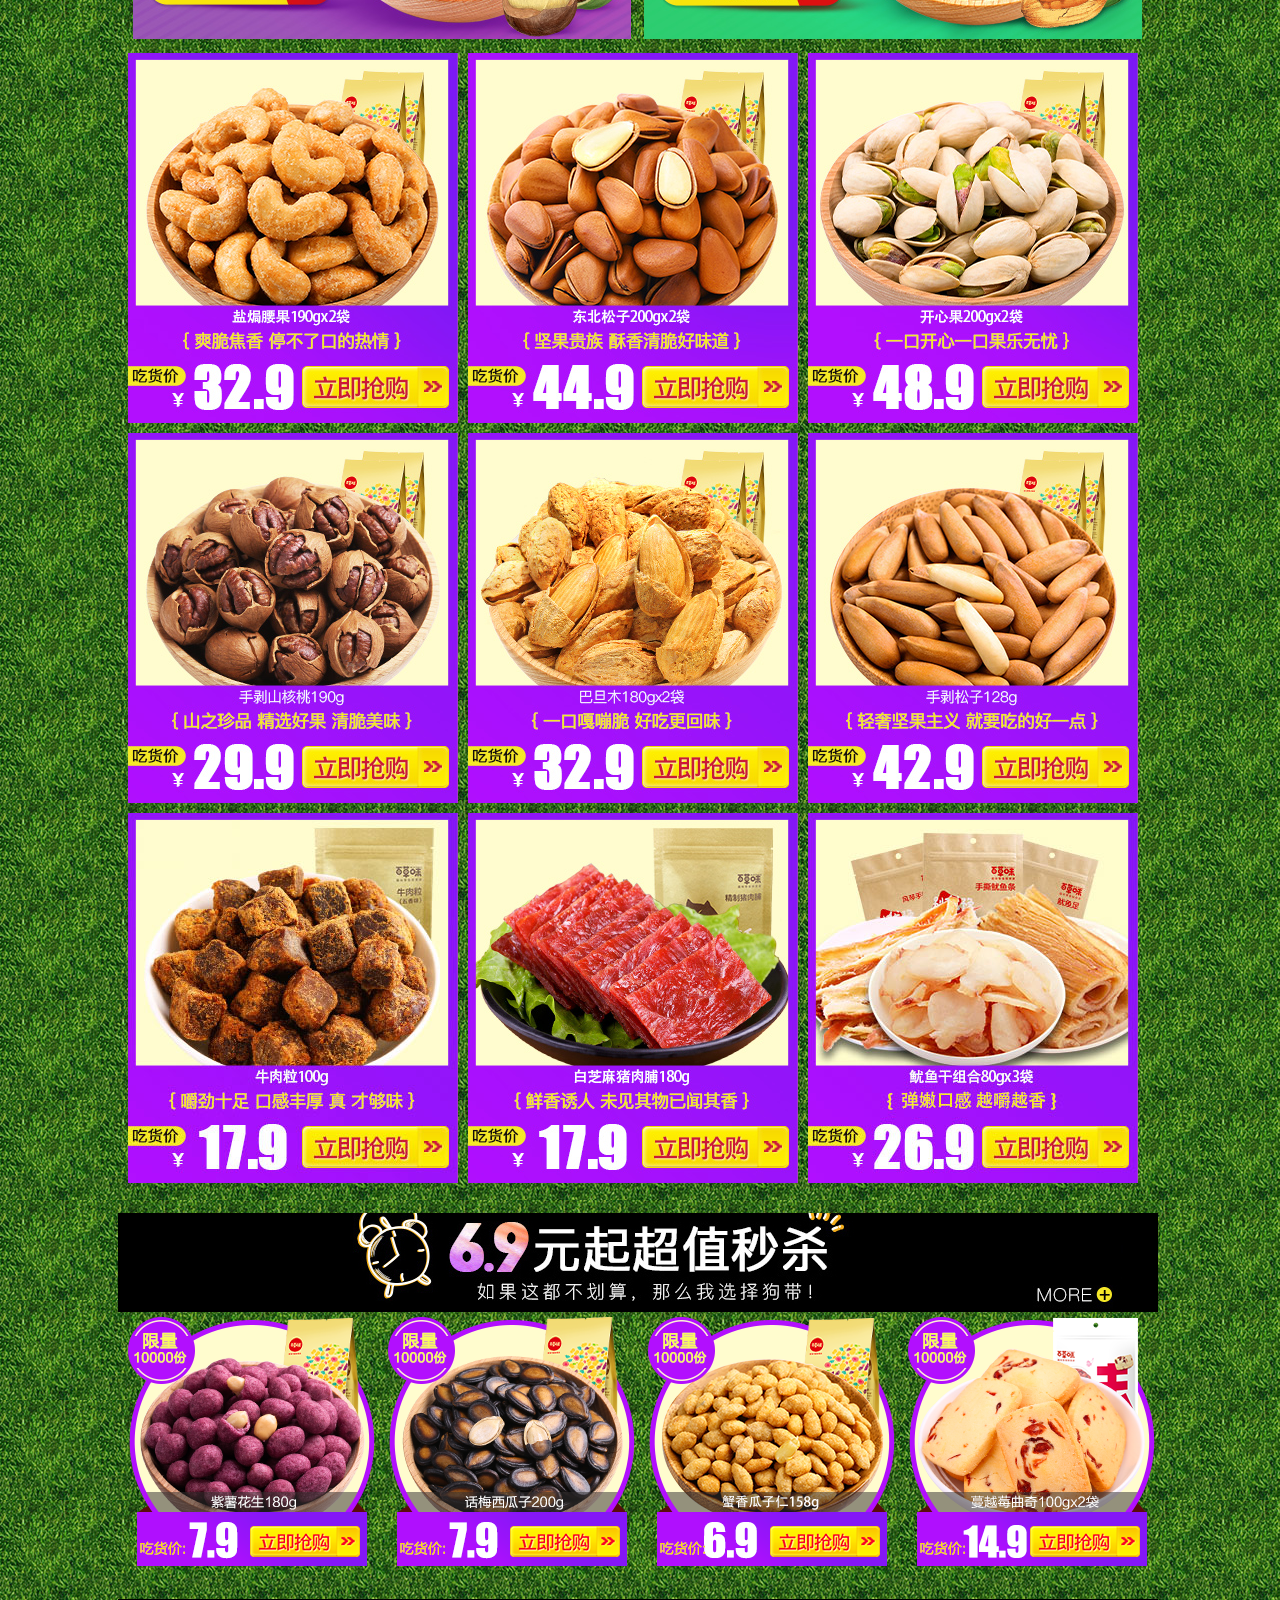
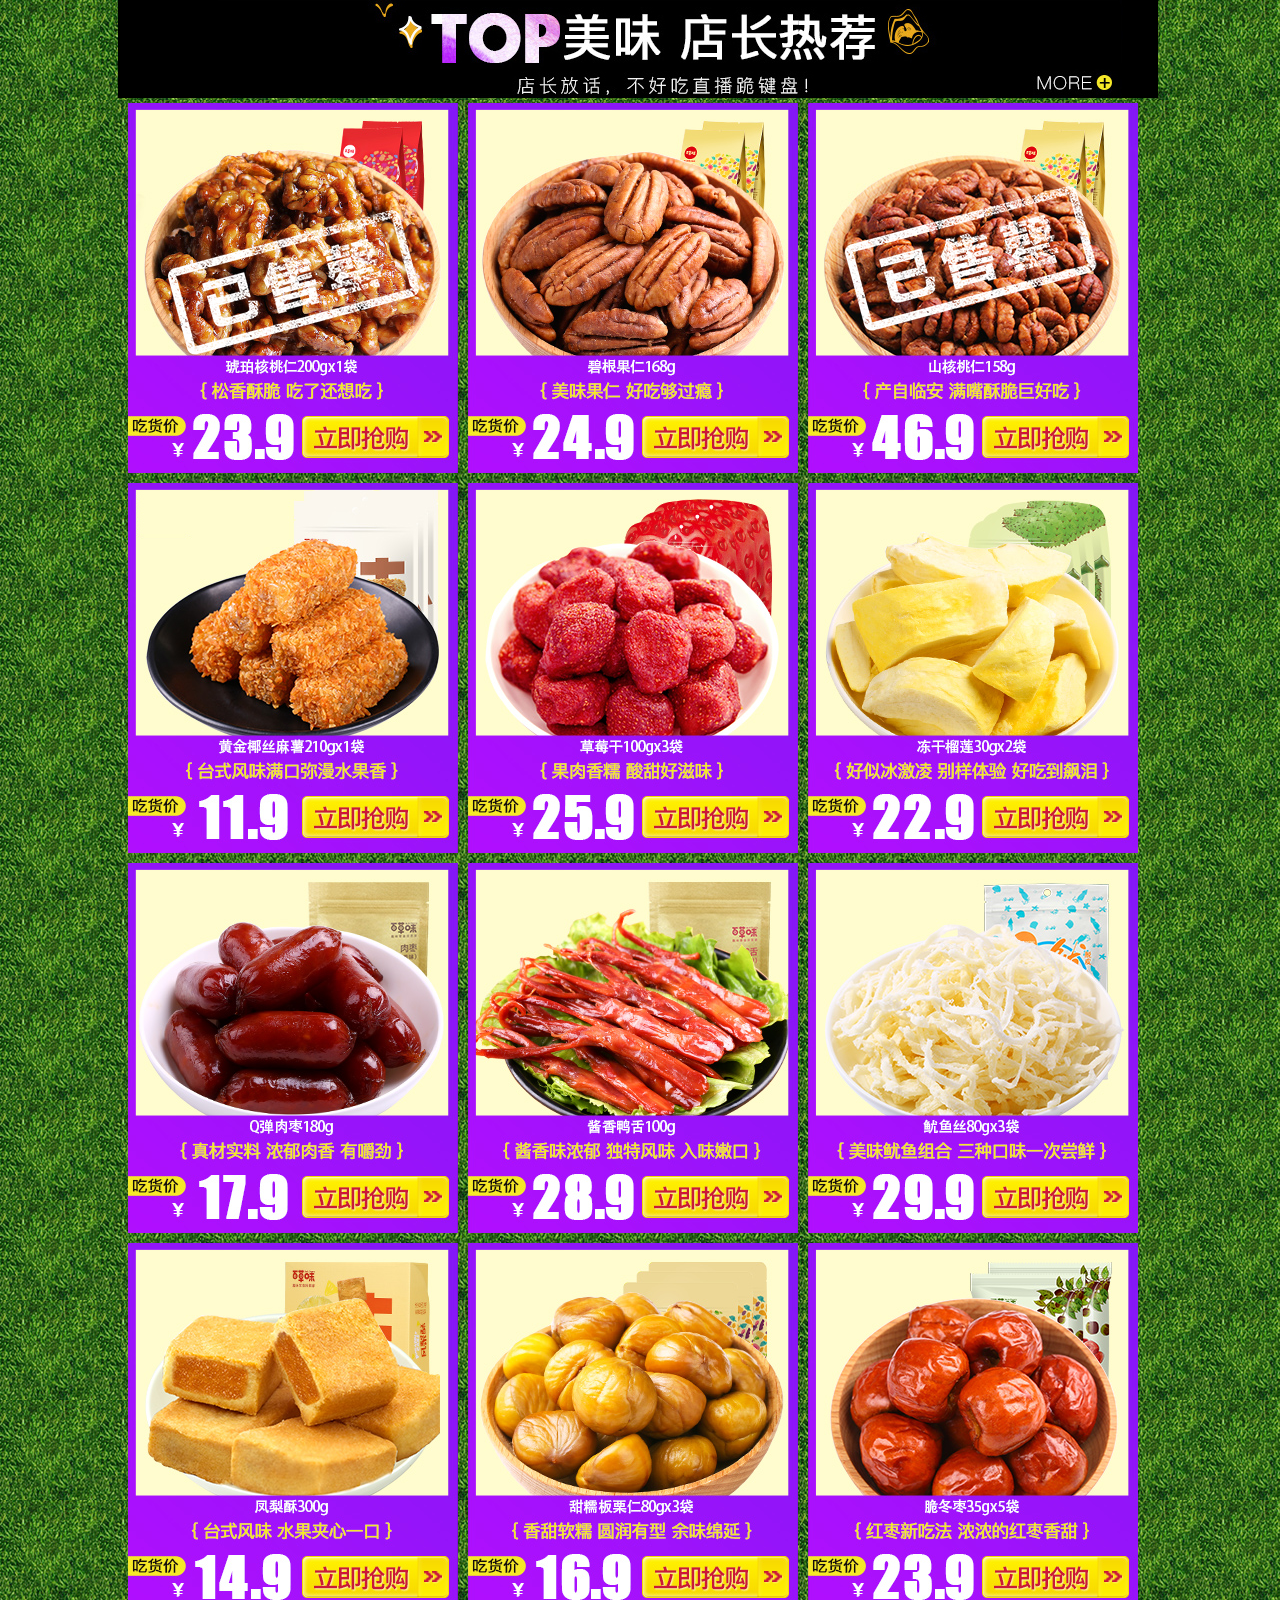
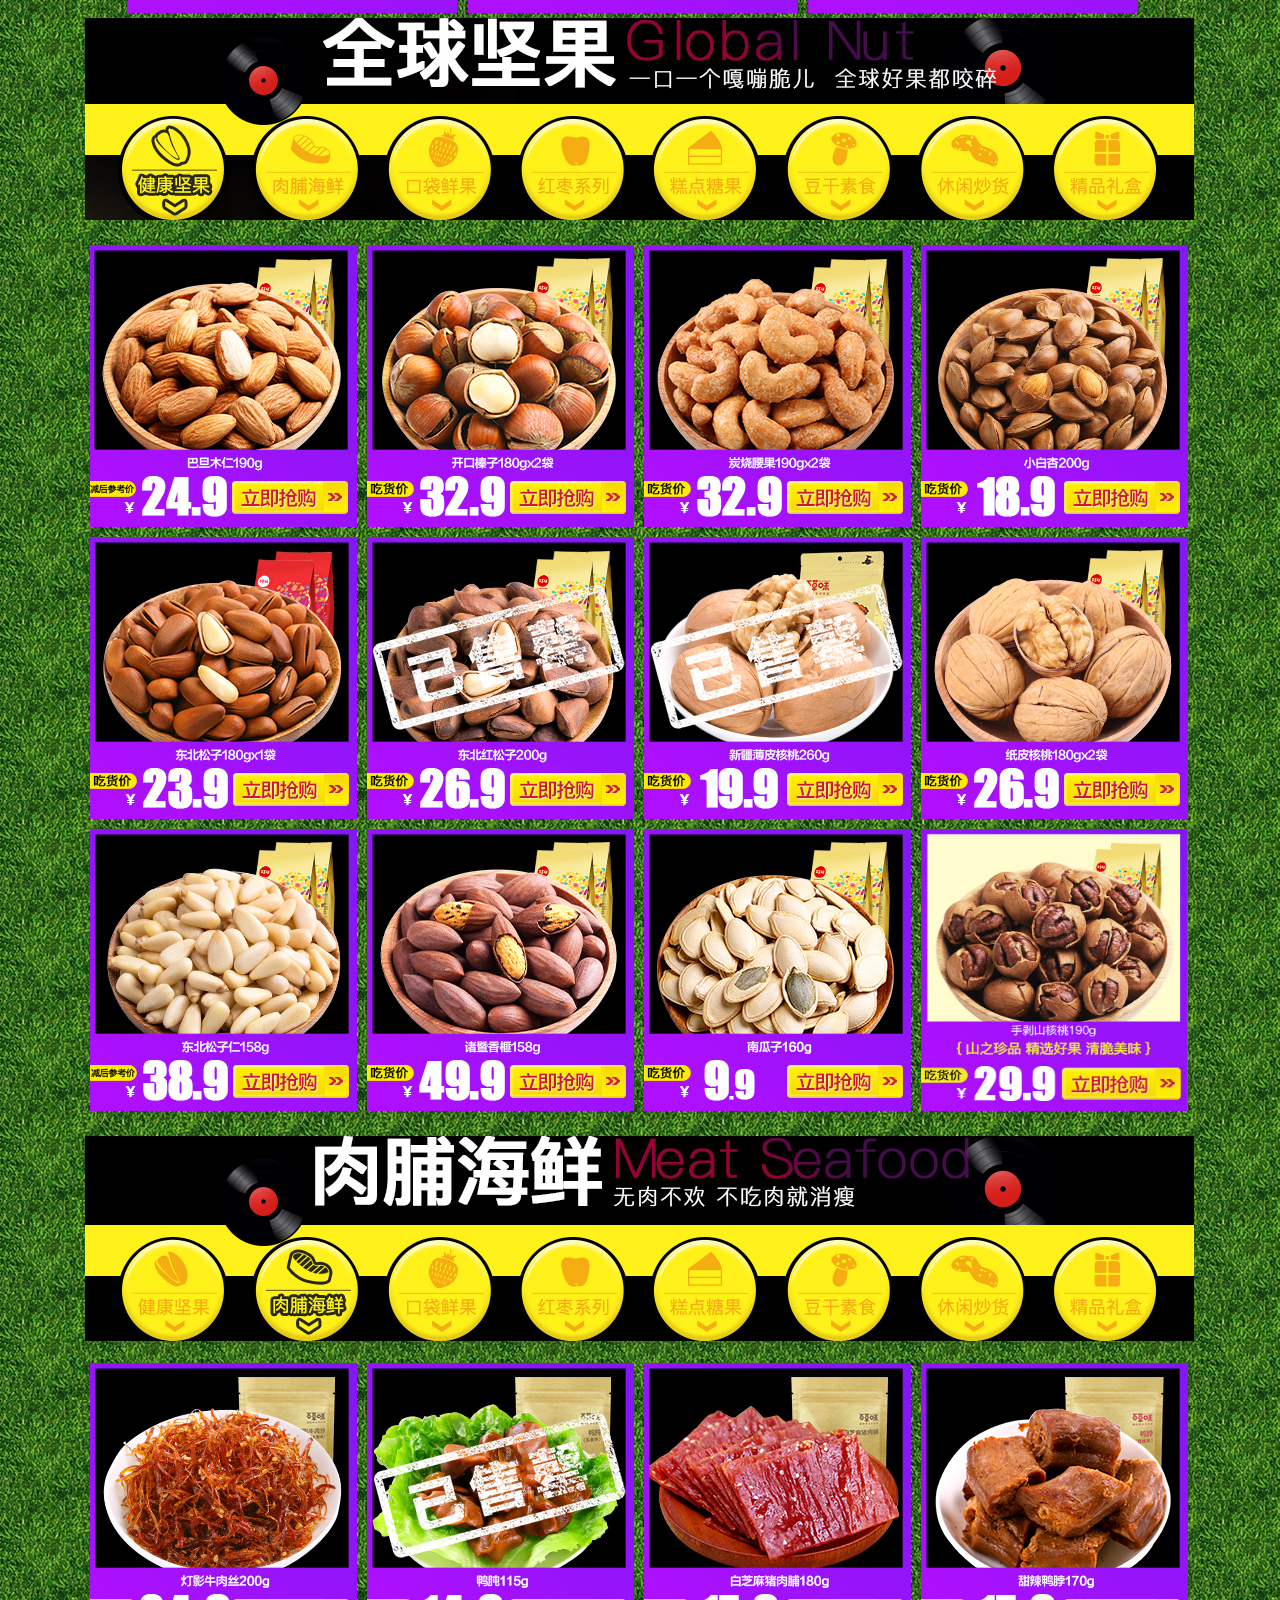
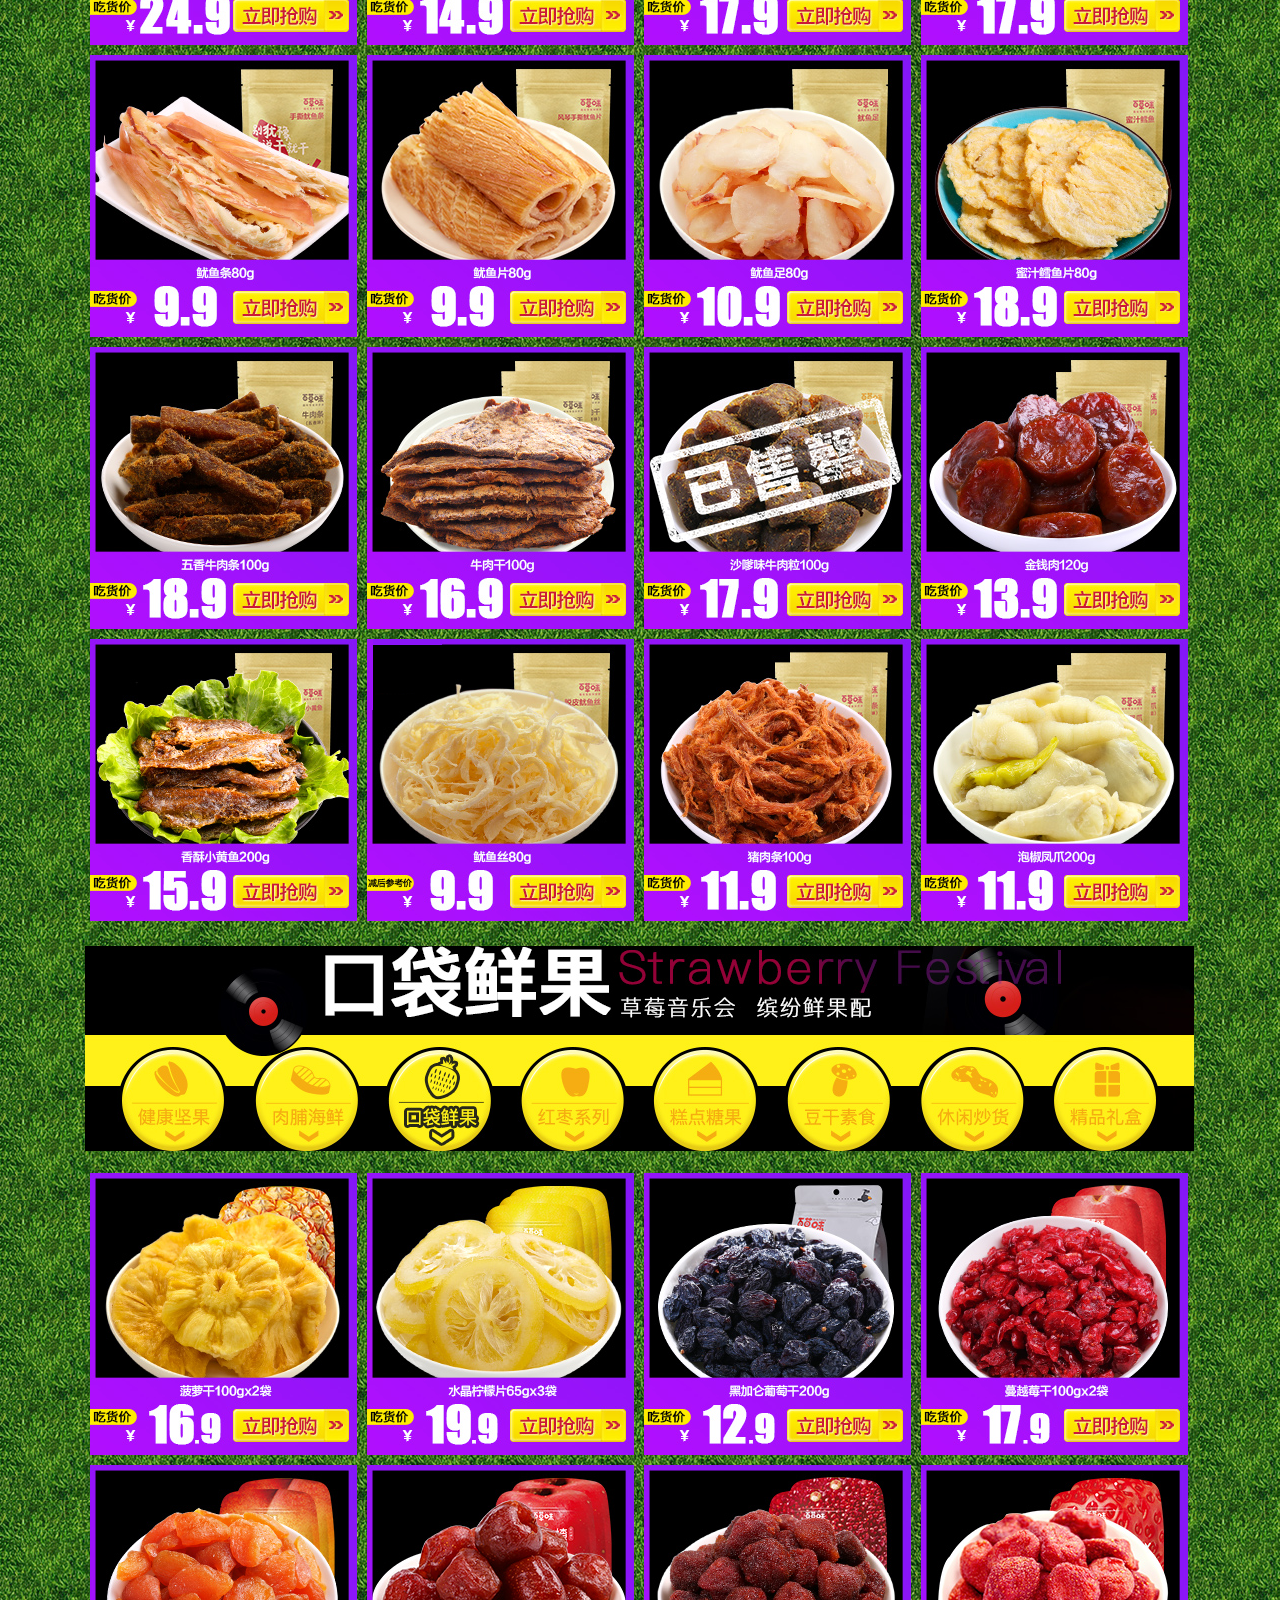
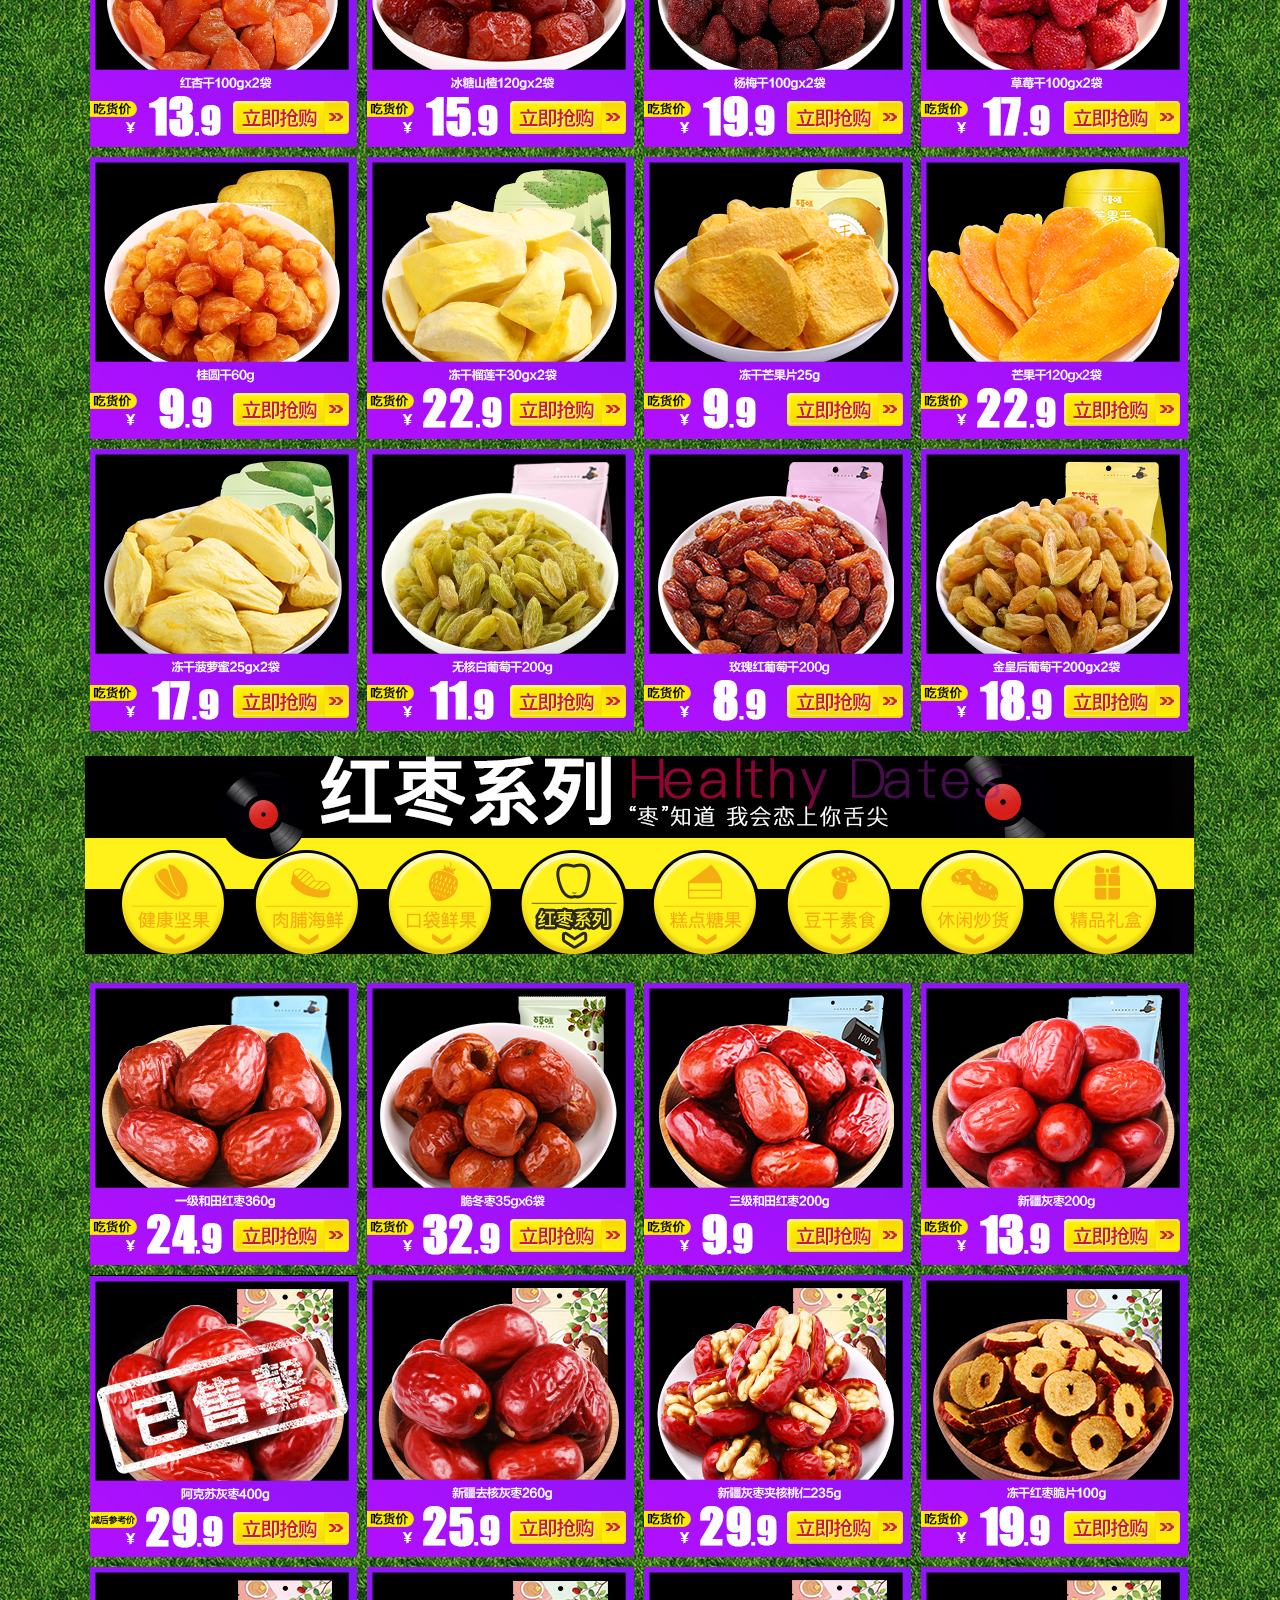
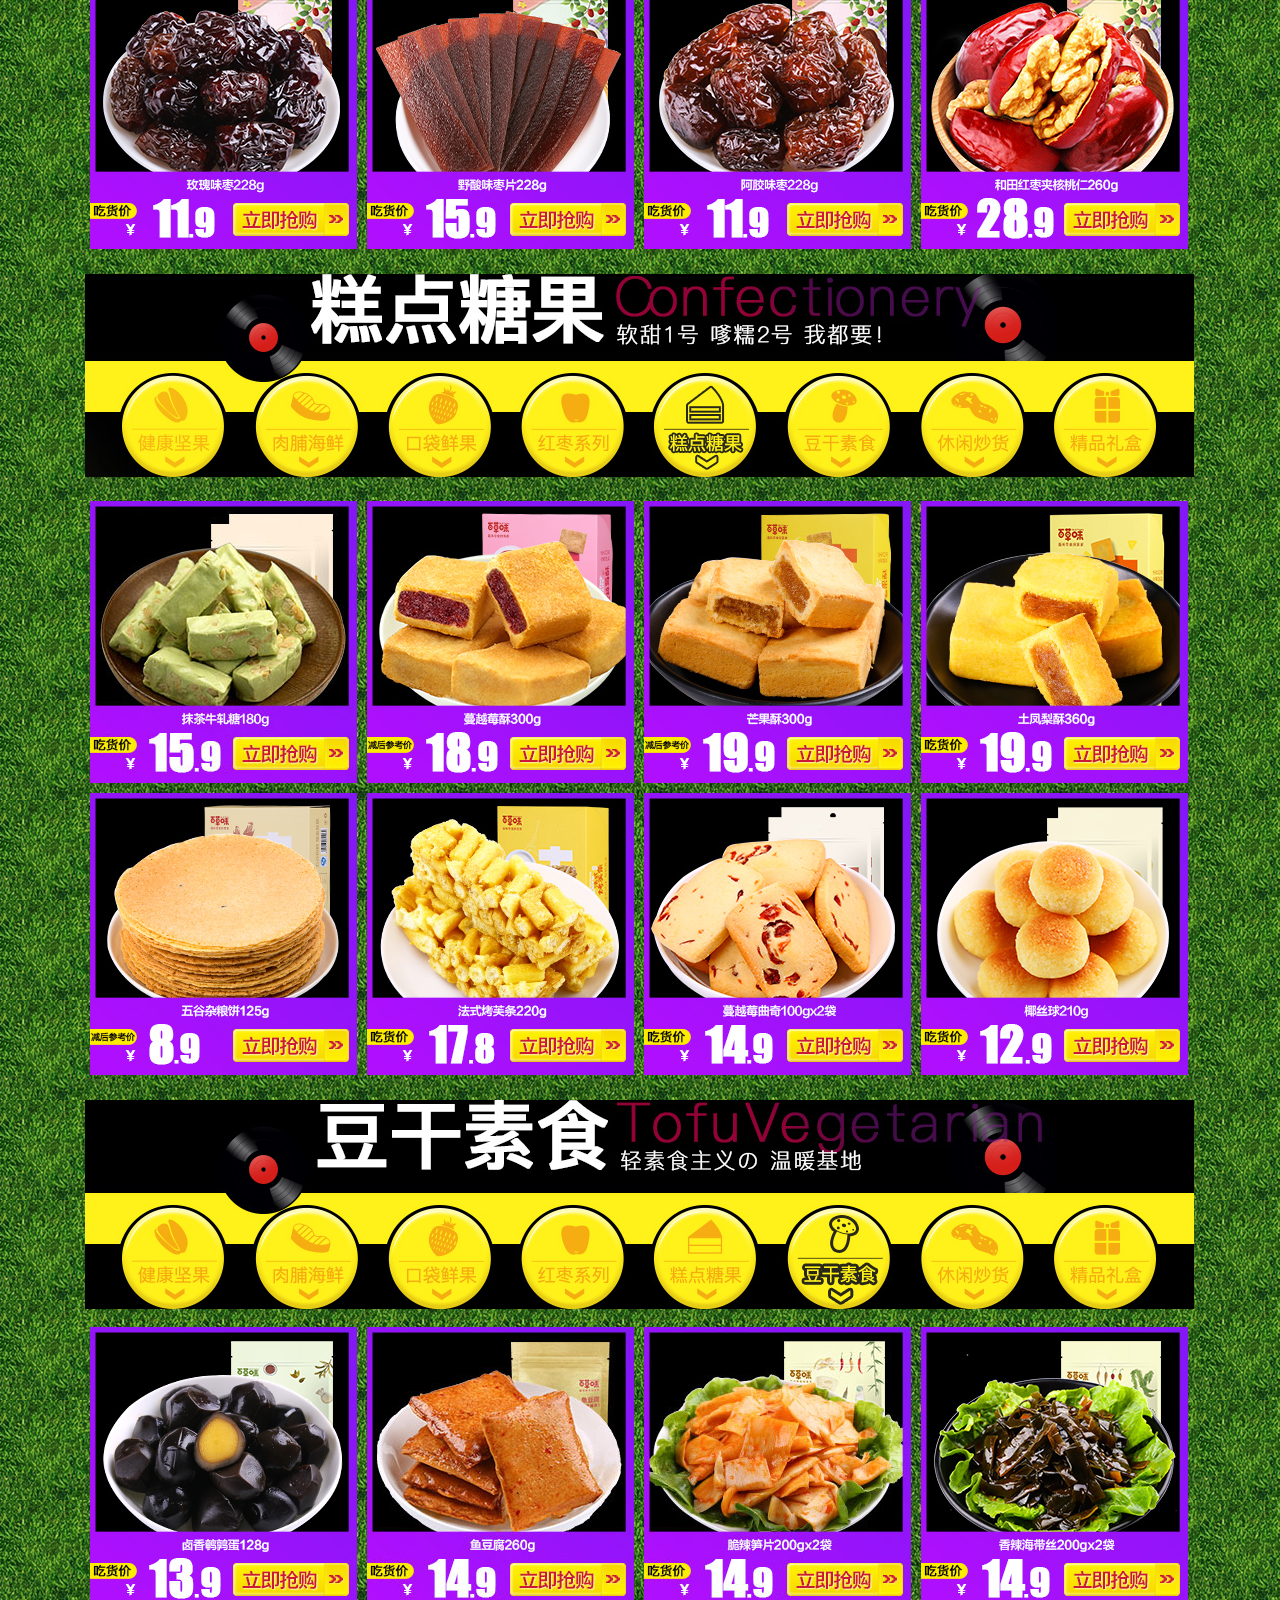
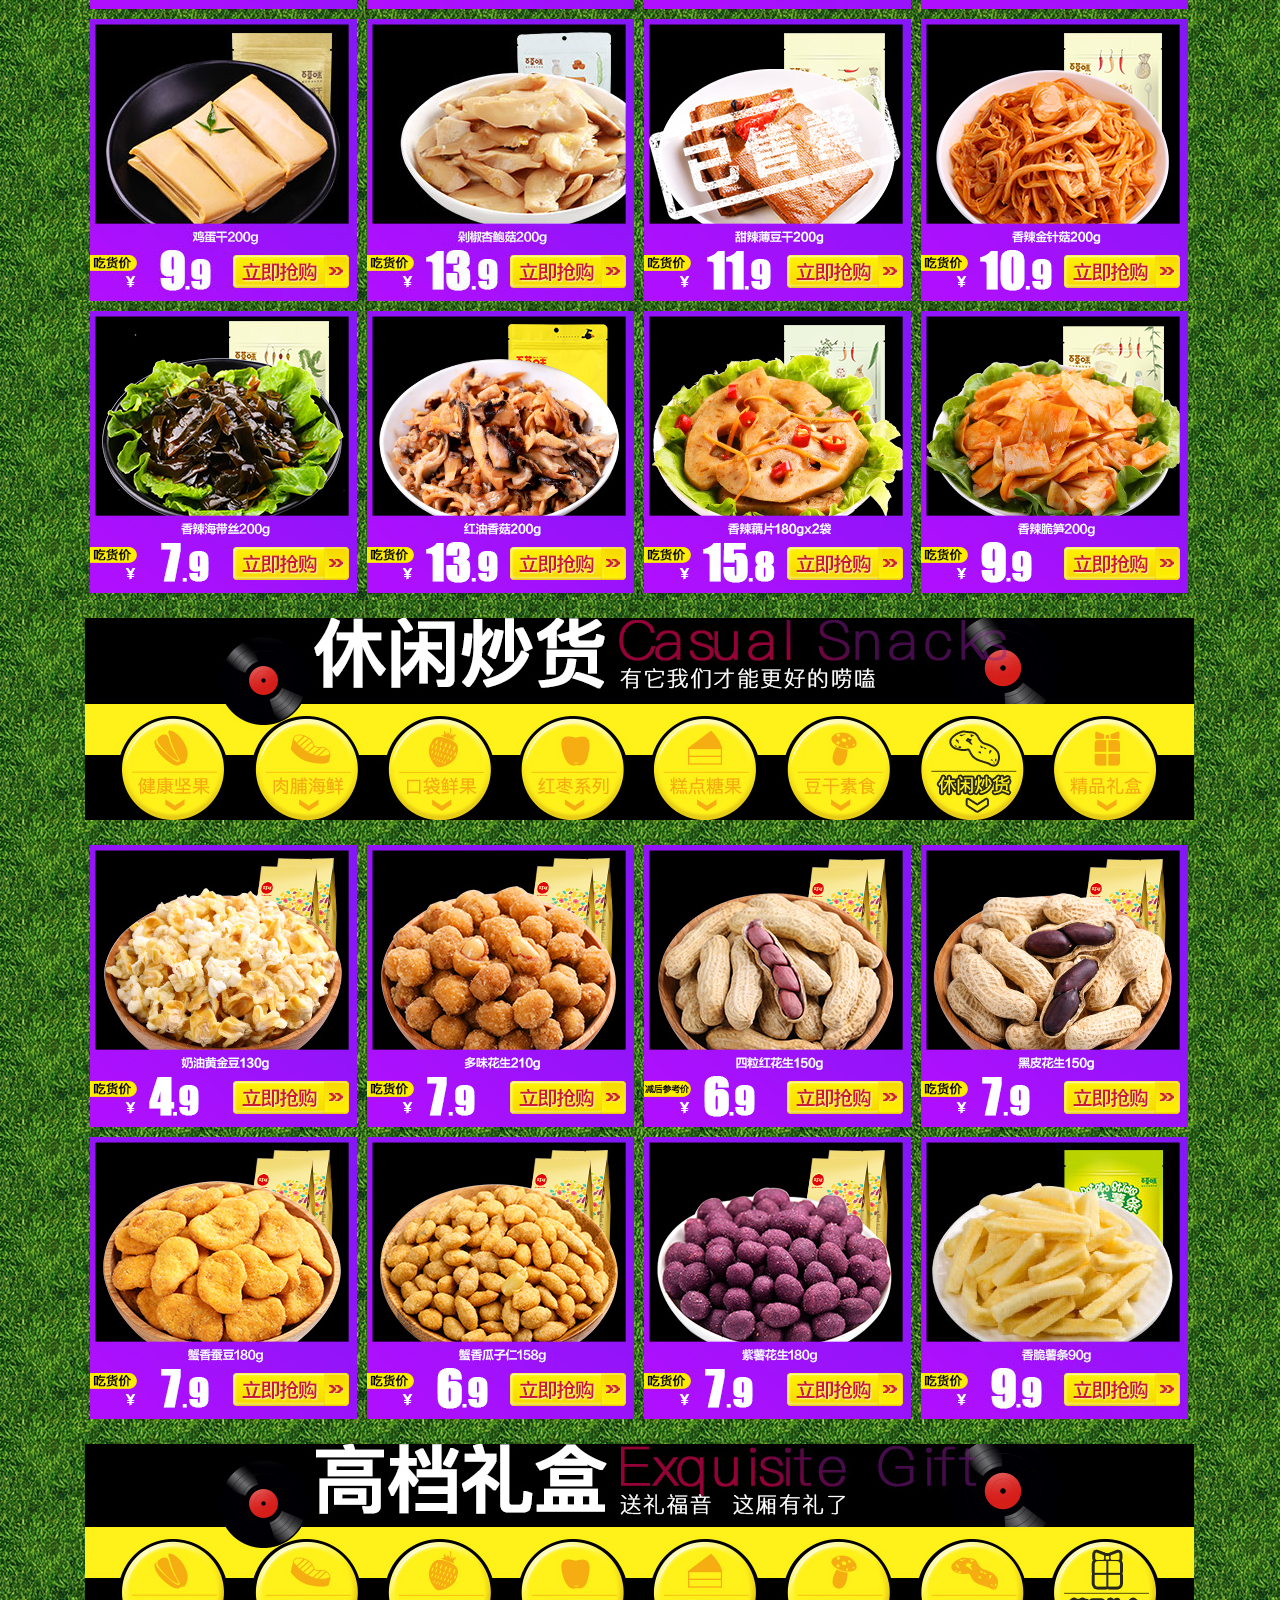
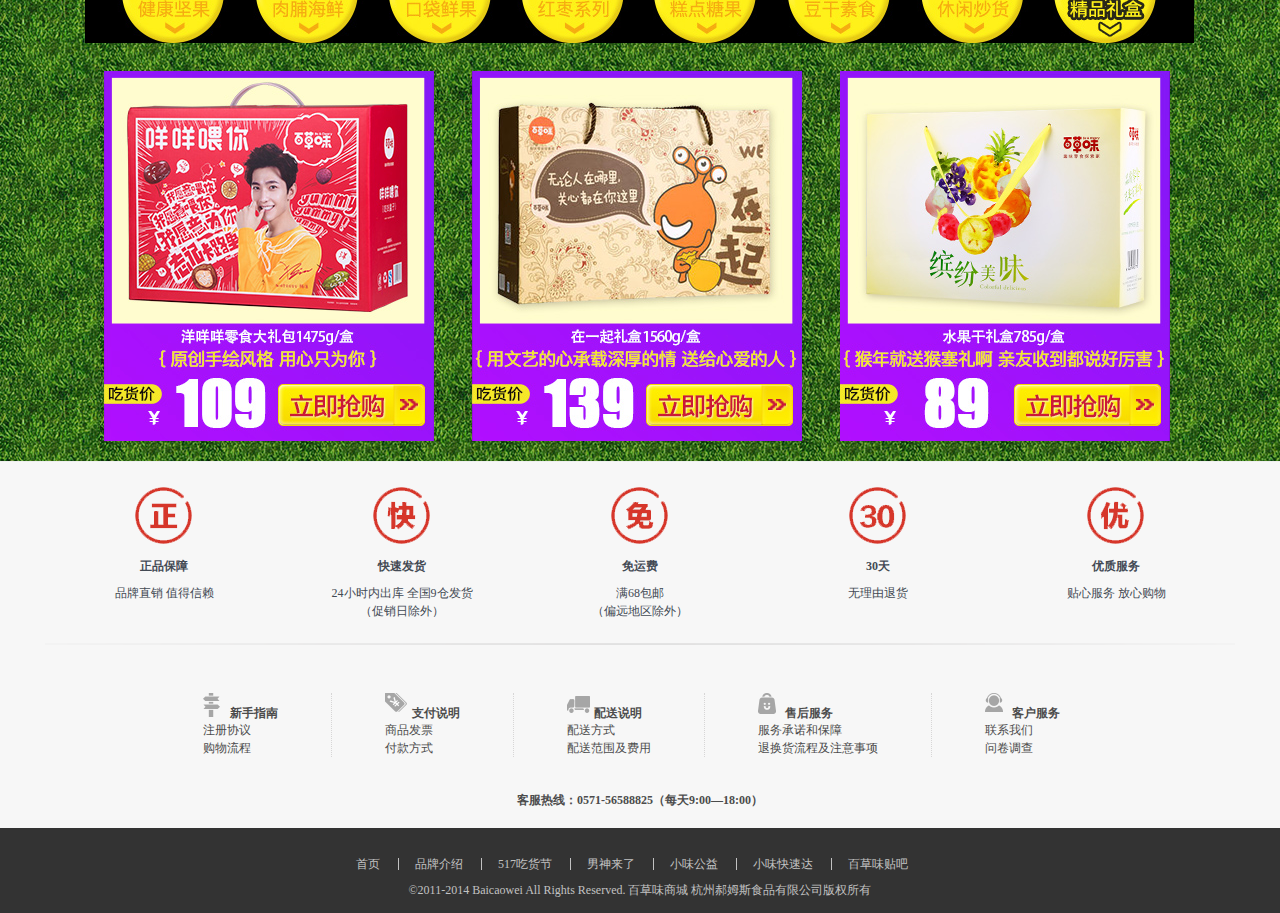
<file: html/euro.html>
<!DOCTYPE html>
<html lang="en">
<head>
	<meta charset="UTF-8">
	<title>激情欧洲杯-百草味官方商城</title>
	<meta name="Keywords" content="欧洲杯 零食 活动 零食，百草味官方商城">
	<meta name="Description" content="百草味官方商城是百草味品牌旗下独立销售平台，是趣味零食的探索家。儿童节即将来临，吃货们来买点零食吧，或让自己重新感受儿时吃零食的乐趣，或让自己身边的孩子感受你对他的爱。">
</head>
<link rel="stylesheet" href="../css/reset.css">
<link rel="stylesheet" href="../css/common.css">
<link rel="stylesheet" href="../css/euro.css">
<script src="../assets/jquery-1.12.0.js"></script>
<script src="../js/common.js"></script>
<script src="../js/euro.js"></script>
<body>
	<!-- Banner -->
	<div class="banner"></div>

	<!-- mayFl1 -->
	<div class="mayFl1">
		<div class="box">
			<ul>
				<li><a href="#"><img src="../img/euro/pc_coup1.png" alt=""></a></li>
				<li><a href="#"><img src="../img/euro/pc_coup2.png" alt=""></a></li>
				<li><a href="#"><img src="../img/euro/pc_coup3.png" alt=""></a></li>
				<li><a href="#"><img src="../img/euro/pc_coup4.png" alt=""></a></li>
			</ul>
		</div>
	</div>

	<!-- mayFl2 -->
	<div class="mayFl2">
		<div class="mayFlTit mayFl1Tit"></div>
		<a href="#" class="baiwanKB"></a>
		<a href="#" class="baokuanRJ"></a>

		<ul class="mayFlList">
			<li><a href="#"><img src="../img/euro/pc_mayf1_10.jpg" alt=""></a></li>
			<li><a href="#"><img src="../img/euro/pc_mayf1_12.jpg" alt=""></a></li>
			<li><a href="#"><img src="../img/euro/pc_mayf1_14.jpg" alt=""></a></li>
			<li><a href="#"><img src="../img/euro/pc_mayf1_19.jpg" alt=""></a></li>
			<li><a href="#"><img src="../img/euro/pc_mayf1_20.jpg" alt=""></a></li>
			<li><a href="#"><img src="../img/euro/pc_mayf1_21.jpg" alt=""></a></li>
			<li><a href="#"><img src="../img/euro/pc_mayf1_25.jpg" alt=""></a></li>
			<li><a href="#"><img src="../img/euro/pc_mayf1_26.jpg" alt=""></a></li>
			<li><a href="#"><img src="../img/euro/pc_mayf1_27.jpg" alt=""></a></li>
		</ul>
	</div>
	

	<!-- mayFl3 -->
	<div class="mayFl3">
		<div class="mayFlTit mayFl3Tit"></div>

		<ul class="mayFlList mayFl3List">
			<li><a href="#"><img src="../img/euro/pc_mayf1_30.png" alt=""></a></li>
			<li><a href="#"><img src="../img/euro/pc_mayf1_32.png" alt=""></a></li>
			<li><a href="#"><img src="../img/euro/pc_mayf1_34.png" alt=""></a></li>
			<li><a href="#"><img src="../img/euro/pc_mayf1_36.png" alt=""></a></li>
		</ul>
	</div>


	<!-- mayFl4 -->
	<div class="mayFl4">
		<div class="mayFlTit mayFl4Tit"></div>
		<ul class="mayFlList">
			<li><a href="#"><img src="../img/euro/pc_mayf2_03.jpg" alt=""></a></li>
			<li><a href="#"><img src="../img/euro/pc_mayf2_05.jpg" alt=""></a></li>
			<li><a href="#"><img src="../img/euro/pc_mayf2_07.jpg" alt=""></a></li>
			<li><a href="#"><img src="../img/euro/pc_mayf2_12.jpg" alt=""></a></li>
			<li><a href="#"><img src="../img/euro/pc_mayf2_13.jpg" alt=""></a></li>
			<li><a href="#"><img src="../img/euro/pc_mayf2_14.jpg" alt=""></a></li>
			<li><a href="#"><img src="../img/euro/pc_mayf2_18.jpg" alt=""></a></li>
			<li><a href="#"><img src="../img/euro/pc_mayf2_19.jpg" alt=""></a></li>
			<li><a href="#"><img src="../img/euro/pc_mayf2_20.jpg" alt=""></a></li>
			<li><a href="#"><img src="../img/euro/pc_mayf2_24.jpg" alt=""></a></li>
			<li><a href="#"><img src="../img/euro/pc_mayf2_25.jpg" alt=""></a></li>
			<li><a href="#"><img src="../img/euro/pc_mayf2_26.jpg" alt=""></a></li>
		</ul>
	</div>


	<div class="content">
		<!-- contentFl1 -->
		<div class="contentFl contentFl1">
			<div class="contentTit contentFl1Tit">
				<span class="fl1"></span>
				<span class="fl2"></span>
				<span class="fl3"></span>
				<span class="fl4"></span>
				<span class="fl5"></span>
				<span class="fl6"></span>
				<span class="fl7"></span>
				<span class="fl8"></span>
			</div>
			<ul class="contentFlList">
				<li><a href="#"><img src="../img/euro/pc_mayf3_07.jpg" alt=""></a></li>
				<li><a href="#"><img src="../img/euro/pc_mayf3_11.jpg" alt=""></a></li>
				<li><a href="#"><img src="../img/euro/pc_mayf3_19.jpg" alt=""></a></li>
				<li><a href="#"><img src="../img/euro/pc_mayf3_20.jpg" alt=""></a></li>
				<li><a href="#"><img src="../img/euro/pc_mayf3_21.jpg" alt=""></a></li>
				<li><a href="#"><img src="../img/euro/pc_mayf3_22.jpg" alt=""></a></li>
				<li><a href="#"><img src="../img/euro/pc_mayf3_27.jpg" alt=""></a></li>
				<li><a href="#"><img src="../img/euro/pc_mayf3_28.jpg" alt=""></a></li>
				<li><a href="#"><img src="../img/euro/pc_mayf3_29.jpg" alt=""></a></li>
				<li><a href="#"><img src="../img/euro/pc_mayf3_30.jpg" alt=""></a></li>
				<li><a href="#"><img src="../img/euro/pc_mayf9_27.jpg" alt=""></a></li>
				<li><a href="#"><img src="../img/euro/pc_mayf1_19.jpg" alt=""></a></li>
			</ul>
		</div>

		<!-- contentFl2 -->
		<div class="contentFl contentFl2">
			<div class="contentTit contentFl2Tit">
				<span class="fl1"></span>
				<span class="fl2"></span>
				<span class="fl3"></span>
				<span class="fl4"></span>
				<span class="fl5"></span>
				<span class="fl6"></span>
				<span class="fl7"></span>
				<span class="fl8"></span>
			</div>
			<ul class="contentFlList">
				<li><a href="#"><img src="../img/euro/pc_mayf4_07.jpg" alt=""></a></li>
				<li><a href="#"><img src="../img/euro/pc_mayf4_09.jpg" alt=""></a></li>
				<li><a href="#"><img src="../img/euro/pc_mayf4_11.jpg" alt=""></a></li>
				<li><a href="#"><img src="../img/euro/pc_mayf4_13.jpg" alt=""></a></li>
				<li><a href="#"><img src="../img/euro/pc_mayf4_19.jpg" alt=""></a></li>
				<li><a href="#"><img src="../img/euro/pc_mayf4_20.jpg" alt=""></a></li>
				<li><a href="#"><img src="../img/euro/pc_mayf4_21.jpg" alt=""></a></li>
				<li><a href="#"><img src="../img/euro/pc_mayf4_22.jpg" alt=""></a></li>
				<li><a href="#"><img src="../img/euro/pc_mayf4_27.jpg" alt=""></a></li>
				<li><a href="#"><img src="../img/euro/pc_mayf4_28.jpg" alt=""></a></li>
				<li><a href="#"><img src="../img/euro/pc_mayf4_29.jpg" alt=""></a></li>
				<li><a href="#"><img src="../img/euro/pc_mayf4_30.jpg" alt=""></a></li>
				<li><a href="#"><img src="../img/euro/pc_mayf4_35.jpg" alt=""></a></li>
				<li><a href="#"><img src="../img/euro/pc_mayf4_36.jpg" alt=""></a></li>
				<li><a href="#"><img src="../img/euro/pc_mayf4_37.jpg" alt=""></a></li>
				<li><a href="#"><img src="../img/euro/pc_mayf4_38.jpg" alt=""></a></li>
			</ul>
		</div>


		<!-- contentFl3 -->
		<div class="contentFl contentFl3">
			<div class="contentTit contentFl3Tit">
				<span class="fl1"></span>
				<span class="fl2"></span>
				<span class="fl3"></span>
				<span class="fl4"></span>
				<span class="fl5"></span>
				<span class="fl6"></span>
				<span class="fl7"></span>
				<span class="fl8"></span>
			</div>
			<ul class="contentFlList">
				<li><a href="#"><img src="../img/euro/pc_mayf5_09.jpg" alt=""></a></li>
				<li><a href="#"><img src="../img/euro/pc_mayf5_11.jpg" alt=""></a></li>
				<li><a href="#"><img src="../img/euro/pc_mayf5_13.jpg" alt=""></a></li>
				<li><a href="#"><img src="../img/euro/pc_mayf5_19.jpg" alt=""></a></li>
				<li><a href="#"><img src="../img/euro/pc_mayf5_20.jpg" alt=""></a></li>
				<li><a href="#"><img src="../img/euro/pc_mayf5_21.jpg" alt=""></a></li>
				<li><a href="#"><img src="../img/euro/pc_mayf5_22.jpg" alt=""></a></li>
				<li><a href="#"><img src="../img/euro/pc_mayf5_28.jpg" alt=""></a></li>
				<li><a href="#"><img src="../img/euro/pc_mayf5_29.jpg" alt=""></a></li>
				<li><a href="#"><img src="../img/euro/pc_mayf5_30.jpg" alt=""></a></li>
				<li><a href="#"><img src="../img/euro/pc_mayf5_35.jpg" alt=""></a></li>
				<li><a href="#"><img src="../img/euro/pc_mayf5_36.jpg" alt=""></a></li>
				<li><a href="#"><img src="../img/euro/pc_mayf5_37.jpg" alt=""></a></li>
				<li><a href="#"><img src="../img/euro/pc_mayf5_43.jpg" alt=""></a></li>
				<li><a href="#"><img src="../img/euro/pc_mayf5_44.jpg" alt=""></a></li>
				<li><a href="#"><img src="../img/euro/pc_mayf5_45.jpg" alt=""></a></li>
			</ul>
		</div>


		<!-- contentFl4 -->
		<div class="contentFl contentFl4">
			<div class="contentTit contentFl4Tit">
				<span class="fl1"></span>
				<span class="fl2"></span>
				<span class="fl3"></span>
				<span class="fl4"></span>
				<span class="fl5"></span>
				<span class="fl6"></span>
				<span class="fl7"></span>
				<span class="fl8"></span>
			</div>
			<ul class="contentFlList">
				<li><a href="#"><img src="../img/euro/pc_mayf6_07.jpg" alt=""></a></li>
				<li><a href="#"><img src="../img/euro/pc_mayf6_09.jpg" alt=""></a></li>
				<li><a href="#"><img src="../img/euro/pc_mayf6_11.jpg" alt=""></a></li>
				<li><a href="#"><img src="../img/euro/pc_mayf6_13.jpg" alt=""></a></li>
				<li><a href="#"><img src="../img/euro/pc_mayf6_19.jpg" alt=""></a></li>
				<li><a href="#"><img src="../img/euro/pc_mayf6_20.jpg" alt=""></a></li>
				<li><a href="#"><img src="../img/euro/pc_mayf6_22.jpg" alt=""></a></li>
				<li><a href="#"><img src="../img/euro/pc_mayf6_27.jpg" alt=""></a></li>
				<li><a href="#"><img src="../img/euro/pc_mayf6_28.jpg" alt=""></a></li>
				<li><a href="#"><img src="../img/euro/pc_mayf6_30.jpg" alt=""></a></li>
				<li><a href="#"><img src="../img/euro/pc_mayf6_29.jpg" alt=""></a></li>
				<li><a href="#"><img src="../img/euro/pc_mayf6_21.jpg" alt=""></a></li>
			</ul>
		</div>


		<!-- contentFl5 -->
		<div class="contentFl contentFl5">
			<div class="contentTit contentFl5Tit">
				<span class="fl1"></span>
				<span class="fl2"></span>
				<span class="fl3"></span>
				<span class="fl4"></span>
				<span class="fl5"></span>
				<span class="fl6"></span>
				<span class="fl7"></span>
				<span class="fl8"></span>
			</div>
			<ul class="contentFlList">
				<li><a href="#"><img src="../img/euro/pc_mayf67_07.jpg" alt=""></a></li>
				<li><a href="#"><img src="../img/euro/pc_mayf67_09.jpg" alt=""></a></li>
				<li><a href="#"><img src="../img/euro/pc_mayf67_11.jpg" alt=""></a></li>
				<li><a href="#"><img src="../img/euro/pc_mayf67_13.jpg" alt=""></a></li>
				<li><a href="#"><img src="../img/euro/pc_mayf67_19.jpg" alt=""></a></li>
				<li><a href="#"><img src="../img/euro/pc_mayf67_20.jpg" alt=""></a></li>
				<li><a href="#"><img src="../img/euro/pc_mayf67_21.jpg" alt=""></a></li>
				<li><a href="#"><img src="../img/euro/pc_mayf67_22.jpg" alt=""></a></li>
			</ul>
		</div>


		<!-- contentFl6 -->
		<div class="contentFl contentFl6">
			<div class="contentTit contentFl6Tit">
				<span class="fl1"></span>
				<span class="fl2"></span>
				<span class="fl3"></span>
				<span class="fl4"></span>
				<span class="fl5"></span>
				<span class="fl6"></span>
				<span class="fl7"></span>
				<span class="fl8"></span>
			</div>
			<ul class="contentFlList">
				<li><a href="#"><img src="../img/euro/pc_mayf8_07.jpg" alt=""></a></li>
				<li><a href="#"><img src="../img/euro/pc_mayf8_09.jpg" alt=""></a></li>
				<li><a href="#"><img src="../img/euro/pc_mayf8_11.jpg" alt=""></a></li>
				<li><a href="#"><img src="../img/euro/pc_mayf8_13.jpg" alt=""></a></li>
				<li><a href="#"><img src="../img/euro/pc_mayf8_19.jpg" alt=""></a></li>
				<li><a href="#"><img src="../img/euro/pc_mayf8_20.jpg" alt=""></a></li>
				<li><a href="#"><img src="../img/euro/pc_mayf8_21.jpg" alt=""></a></li>
				<li><a href="#"><img src="../img/euro/pc_mayf8_22.jpg" alt=""></a></li>
				<li><a href="#"><img src="../img/euro/pc_mayf8_27.jpg" alt=""></a></li>
				<li><a href="#"><img src="../img/euro/pc_mayf8_28.jpg" alt=""></a></li>
				<li><a href="#"><img src="../img/euro/pc_mayf8_29.jpg" alt=""></a></li>
				<li><a href="#"><img src="../img/euro/pc_mayf8_30.jpg" alt=""></a></li>
			</ul>
		</div>


		<!-- contentFl7 -->
		<div class="contentFl contentFl7">
			<div class="contentTit contentFl7Tit">
				<span class="fl1"></span>
				<span class="fl2"></span>
				<span class="fl3"></span>
				<span class="fl4"></span>
				<span class="fl5"></span>
				<span class="fl6"></span>
				<span class="fl7"></span>
				<span class="fl8"></span>
			</div>
			<ul class="contentFlList">
				<li><a href="#"><img src="../img/euro/pc_mayf9_07.jpg" alt=""></a></li>
				<li><a href="#"><img src="../img/euro/pc_mayf9_09.jpg" alt=""></a></li>
				<li><a href="#"><img src="../img/euro/pc_mayf9_11.jpg" alt=""></a></li>
				<li><a href="#"><img src="../img/euro/pc_mayf9_13.jpg" alt=""></a></li>
				<li><a href="#"><img src="../img/euro/pc_mayf9_20.jpg" alt=""></a></li>
				<li><a href="#"><img src="../img/euro/pc_mayf9_21.jpg" alt=""></a></li>
				<li><a href="#"><img src="../img/euro/pc_mayf9_22.jpg" alt=""></a></li>
				<li><a href="#"><img src="../img/euro/pc_mayf9_28.jpg" alt=""></a></li>
			</ul>
		</div>


		<!-- contentFl8 -->
		<div class="contentFl contentFl8">
			<div class="contentTit contentFl8Tit">
				<span class="fl1"></span>
				<span class="fl2"></span>
				<span class="fl3"></span>
				<span class="fl4"></span>
				<span class="fl5"></span>
				<span class="fl6"></span>
				<span class="fl7"></span>
				<span class="fl8"></span>
			</div>
			<ul class="contentFlList">
				<li><a href="#"><img src="../img/euro/pc_mayf0_09.jpg" alt=""></a></li>
				<li><a href="#"><img src="../img/euro/pc_mayf0_11.jpg" alt=""></a></li>
				<li><a href="#"><img src="../img/euro/pc_mayf0_16.jpg" alt=""></a></li>
			</ul>
		</div>
		
	</div>

	
	<!-- footer -->
	<div class="footerWrap">
		<footer>
			<ul>
				<li class="firstList footerLists">
					<span></span>
					<a href="#">
						<p class="footerTit">正品保障</p>
						<p class="slogan">品牌直销 值得信赖</p>
					</a>
				</li>
				<li class="secondList footerLists">
					<span></span>
					<a href="#">
						<p class="footerTit">快速发货</p>
						<p class="slogan">24小时内出库 全国9仓发货<br>（促销日除外）</p>
					</a>
				</li>
				<li class="thirdList footerLists">
					<span></span>
					<a href="#">
						<p class="footerTit">免运费</p>
						<p class="slogan">满68包邮<br>（偏远地区除外）</p>
					</a>
				</li>
				<li class="forthList footerLists">
					<span></span>
					<a href="#">
						<p class="footerTit">30天</p>
						<p class="slogan">无理由退货</p>
					</a>
				</li>
				<li class="fifthList footerLists">
					<span></span>
					<a href="#">
						<p class="footerTit">优质服务</p>
						<p class="slogan">贴心服务 放心购物</p>
					</a>
				</li>
			</ul>

			<img src="../img/index/footer_line.png" alt="" class="footer_line">
			
			<div class="footerUl">
				<ul class="f_ul">
					<li class="f_ul_tit">
						<span class="xinshou"></span>
						<a href="#">新手指南</a>
					</li>
					<li><a href="#">注册协议</a></li>
					<li><a href="#">购物流程</a></li>
				</ul>
				<ul class="f_ul">
					<li class="f_ul_tit">
						<span class="zhifu"></span>
						<a href="#">支付说明</a>
					</li>
					<li><a href="#">商品发票</a></li>
					<li><a href="#">付款方式</a></li>
				</ul>
				<ul class="f_ul">
					<li class="f_ul_tit">
						<span class="peisong"></span>
						<a href="#">配送说明</a>
					</li>
					<li><a href="#">配送方式</a></li>
					<li><a href="#">配送范围及费用</a></li>
				</ul>
				<ul class="f_ul">
					<li class="f_ul_tit">
						<span class="shouhou"></span>
						<a href="#">售后服务</a>
					</li>
					<li><a href="#">服务承诺和保障</a></li>
					<li><a href="#">退换货流程及注意事项</a></li>
				</ul>
				<ul class="f_ul">
					<li class="f_ul_tit">
						<span class="kehu"></span>
						<a href="#">客户服务</a>
					</li>
					<li><a href="#">联系我们</a></li>
					<li><a href="#">问卷调查</a></li>
				</ul>
				
			</div>
			<p class="hotline"><i></i>客服热线：0571-56588825（每天9:00—18:00）</p>
		</footer>
	</div>


	<!-- copyright -->
	<div class="copyrightWrap">
		<div class="copyright">
			<ul>
				<li><a href="#">首页</a></li>
				<li><a href="#">品牌介绍</a></li>
				<li><a href="#">517吃货节</a></li>
				<li><a href="#">男神来了</a></li>
				<li><a href="#">小味公益</a></li>
				<li><a href="#">小味快速达</a></li>
				<li><a href="#">百草味贴吧</a></li>
			</ul>
			<p>©2011-2014 Baicaowei All Rights Reserved. 百草味商城 杭州郝姆斯食品有限公司版权所有</p>
		</div>
	</div>

	<!-- 侧边置顶 -->
	<div class="side">
		<div class="backToIndex"><a href="../index.html">返回首页</a></div>
		<div class="toTop"><p>回到顶部</p></div>
	</div>


</body>
</html>
</file>
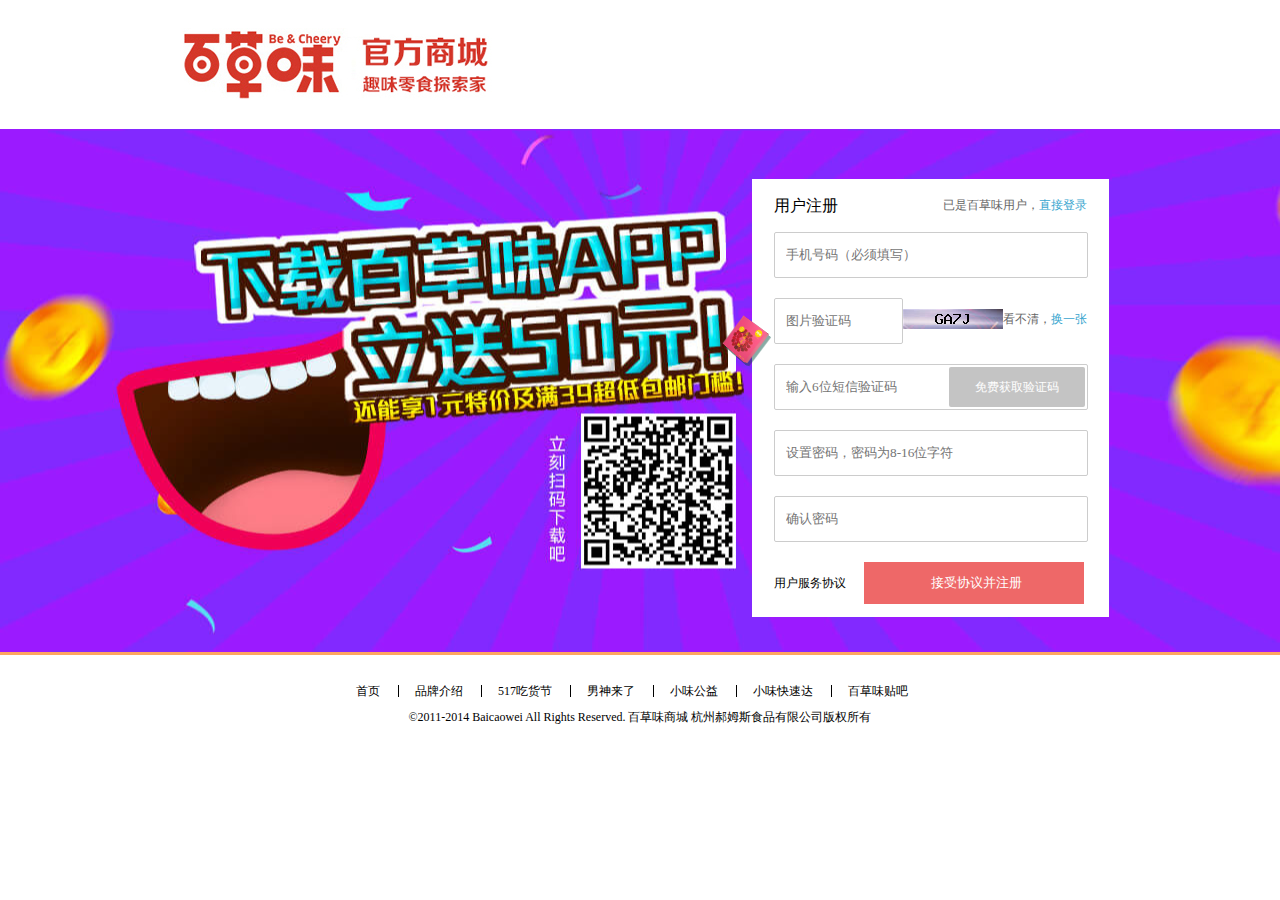
<file: html/login.html>
<!DOCTYPE html>
<html lang="en">
<head>
	<meta charset="UTF-8">
	<title>百草味官方商城_用户注册</title>
</head>
<link rel="stylesheet" href="../css/reset.css">
<link rel="stylesheet" href="../css/common.css">
<link rel="stylesheet" href="../css/login.css">
<script src="../assets/jquery-1.12.0.js"></script>
<script src="../js/common.js"></script>
<script src="../js/login.js"></script>
<body>
	<!-- 头部 -->
	<div class="loginTop">
		<a href="../index.html" class="loginLogo"><img src="../img/login/logo.jpg" alt=""></a>
	</div>

	<!-- 中部注册区 -->
	<div class="loginContWrap">
		<div class="loginCont">
			<div class="loginBox">
				<div class="loginBoxTop">
					<p class="loginBoxTit">用户注册</p>
					<p class="directLogin">已是百草味用户，<a href="register.html"><span>直接登录</span></a></p>
				</div>
				<form action="">
					<div><input type="text" placeholder="手机号码（必须填写）" class="teleNum"><span class="teleNumTips"></span></div>

					<div class="code">
						<input type="text" placeholder="图片验证码" class="picCaptCha">
						<img src="../img/login/captcha.png" alt="">
						<p> 看不清，<span>换一张</span></p>
						<span class="codeTips"></span>
					</div>
					<div class="messages">
						<input type="text" placeholder="输入6位短信验证码" class="messageChec">
						<span class="getMess">免费获取验证码</span>
						<span class="messagesTips"></span>
					</div>
					<input type="password" placeholder="设置密码，密码为8-16位字符" class="pass1"><span class="pass1Tips"></span>
					<input type="password" placeholder="确认密码" class="pass2"><span class="pass2Tips"></span>
					<a href="#" class="userAgree">用户服务协议</a>
					<input type="submit" value="接受协议并注册" class="toLogin">
				</form>

				<span class="hongbao"></span>
			</div>
		</div>
	</div>


	<!-- copyright -->
	<div class="copyrightWrap loginCopyRightWrap">
		<div class="copyright loginCopyRight">
			<ul>
				<li><a href="#">首页</a></li>
				<li><a href="#">品牌介绍</a></li>
				<li><a href="#">517吃货节</a></li>
				<li><a href="#">男神来了</a></li>
				<li><a href="#">小味公益</a></li>
				<li><a href="#">小味快速达</a></li>
				<li><a href="#">百草味贴吧</a></li>
			</ul>
			<p>©2011-2014 Baicaowei All Rights Reserved. 百草味商城 杭州郝姆斯食品有限公司版权所有</p>
		</div>
	</div>

</body>
</html>
</file>
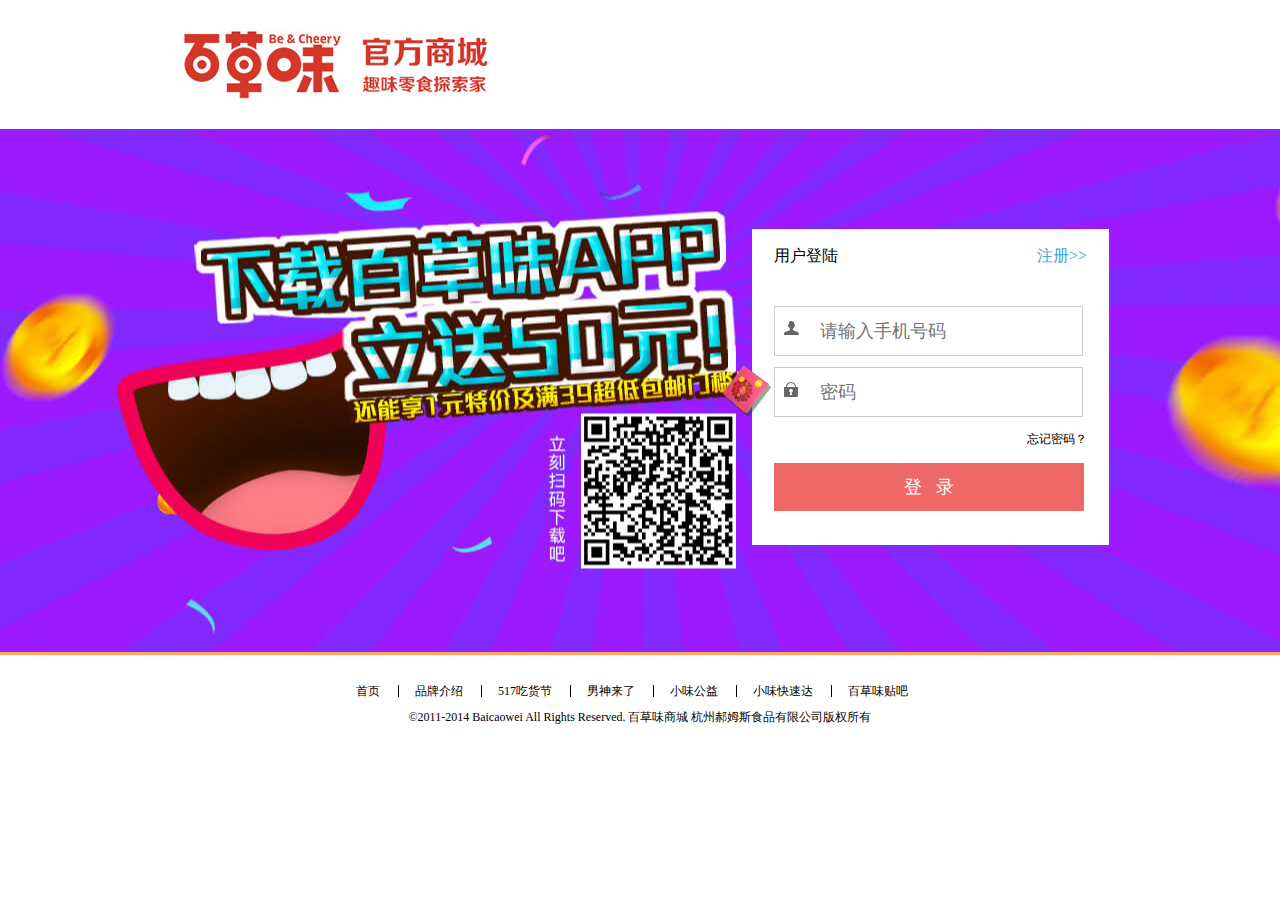
<file: html/register.html>
<!DOCTYPE html>
<html lang="en">
<head>
	<meta charset="UTF-8">
	<title>百草味官方商城_用户注册</title>
</head>
<link rel="stylesheet" href="../css/reset.css">
<link rel="stylesheet" href="../css/common.css">
<link rel="stylesheet" href="../css/register.css">
<script src="../assets/jquery-1.12.0.js"></script>
<script src="../js/common.js"></script>
<script src="../js/register.js"></script>
<body>
	<!-- 头部 -->
	<div class="loginTop">
		<a href="../index.html" class="loginLogo"><img src="../img/login/logo.jpg" alt=""></a>
	</div>

	<!-- 中部登陆区 -->
	<div class="loginContWrap">
		<div class="loginCont">
			<div class="loginBox">
				<div class="loginBoxTop">
					<p class="loginBoxTit">用户登陆</p>
					<a href="login.html" class="toLogin">注册>></a>
				</div>
				<form action="">
					<div class="teleNumBox">
						<i></i>
						<input type="text" placeholder="请输入手机号码" class="teleNum">
					</div>
					<div class="passWordBox">
						<i></i>
						<input type="password" placeholder="密码" class="passWord">
					</div>				
					<p class="forgetPW"><a href="">忘记密码？</a></p>
					<input type="submit" value="登   录" class="dengLu">
				</form>

				<span class="hongbao"></span>
			</div>
		</div>
	</div>


	<!-- copyright -->
	<div class="copyrightWrap loginCopyRightWrap">
		<div class="copyright loginCopyRight">
			<ul>
				<li><a href="#">首页</a></li>
				<li><a href="#">品牌介绍</a></li>
				<li><a href="#">517吃货节</a></li>
				<li><a href="#">男神来了</a></li>
				<li><a href="#">小味公益</a></li>
				<li><a href="#">小味快速达</a></li>
				<li><a href="#">百草味贴吧</a></li>
			</ul>
			<p>©2011-2014 Baicaowei All Rights Reserved. 百草味商城 杭州郝姆斯食品有限公司版权所有</p>
		</div>
	</div>

</body>
</html>
</file>
<file: css/common.css>
/*nav*/
.navWrap{width: 100%;height: 32px;background-color: #f2f2f2;}
.nav{width: 1190px;position: relative;}
.nav ul li{float: left;height: 32px;}
.nav ul li a{width: 82px; border-left: 2px solid #e7e0e7; height: 14px;display: block;text-align: center;margin-top: 9px;}
.nav ul li .contactService{width: 100px;}
.nav ul li .appDownload{width: 94px;}
.nav ul li:last-of-type a{border-right: 2px solid #e7e0e7;}
.nav p{float: left;line-height: 32px;}
.nav .firstline{margin-left: 17px;}
.nav .firstline a{color: #d4362a; text-decoration: underline;}
.freeToLogin{margin-left: 34px;}
.freeToLogin a:hover,.navlist:hover{color: #d4362a; text-decoration: underline;}
.nav ul{position: absolute;left: auto;right: 7px;}

.serviceBox,.appDownloadBox,.moreBox{position: absolute;background-color: #fff;border: 1px solid #e7e0e7;width: 102px;height: 66px;top: 0;display: none;z-index: 5;}
.serviceBox p,.appDownloadBox p,.moreBox p{line-height: 16px;width: 102px;text-align: center;margin-left: 0;}
.serviceBox p:first-of-type,.appDownloadBox p:first-of-type,.moreBox p{line-height: 30px;}
.serviceBox .teleNum{font-weight: bold;}
.contactService span,.serviceBox span,.appDownload span,.appDownloadBox span,.moreBox span,.more span{width: 9px;height: 5px;background:url(../img/index/icon1.png) no-repeat -200px -271px;display: inline-block;margin: 0 0 2px 10px;}
.appDownloadBox{width: 96px;height: 102px;}
.appDownloadBox img{width: 68px;height: 68px;margin-left: 14px;}
.moreBox{width: 74px; height: 105px;}
.nav .moreBox ul li{height: 22px;}
.nav .moreBox ul li a{margin: 0;padding: 0;border: 0;width: 74px;height: 22px;text-align: center;}
.nav .moreBox ul li a:hover{color: #d4362a;}
.moreBox p{width: 74px;}
.moreBox ul{margin-top: 32px;}


/*logo*/
.logoWrap{height: 134px;padding-top: 21px;}
.logo{width: 1190px;height: 90px;background-color: #fff;}
.logoImg{float: left;}
.searchDiv{width: 496px;float: left;margin: 24px 0 0 142px;position: relative;}
.searchBox{width: 387px;height: 42px;border: 0;border: 2px solid #d13926;padding-left: 15px; outline: none;}
.searchDiv span{background-color: #f3f3f3;color: #a9a9a9;height: 20px;line-height: 20px;display: inline-block;padding: 0 2px;position: absolute;}
.searchDiv .first{top: 14px; left: 304px;}
.searchDiv .second{top: 14px; left: 336px;}
.search{width: 90px;height: 48px;background-color: #d13926;color: #fff;outline: none;border: 0;cursor: pointer;font-size: 20px;font-family: "微软雅黑";position: absolute;top: 0;left: auto;right: 0;}

.shoppingcart{width: 107px;height: 40px;border: 1px solid #dfdfdf; background-color: #f9f9f9;float: right;margin: 24px 15px 0 0;cursor: pointer;padding-left: 19px;position: relative;}
.shoppingIcon{width: 22px;height: 17px;background: url(../img/index/icon1.png) -290px -202px;display: inline-block;margin-top: 12px;float: left;}
.shoppingcart a{float: left;line-height: 40px;height: 40px;margin-left: 5px;display: block;}
.counts{width: 16px;height: 16px;color: #fff;background-color: #d13926;display: inline-block;text-align: center;line-height: 16px;border-radius: 5px;border-bottom-left-radius: 0;position: absolute;top: -5px;right: 10px;left: auto;}


/*Banner*/
.bannerWrap{width: 100%;height: 585px;}
.bannerTopWrap{width: 100%; height: 72px;border-bottom: 1px solid #d4362a;}
.bannerTop{width: 1190px; height: 72px;overflow: hidden;}
.allClassfy{width: 207px;height: 48px;color: #fff;font-size: 18px;padding: 0 20px;background: #d4362a url(../img/index/allClassBg.jpg) no-repeat 205px center ;line-height: 48px;float: left;margin-top: 24px;}
.bannerList{overflow: hidden;position: relative;}
.bannerList ul{float: left;}
.bannerList ul li{float: left;margin-left: 42px;height: 44px; line-height: 44px;font-size: 20px;margin-top: 23px;}
.bannerList ul li a:hover{color: #d4362a;}
#active{border-bottom: 5px solid #d4362a;}
.borderSpan{height: 5px;background:#d4362a;position: absolute; top: auto;bottom:0;left: 289px; display: none;}
.czcard,.thcard{overflow: hidden;}
.czcard span,.thcard span{width: 140px;height: 44px;float: left;}
.czcard span{background: url(../img/index/czcard.png);}
.thcard span{background: url(../img/index/thcard.png);}
.cards{float: right;margin:28px 0 0 0;}


/*rightSide*/
.rightSideWrap{width: 35px;height: 100%;background-color: #000;position: fixed;right: 0;top: 0;left: auto;}
.rightSide{width: 35px;height: 432px;background-color: #000;position: absolute;top: auto;bottom: 0;padding-top: 208px;color: #fff;}
.person{cursor: pointer;width: 35px;height: 35px;}
.person i{width: 20px;height: 20px;display: inline-block;background:url(../img/index/bar_icon.png) -73px -10px;margin:5px 0 0 9px;}
.shoppingCart{width: 35px;margin:23px 0 0 0px;height: 142px;border-top: 1px solid #292929;border-bottom: 1px solid #292929;padding-top: 13px;cursor: pointer;line-height: 28px;text-align: center;}
.shoppingCart i{background: url(../img/index/bar_icon.png) -96px -10px no-repeat;width: 22px;height: 20px;display:block;margin-left: 5px;}
.amount{width: 25px;height: 15px;border-radius: 10px;background-color:#d4362a;line-height: 15px;margin: 5px 0 7px;display: inline-block;}
.dingDan{width: 35px;height: 44px;margin-top: 12px;text-align: center;cursor: pointer;}
.dingDan i{width: 16px;height: 19px;display: inline-block;background: url(../img/index/bar_icon.png) -125px -11px;margin-top: 6px;}
.quan{width: 35px;height: 44px;margin-top: 14px;text-align: center;cursor: pointer;}
.quan i{width: 21px;height: 15px;display: inline-block;background: url(../img/index/bar_icon.png) -147px -11px;margin-top: 6px;}
.erWeiMa{width: 35px;height: 35px;text-align: center;cursor: pointer;}
.erWeiMa i{width: 15px;height: 15px;display: inline-block;background: url(../img/index/bar_icon.png) -53px -11px;margin-top: 10px;}
.tele{width: 35px;height: 35px;	text-align: center;cursor: pointer;}
.tele i{width: 18px; height: 18px;display: inline-block;margin-top: 9px;background: url(../img/index/bar_icon.png) -32px -10px;}
.toTop{width:35px;height: 35px;text-align: center;cursor: pointer;}
.toTop i{width: 18px;height: 14px;background: url(../img/index/bar_icon.png) -11px -12px;display: inline-block;margin-top: 8px;}
.person:hover,.shoppingCart:hover,.dingDan:hover,.quan:hover,.erWeiMa:hover,.tele:hover,.toTop:hover{background: #d6362a;}


/*footer*/
.footerWrap{width: 100%; height: 341px;background-color: #f7f7f7;border-top: 1px solid #efefef;padding-top: 25px;}
footer{width: 1190px;}
.footerLists{float: left;width: 238px;height: 112px;}
.footerLists span{width: 57px;height: 57px;background:url(../img/index/icon.png);display: inline-block;margin-left: 90px;}
.footerTit,.slogan{height: 36px;line-height: 36px;font-weight: bold;width: 238px;text-align: center;color: #434a54;}
.slogan{height: 18px;line-height: 18px;font-weight: normal;}
.firstList span{background-position:-70px -40px;}
.secondList span{background-position:-130px -40px;}
.thirdList span{background-position:-190px -40px;}
.forthList span{background-position:-10px -100px;}
.fifthList span{background-position:-70px -100px;}
.footerLists a:hover p{color: #d6362a;}

.footer_line{margin: 0 auto;margin-top: 42px;width: 100%;}

.footerUl{width: 980px;height: 130px;margin: 0 auto;margin-top: 42px;}
.f_ul{height: 64px;float: left;padding: 0 53px;border-right: 1px dotted #d7d6d6;}
.f_ul:last-child{border-right: 0;}
.f_ul li{height: 18px;line-height: 18px;}
.f_ul li a{color: #4c4c4c;}
.f_ul li a:hover{color: #d6362a;}
.f_ul li span{display: inline-block;width: 24px;height: 24px;background: url(../img/index/nav_icon.png);}
.f_ul .xinshou{background-position: -14px -340px;}
.f_ul .zhifu{background-position: -11px -367px;}
.f_ul .peisong{background-position: -10px -389px;}
.f_ul .shouhou{background-position: -13px -413px;}
.f_ul .kehu{background-position: -13px -438px;}
.f_ul_tit{font-weight: bold;margin: 0;padding: 0;margin-bottom: 10px;}

.hotline{font-weight: bold;color: #4c4c4c;width: 1190px;text-align: center;height: 24px;line-height: 24px;margin-top: -35px;}
.hotline i{width: 24px;height: 24px;background:url(../img/index/nav_icon.png) -10px -464px;}


/*copyright*/
.copyrightWrap{width: 100%;height: 55px;background-color: #333333;padding-top: 30px;}
.copyright{width: 1190px;color: #c2c2c2;}
.copyright ul{height: 24px;width:600px;margin:0 auto;}
.copyright ul li{float: left;height: 12px;line-height: 12px;padding: 0 18px 0 16px;border-right: 1px solid #c2c2c2;}
.copyright ul li:last-child{border-right: 0;}
.copyright ul li a{color: #c2c2c2;}
.copyright ul li a:hover{color: #fff;}
.copyright p{width: 1190px;text-align: center;}

/*登陆和注册页面*/
/*头部*/
.loginTop{width: 1349px;height: 129px;}
.loginLogo{display: block;float: left;margin: 20px 0 0 180px;}

/*中部注册区域*/
.loginContWrap{width: 100%;height: 523px;background: url(../img/login/login_ad.jpg) center;border-bottom: 3px solid #fea660;}
.loginCont{width: 990px;}
.loginBox{float: right;width: 313px;margin:50px 26px 0 0;background-color: #fff;padding: 0 22px;height: 438px;position: relative;}
.loginBoxTop{width: 313px;height: 53px;overflow: hidden;}
.loginBoxTit{font-size: 16px;font-weight: normal;height: 53px;line-height: 53px;display: inline-block;float: left;}
.hongbao{display: inline-block;width: 50px;height: 55px;position: absolute;top: 135px;left: -30px;background: url(../img/login/login-png.png);}

/*登陆和注册页面的footer*/
.loginCopyRightWrap{background-color: #fff;height: 85px;}
.loginCopyRight{color: #000;}
.loginCopyRight ul{margin-top: 10xp;}
.loginCopyRight ul li a{color: #000;}
.loginCopyRight ul li{border-color: #000;}
.loginCopyRight ul li a:hover{color: #d13926;}




/*猜你喜欢*/
.likeWrap{width: 100%;height: 301px;border-top: 1px solid #d4362a;margin: 70px 0 55px 0;overflow: hidden;}
.like{width: 1190px;height: 297px;border: 1px solid #e4e4e4;border-top: 0; border-top: 3px solid #d4362a;}
.likeTit{width: 1150px;height: 30px;padding: 0 20px;}
.likeTit span{display: inline-block;text-align: left;height: 30px;line-height: 30px;float: left;}
.likeTit a{float: right;display: inline-block;height: 30px;line-height: 30px;}
.likeTit a i{width: 11px;height: 11px;background: url(../img/index/icon.png) -190px -130px;display: inline-block;margin: 10px 5px 0 0;}

.likeLists li{float: left;width: 170px;height: 230px;padding: 2px;border: 1px solid #fff;margin:0 30px;}
.likeLists li img{width: 170px;height: 170px;}
.likeLists li:hover{border-color: #d4362a;}
.likeLists li p{line-height: 18px;text-align: left;}
.likeLists li a span{color: #d4362a;line-height: 18px;}
</file>
<file: css/index.css>
/*topBanner*/
.topBanner{width: 1190px; height: 130px;}

/*Banner*/
.bannerMain{width: 1192px;height: 515px;position: relative;}
.classify{width: 245px;height: 512px;border: 1px solid #dfdfdf;margin-top: 1px;border-top: 0;position: relative;float: left;}
.menus{height: 73px;border-bottom: 1px dashed #e7e7e7;position: relative;}
.menus h3 a{font-size: 16px;display: block;height: 28px;line-height: 28px;margin-left:23px;padding-top: 8px;color: #434a54;} 
.leftList li{float: left;height: 38px;line-height:38px;margin-left: 25px;}
.leftList li a{color: #434a54;}
.classify .menu7{border-bottom: 0;}
.menus:hover{background-color: #d4362a;border-bottom: #d4362a;}
.menus:hover a{color: #fff;}
.menus:hover span{background-position: -250px -10px;}
.menus span{width: 9px;height: 13px;background: url(../img/index/icon.png) -130px -10px; display: inline-block;position: absolute;left:212px;top: 20px}

.boxes{width: 488px;height:512px;position: absolute;left: 248px;top: 0;}
.hideBox{display: none;position: absolute;top: 0;width: 461px;border: 1px solid #d4362a;padding:0 0 32px 25px;z-index: 5;background-color: #f8f8f8;}
.hideBox ul li{float: left;padding: 0 10px; border-right: 2px solid #b3b3b3;color: #434a54;height: 12px;line-height: 12px;}
.hideBox ul li a{color: #434a54;}
.hideBox ul li a:hover{color: #d4362a;text-decoration: underline;}
.hideBox h3{display: block;clear: both;line-height: 42px;height: 42px;padding-top: 18px;color: #434a54;}

.bannerPic{width: 941px;height: 510px;margin: 2px 0 0 4px;float: left;position: relative;}
.bannerPic a{display: block;position: absolute;left: 0;top: 0;width: 941px;height: 510px;;}
.banner1{background: url(../img/index/bannerApp.jpg);}
.bannerPic .banner2{background: url(../img/index/banner621.jpg);display: none;}
.one,.two{width: 25px;height: 25px;border-radius: 25px;background-color: #000;color: #fff;position: absolute;top: auto;left: 404px;bottom: 15px;text-align: center;line-height: 25px;cursor: pointer;}
.two{left: 439px;}


/*Content*/
/*necessarySnacks*/
.necessarySnacks{width: 1191px; height: 385px;padding-top: 38px;}
.title1{height: 28px;line-height: 28px;font-size: 18px;color: #515151;padding-left: 10px;}
.title1 span{font-size: 14px;font-weight: normal;margin-left: 4px;}
.necessarySnacks ul li{float: left;margin-right: 5px;}
.necessarySnacks ul li:last-child{margin-right: 0;}

/*newToTry*/
.newToTry{width: 100%;height: 396px;}
.bg1{width: 100%;height: 20px; background: url(../img/index/bg-1.png);}
.newToTryWrap{width: 100%;height: 380px;background-color: #8bccdd;}
.try{width: 1193px;height: 379px;background-color:#8bccdd; }
.try ul li{float: left;width: 224px;height: 321px;border: 1px solid #e9e9e9;background-color: #fff;margin:2px 0 0 14px;}
.try ul li:first-child{margin-left: 7px;}
.try ul li a img{border: 1px solid #f1f1f1;margin: 10px 0 0 10px;}
.proName{padding:0 10px;margin-top:7px;line-height: 24px;}
.price{color: #d4362a;font-weight: bold;font-size: 22px;padding-left: 10px;}
.price span{color: #999;font-size: 12px;font-weight: normal;text-decoration: line-through;}
.bg2{width: 100%;height: 20px; background: url(../img/index/bg-2.png);position: relative;top: -18px;}

/*goodSelling*/
.goodSellingWrap{width: 100%;height: 400px;background-color: #f6f1ee;margin-top: 5px;}
.goodSelling{width: 1191px;height: 400px;position: relative;}
.gooodSellTable{float: left;}
.gooodSellTable td{width: 110px;height: 110px;}
.gooodSellTable img{width: 110px;height: 110px;}
.gooodSellTable a{display: inline-block;position: relative;}
.gooodSellTable .big{width: 230px;height: 230px;}
.tablePrice{height: 24px;line-height: 24px;color: #fff;background-color: #d4362a;padding: 0 10px;position: absolute;top: auto;left: auto;right: 0;bottom: 0;display: inline-block;font-size: 16px;}
.floor3{margin-left: 10px;display: inline-block;width: 730px;height: 352px;float: left;margin-top: 5px;}
.floor3 img{width: 730px;height: 352px;}
.freshNuts,.sweetDriedFruits,.realMeat,.characteristicCake{position: absolute;display: none;left: 0;top: 0;}
.freshNuts{display: block;}
.F3rightBtn{z-index: 5;float: right;}
.F3rightBtn li a{display: inline-block;width: 40px;height: 40px;border-radius: 80px;background-color: #fff;line-height: 20px;text-align: center;font-size: 16px;margin-top: 10px;padding: 20px;}
.F3rightBtn li a:hover,.on{color: #d4362a;font-weight: bold;}
.F3rightBtn li:first-child a{margin-top: 35px;}

.bg3{width: 100%;height: 20px;background: url(../img/index/bg-3.png);}



/*contents*/
.contents{width: 1191px;height: 531px;margin-top: 20px;overflow: hidden;}
.clear{clear:both;}
.foods{width: 720px;float: left;}
.listOfGoods{width: 949;height: 530px;overflow: hidden;}
.nuts{margin-top: 40px;border-top: 1px solid #d14441;}
.colorfulFruits{border-top: 1px solid #fc8e3d;}
.meatAndSeafood{border-top: 1px solid #038ecf;}
.braisedFood{border-top: 1px solid #f7a901;}
.confectionery{border-top: 1px solid #f04e99;}
.Xinjiang{border-top: 1px solid #87b424;}
.giftBox{border-top: 1px solid #a91807;}


.titleName{float: left;}
.bd{width: 728px;height:530px;float: left;position: relative;}
.lists{width: 728px;position: absolute;left: 0;top: 0;}
.lists li{float: left;width: 192px;height: 258px;margin: 0 0 10px 38px;}
.lists li img{width: 190px;height: 190px;}
.listTitle{line-height: 18px;font-size: 14px;}
.listTitle a{color: #434a54;display: block;}
.listPrices{ height: 28px;line-height: 28px;color: #d4362a;font-size: 18px; }


.labelList{float: right;position: relative;width: 220px;height: 530px;background-color: #fefbfd;}
.labelList ul li{float: left;}
.labelList ul li a{display: inline-block;width:35px;height: 35px;border-radius: 35px;padding: 15px;background-color: #fff;margin: 10px 4px;text-align: center;font-size: 14px;}
.bottomImg{position: absolute;top: auto;left: 0;bottom: 0;}

/*隐藏*/
.healthNut,.leisureFood,.freezeDried,.authenticBeef,.fish,.chicken,.duck,.cake,.redJujube{display: none;}

/*显示*/
</file>
<file: css/proDetail.css>
/*产品*/
.pro{width: 1190px;height: 515px;margin-top: 40px;}
.Pics{width: 402px;height: 486px;float: left;}
.bigPic{width: 400px;height: 400px;border:1px solid #ccc;position: relative;}
.bigPic li{position: absolute;left: 0;top: 0;}
.smallPic li{float: left;width: 70px;height: 70px;border: 1px solid #ccc;margin: 10px 0 0 10px;cursor: pointer;}
.smallPic li:first-child{margin-left: 0;}
.smallPic .active{border:0;border: 2px solid #e37c74;}

.infoTit,.infoPrice,.infoNorms,.infoNum{padding-top: 30px;color: #333;font-size: 14px;}
.info{width: 738px;height: 515px;padding-left: 50px;float:left;position: relative;}
.infoTit{font-size: 18px;font-weight: bold;line-height: 30px;cursor: default;}
.info_label{font-size: 14px;color: #666;padding-right: 10px;line-height: 30px;cursor: default;display: inline-block;}
.infoPrice strong{font-size: 24px;color: #d4362a;font-weight: bold;}
.infoPrice del{font-size: 14px;color: #333;padding: 0 20px;}
.infoNorms p{display: inline-block;line-height: 30px;margin-left: 10px;font-size: 14px;color: #333;}
.infoNum{height: 70px;}
.infoNum .info_label{float: left;}
.amount_box{width: 122px;height: 39px;line-height: 38px;float: left;border: 1px solid #d8d8d8;margin-left: 10px;}
.amountIcon{width: 38px;height: 39px;color: #949393;display: inline-block;font-size: 22px;text-align: center;line-height: 38px;background-color: #dddddd;float: left;cursor: pointer;}
.amount_input{width: 44px;height: 37px;text-align: center;float: left;display: inline-block;line-height: 38px;border: 0;outline: none;}
.goodsNumber{padding: 0 10px;font-size: 12px;line-height: 40px;}
.goodsNumber i{color: #d4362a;font-style: normal;}
.add_cart{width: 160px;height: 40px;background-color: #d4362a;border: 0;color: #fff;line-height: 40px;text-align: center;border-radius: 5px;cursor: pointer;font-family: "微软雅黑";font-size: 16px;margin-right: 14px;outline: none;}
.add_cart i{width: 27px;height: 20px;background: url(../img/index/icon1.png) -166px -231px;display: inline-block;}
.add_cart span{margin-left: 14px;}
.add_collect{width: 160px;height: 40px;border: 1px solid #e5e5e5;cursor: pointer;border-radius: 5px;outline: none;}
.add_collect span{margin-left: 21px;color: #666666;line-height: 40px;text-align: center;font-size: 16px;font-family: "微软雅黑";}
.add_collect i{width: 20px;height: 20px;display: inline-block;background: url(../img/index/icon1.png) -200px -231px;}
.pay_mode{width: 474px;height: 72px;margin-top: 20px;border-top: 1px dotted #ccc;line-height: 72px;}
.mode_icon{width: 29px;height: 29px;display: inline-block;cursor: pointer;}
.zfb{margin:0 9px 0 16px;background: url(../img/index/icon1.png) -264px -230px;}
.wx{background: url(../img/index/icon1.png) -231px -231px;}



/*产品详情*/
.proDetail{width: 1190px;margin-top: 32px;overflow: hidden;}
.leftPro{width: 940px;float: left;}
.topBar{width: 938px;height: 45px;border: 1px solid #e4e4e4;background-color: #f2f2f2;}
.topBar p{display: inline-block;width: 100px;height: 47px;color: #333;float: left;text-align: center;line-height: 47px;cursor: pointer;}
.topBar p:hover{background-color: #d4362a;color: #fff;height: 45px;}
.imgs img{width: 940px;margin: 0;padding: 0;display: block;}


.rightPro{width:243px;height: 464px;float: right;background-color: #fce7e4;}
.rightPro h3{font-size: 22px;color: #fe0000;margin-top:4px;height: 44px;line-height: 44px;text-align: center;}
.rightPro img{width: 179px;height: 179px;margin-left: 32px;}
.rightProTit{font-size: 18px;height: 42px;line-height: 42px;text-align: center;display: inline-block;margin-left: 33px;}
.smallTit{margin-left: 38px;height: 22px;line-height: 22px;}
.yuanjia{margin-left: 38px;font-size: 16px;color: #a8a4a3;height: 34px;line-height: 34px;}
.qianggou{color: #fe0000;font-size: 16px;height: 38px;line-height: 38px;margin-left: 38px;}
.qianggou span{font-weight: bold;font-size: 26px;}
.mashang{display: block;margin: 4px 0 0 30px;width: 183px;height: 56px;background-color: #d4362a;color: #fff;text-align: center;line-height: 56px;font-size: 22px;cursor: pointer;}



/*猜你喜欢*/
.likeWrap{width: 100%;height: 301px;border-top: 1px solid #d4362a;margin: 70px 0 55px 0;overflow: hidden;}
.like{width: 1190px;height: 297px;border: 1px solid #e4e4e4;border-top: 0; border-top: 3px solid #d4362a;}
.likeTit{width: 1150px;height: 30px;padding: 0 20px;}
.likeTit span{display: inline-block;text-align: left;height: 30px;line-height: 30px;float: left;}
.likeTit a{float: right;display: inline-block;height: 30px;line-height: 30px;}
.likeTit a i{width: 11px;height: 11px;background: url(../img/index/icon.png) -190px -130px;display: inline-block;margin: 10px 5px 0 0;}

.likeLists li{float: left;width: 170px;height: 230px;padding: 2px;border: 1px solid #fff;margin:0 30px;}
.likeLists li img{width: 170px;height: 170px;}
.likeLists li:hover{border-color: #d4362a;}
.likeLists li p{line-height: 18px;text-align: left;}
.likeLists li a span{color: #d4362a;line-height: 18px;}


/*放大镜*/
.bigpic_layer{width:100%;height:100%;position: absolute;left:0;top:0;z-index: 10;cursor: move;}
.layoutSmall{width: 200px;height: 200px;background-color: #00f;opacity: 0.2;left: 0;top: 0;z-index: 2;display: inline-block;position: absolute;}
.layoutBig{width: 400px;height: 400px;border:1px solid #ccc;left: 0;top: 0;z-index: 5;overflow: hidden;position: absolute;display: none;left:40px;}
.layoutBig img{width: 800px;height: 800px;position: absolute;left: 0;top: 0;}
</file>
<file: css/cart.css>
/*top*/
.cartTopWrap{width: 100%;height: 120px;border-bottom:1px solid #d4362a;}
.cartTop{width: 1190px;height: 100px;padding-top: 20px;}
.shopFlow{width: 585px;height: 84px;float: right;position: relative;}
.line{width: 530px;height: 9px;margin: 20px auto 0;background-color: #ddd;}
.circleBg{width: 40px;height: 40px;border-radius: 40px;background-color: #e4e5e5;display: none;}
.step1 .circleBg{display: block;}
.step1,.step2,.step3,.step4{float: left;position: absolute;left: 0;top: 3px;text-align: center;height: 70px;}
.step2{left: 188px;}
.step3{left: 353px;}
.step4{left: 526px;}
.step1 span,.step2 span,.step3 span,.step4 span{width: 30px;height: 30px;border-radius: 30px;z-index: 1;display: inline-block;margin:5px 0 0 1px;position: absolute;top: 0;left:4px;background: url(../img/index/icon1.png) no-repeat #dcdcdc;}
.step1 span{background: url(../img/index/icon1.png) no-repeat #c83a2a;}
.shopFlow .step1 span{background-position: -115px -285px;}
.shopFlow .step2 span{background-position: -154px -283px;}
.shopFlow .step3 span{background-position: -195px -285px;}
.shopFlow .step4 span{background-position: -234px -285px;}

.stepInfo{position: absolute;top: 40px;left: -18px;height: 34px;line-height: 34px;text-align: center;width: 75px;color: #999;font-weight: bold;}
.step1 .stepInfo{color: #333;}


/*购物车内容区域*/
.cartCont{width: 1190px;}
.cartCont h3{width: 1190px;height: 30px;line-height: 30px;font-size: 18px;color: #d4362a;}
.cartTit{width: 1188px;height: 35px;border: 1px solid #e4e4e4;border-top: 0; border-top: 1px solid #d4362a;background-color: #f3f3f3;font-size: 14px;}
.cartTit li{float: left;line-height: 37px;}
.cartTit li:nth-of-type(1){margin-left: 95px;}
.cartTit li:nth-of-type(2){margin-left: 622px;}
.cartTit li:nth-of-type(3){margin-left: 87px;}
.cartTit li:nth-of-type(4),.cartTit li:nth-of-type(5){margin-left: 82px;}

.cartBott{width: 612px;height: 50px;margin-top: 30px;border:1px solid #e4e4e4;padding-left: 576px;overflow: hidden;}
.cartBott p,.cartBott button{float: left;}
.cartBott p{height: 50px;line-height: 52px;}
.totalPrice{margin-left: 40px;}
.totalPrice span{color: #e5362a;font-size: 18px;line-height: 48px;}
.hasSave{margin-left: 42px;}
.hasSave span{color: #6afc35;font-size: 18px;line-height: 48px;}
.cartBott button{width: 138px;height: 50px;float: right;color: #fff;font-size: 22px;text-align: left;border:0;font-family: "微软雅黑";background-color: #d4362a;cursor: pointer;padding-left: 33px;}


/*购物车的商品*/
.proLists{width: 1188px;height: 150px;border:1px solid #e4e4e4;margin-top: 30px;overflow: hidden;display: none;}
.suoluetu{width: 140px;height: 140px;border:1px solid #e4e4e4;margin: 4px 0 0 20px;float: left;}
.miaoshu{float: left;margin-left: 10px;}
.proTitle{font-size: 16px;color: #434a54;margin-top: 34px;}
.discript{display: inline-block;margin-top: 18px;color: #434a54;}
.datas{float: right;width: 485px;height: 40px;float: right;margin-top: 50px;}
.amount_box{width: 108px;height: 32px;float: left;border:1px solid #e4e4e4;}
.amountIcon{width: 30px;height: 32px;color: #434a54;display: inline-block;font-size: 22px;text-align: center;line-height: 30px;float: left;cursor: pointer;background-color: #fff;position: relative;top: 0px;}
.amountIcon:hover{color: #de362a;}
.amount_input{width: 42px;height: 30px;text-align: center;float: left;display: inline-block;line-height: 30px;border: 0;outline: none;border-left: 1px solid #e4e4e4;border-right: 1px solid #e4e4e4;position: relative;top: 0px;}
.sub{background-color: #f0f0f0;color: #e4e4e4;}
.proPrice{float: left;margin:6px 0 0 40px;color: #d4362a;}
.totalProPrice{float: left;margin:6px 0 0 70px;color: #d4362a;}
.do{float: left;margin-left: 65px;}
.dele,.toFavorite{cursor: pointer;}
.dele:hover,.toFavorite:hover{color: #de362a;}
</file>
<file: css/euro.css>
body{min-height: 13600px;background: url(../img/euro/body_bg.jpg);margin: 0 auto;}

/*banner*/
.banner{width: 100%;height: 710px;background: url(../img/euro/pc_banner.jpg) center;background-size: cover;}


/*mayFl1*/
.mayFl1{width: 100%;height: 500px;background: url(../img/euro/coup_bg.jpg) center; background-size: cover;}
.box{width: 1134px;height: 350px;position: relative;}
.box ul li{float: left;position: absolute;}
.box ul li:nth-of-type(1){top: 50px;left: 22px;}
.box ul li:nth-of-type(2){top: 0px;left: 295px;}
.box ul li:nth-of-type(3){top: 50px;left: 542px;}
.box ul li:nth-of-type(4){top: 0px;left: 820px;}

/*mayFl2*/
.mayFl2,.mayFl3,.mayFl4{width: 1045px;margin-top: 25px;overflow: hidden;}
.mayFlTit{width: 1040px;height: 99px;}
.mayFl1Tit{background: url(../img/euro/pc_may2.jpg) center;}
.baiwanKB,.baokuanRJ{width: 498px; height: 300px;display: inline-block;margin:5px;}
.baiwanKB{background: url(../img/euro/pc_mayf1_03.jpg);margin-left: 15px;}
.baokuanRJ{background: url(../img/euro/pc_mayf1_05.jpg);}
.mayFlList{overflow: hidden;margin-left: 5px;}
.mayFlList li{float: left;width: 330px;height: 370px;margin: 5px;}

/*mayFl3*/
.mayFl3Tit{background: url(../img/euro/pc_may3.jpg) center;}
.mayFl3List li{width: 250px;height: 252px;}

/*mayFl4*/
.mayFl4Tit{background: url(../img/euro/pc_may4.jpg) center;}


/*contentFl1*/
.contentFl{width: 1110px;overflow: hidden;}
.contentTit{width: 1110px;height: 202px;margin-bottom: 20px;}
.contentFl1Tit{background: url(../img/euro/pc_may_tit1.jpg) no-repeat;}
.contentFlList li img{float: left;width: 267px;height: 282px;margin: 5px;}
.contentFlList{margin-bottom: 20px;overflow: hidden;}

.contentTit span{width: 106px;height: 104px;background-color: #fff;z-index: 2;display: inline-block;margin:99px 0 0 26px;border-radius: 100px;cursor: pointer;opacity: 0;}

/*contentFl2*/
.contentFl2{background: url(../img/euro/pc_may_tit2.jpg) no-repeat;}

/*contentFl3*/
.contentFl3{background: url(../img/euro/pc_may_tit3.jpg) no-repeat;}

/*contentFl4*/
.contentFl4{background: url(../img/euro/pc_may_tit4.jpg) no-repeat;}

/*contentFl5*/
.contentFl5{background: url(../img/euro/pc_may_tit5.jpg) no-repeat;}

/*contentFl6*/
.contentFl6{background: url(../img/euro/pc_may_tit6.jpg) no-repeat;}

/*contentFl7*/
.contentFl7{background: url(../img/euro/pc_may_tit7.jpg) no-repeat;}

/*contentFl8*/
.contentFl8{background: url(../img/euro/pc_may_tit8.jpg) no-repeat;}
.contentFl8 li img{width: 330px;height: 370px;margin: 5px 19px 0;}



/*side*/
.side{width: 135px;height: 109px;position: fixed;top: 50%;left: auto;right:-20px;color: #fff;overflow: hidden;font-size: 14px;}
.backToIndex,.toTop{width: 135px;height: 54px;cursor: pointer;margin-left: 64px;opacity: 0.6;}
.backToIndex a,.toTop p{color: #fff;display: inline-block;}
.backToIndex{background: url(../img/euro/side_icon06.png) left no-repeat #000;margin-bottom: 1px;}
.toTop{background: url(../img/euro/side_icon05.png) left no-repeat #000;}
.backToIndex a,.toTop p{margin-left: 52px;height: 54px;line-height: 54px;}
.toTop p{margin-left: 25px;}
</file>
<file: css/login.css>
/*中部注册区域*/
.directLogin{display: inline-block;color: #666;float: right;height: 53px;line-height: 53px;}
.directLogin span,.code p span{cursor: pointer;color: #39a6cf;}
.loginBox input{height: 42px;border:0;border:1px solid #ccc;border-radius: 2px;margin-bottom: 20px;padding-left: 11px;outline: none;font-family: "微软雅黑";}
.teleNum{width: 299px;}
.picCaptCha{width: 114px;float: left;}
.code{width: 313px;height: 46px;overflow: hidden;margin-bottom: 20px;}
.code img{cursor: pointer;float: left;margin-top: 11px;}
.code p{display: inline-block;color: #666;float: right;float: left;height: 42px;line-height: 42px;}
.messages{width: 313px;height: 44px;position: relative;}
.messageChec{width: 299px;float: left;}
.getMess{position: absolute;top: 3px;left: auto;right: 2px;z-index: 1;float: right;width: 136px;height: 40px;display: inline-block;text-align: center;line-height: 40px;background-color: #c4c4c4;color: #fff;border-radius: 2px;cursor: pointer;}
.pass1,.pass2{width: 299px;}
.userAgree:hover{color: #d13926;}
.loginBox .toLogin{width: 220px;height: 40px;background-color: #ee6868;line-height: 40px;color: #fff;text-align: center;border:none;border-radius: 0;outline: none;cursor: pointer;margin-left: 15px;height: 42px;}

/*提示*/
.teleNumTips,.codeTips,.messagesTips,.pass1Tips,.pass2Tips{display: inline-block;color:#d13926;height: 12px;position: absolute;line-height: 12px;left: 30px;z-index: 5;}
.teleNumTips{top:102px;}
.codeTips{top: 168px;}
.messagesTips{top: 50px;left: 8px;}
.pass1Tips{top: 300px;}
.pass2Tips{top: 370px;}
</file>
<file: css/register.css>
/*中部登陆区域*/
.loginBox{height: 316px;margin: 100px 26px 0 0;}
.toLogin{float: right;font-size: 16px;color: #39a6e2;height: 53px;line-height: 53px;}
form{margin-top: 24px;}
.teleNumBox,.passWordBox{width: 260px;height: 46px;position: relative;margin-bottom: 15px;}
.teleNum,.passWord{width: 260px;height: 46px;border:1px solid #ccc;font-family: "微软雅黑";padding-left: 45px;font-size: 18px;}
.teleNumBox i,.passWordBox i{position: absolute; display: inline-block;width: 15px;height: 16px;top: 15px;left: 10px;background: url(../img/index/icon.png);z-index: 1;}
.teleNumBox i{background-position: -130px -100px;}
.passWordBox i{background-position: -160px -100px;}
.forgetPW{float: right;height: 22px;line-height: 22px;}
.dengLu{margin-top: 13px;width: 310px;height: 48px;background-color:#ee6868; border:0;outline: none;cursor: pointer;color: #fff;font-size: 18px;font-family: "微软雅黑";}
</file>
